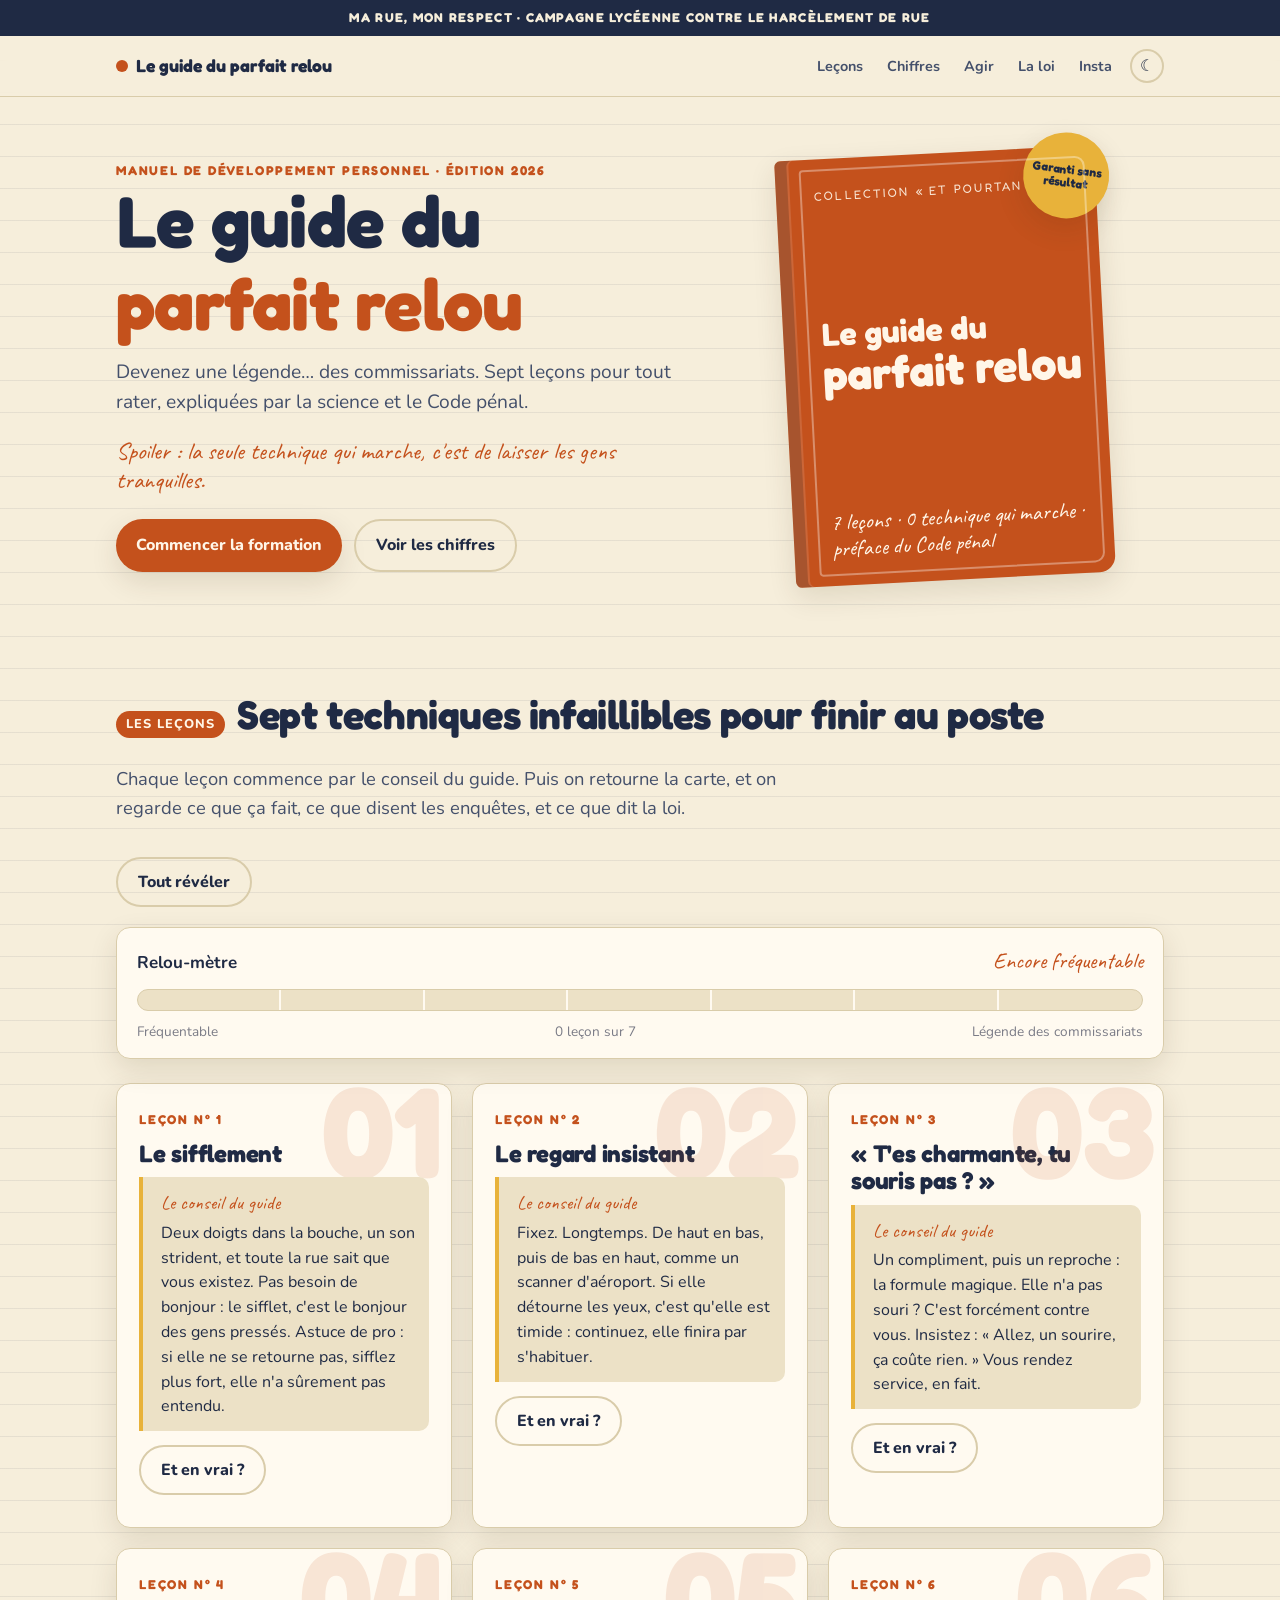
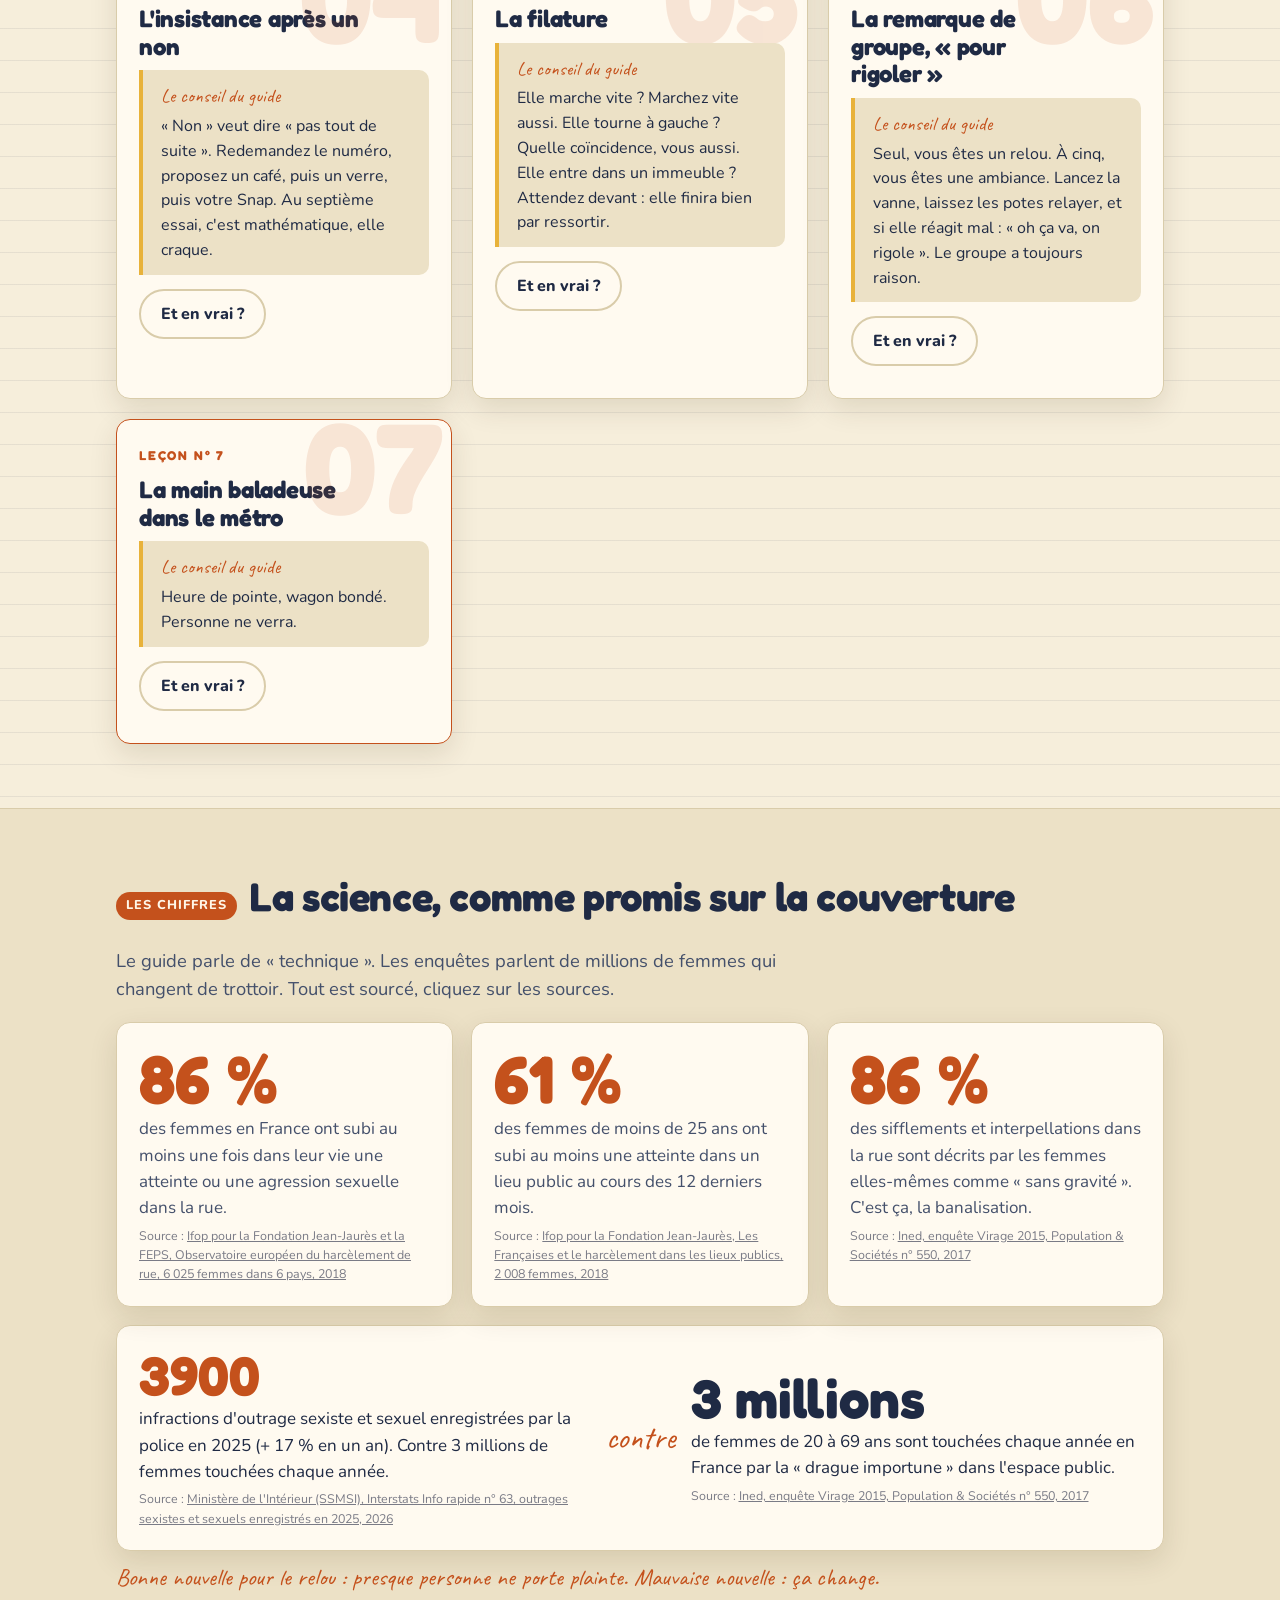
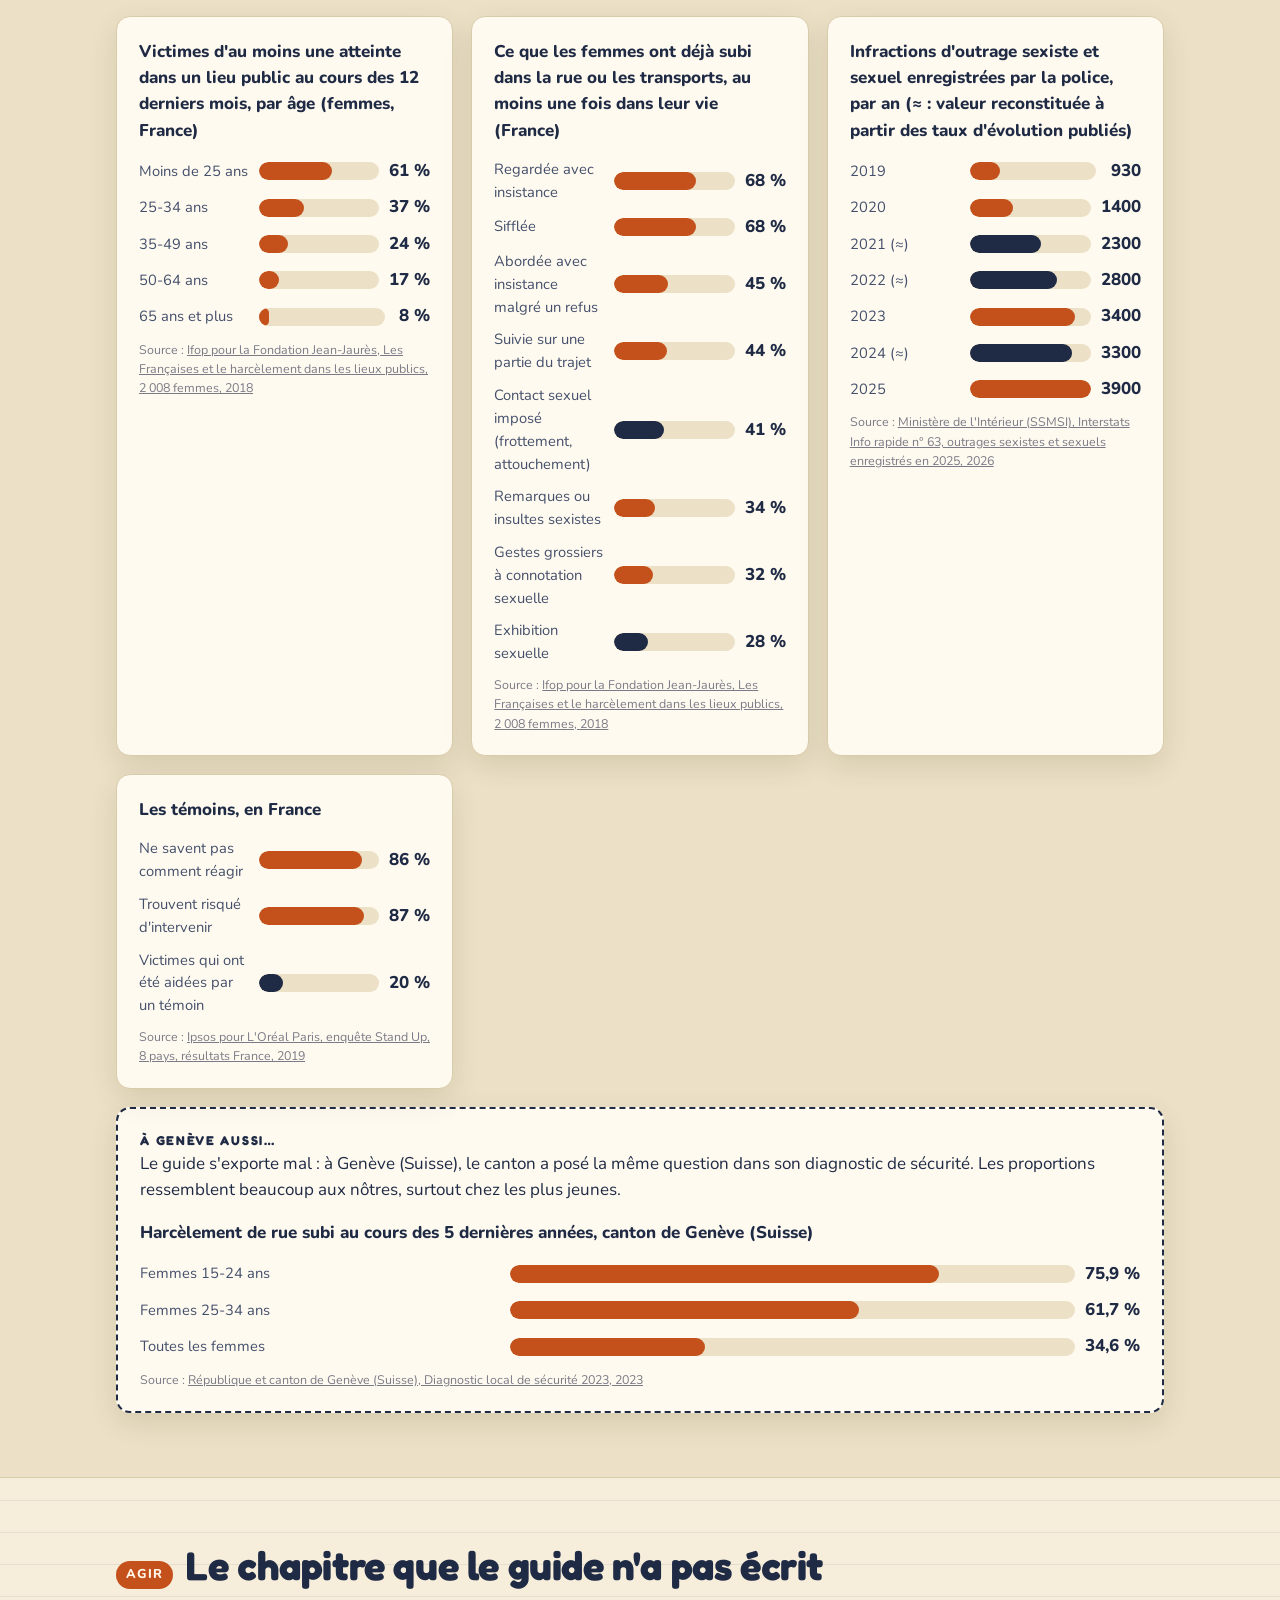
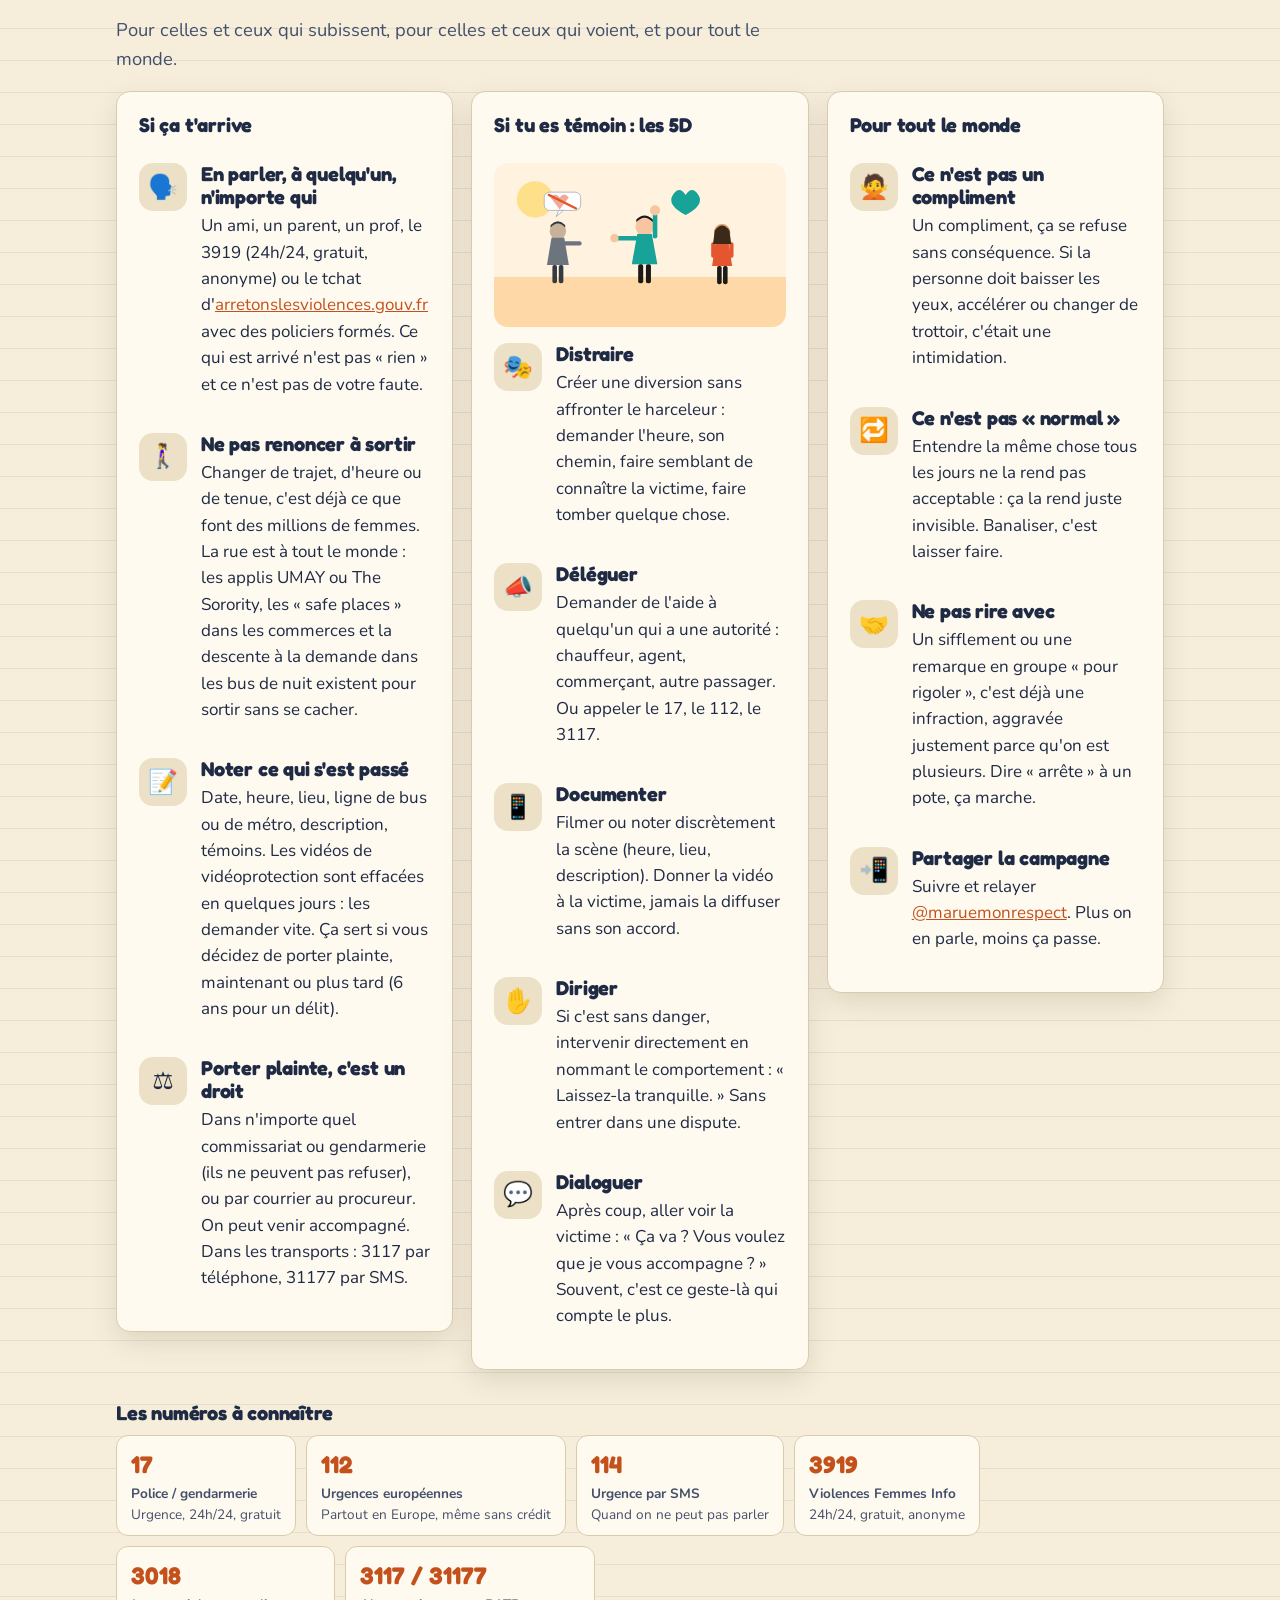
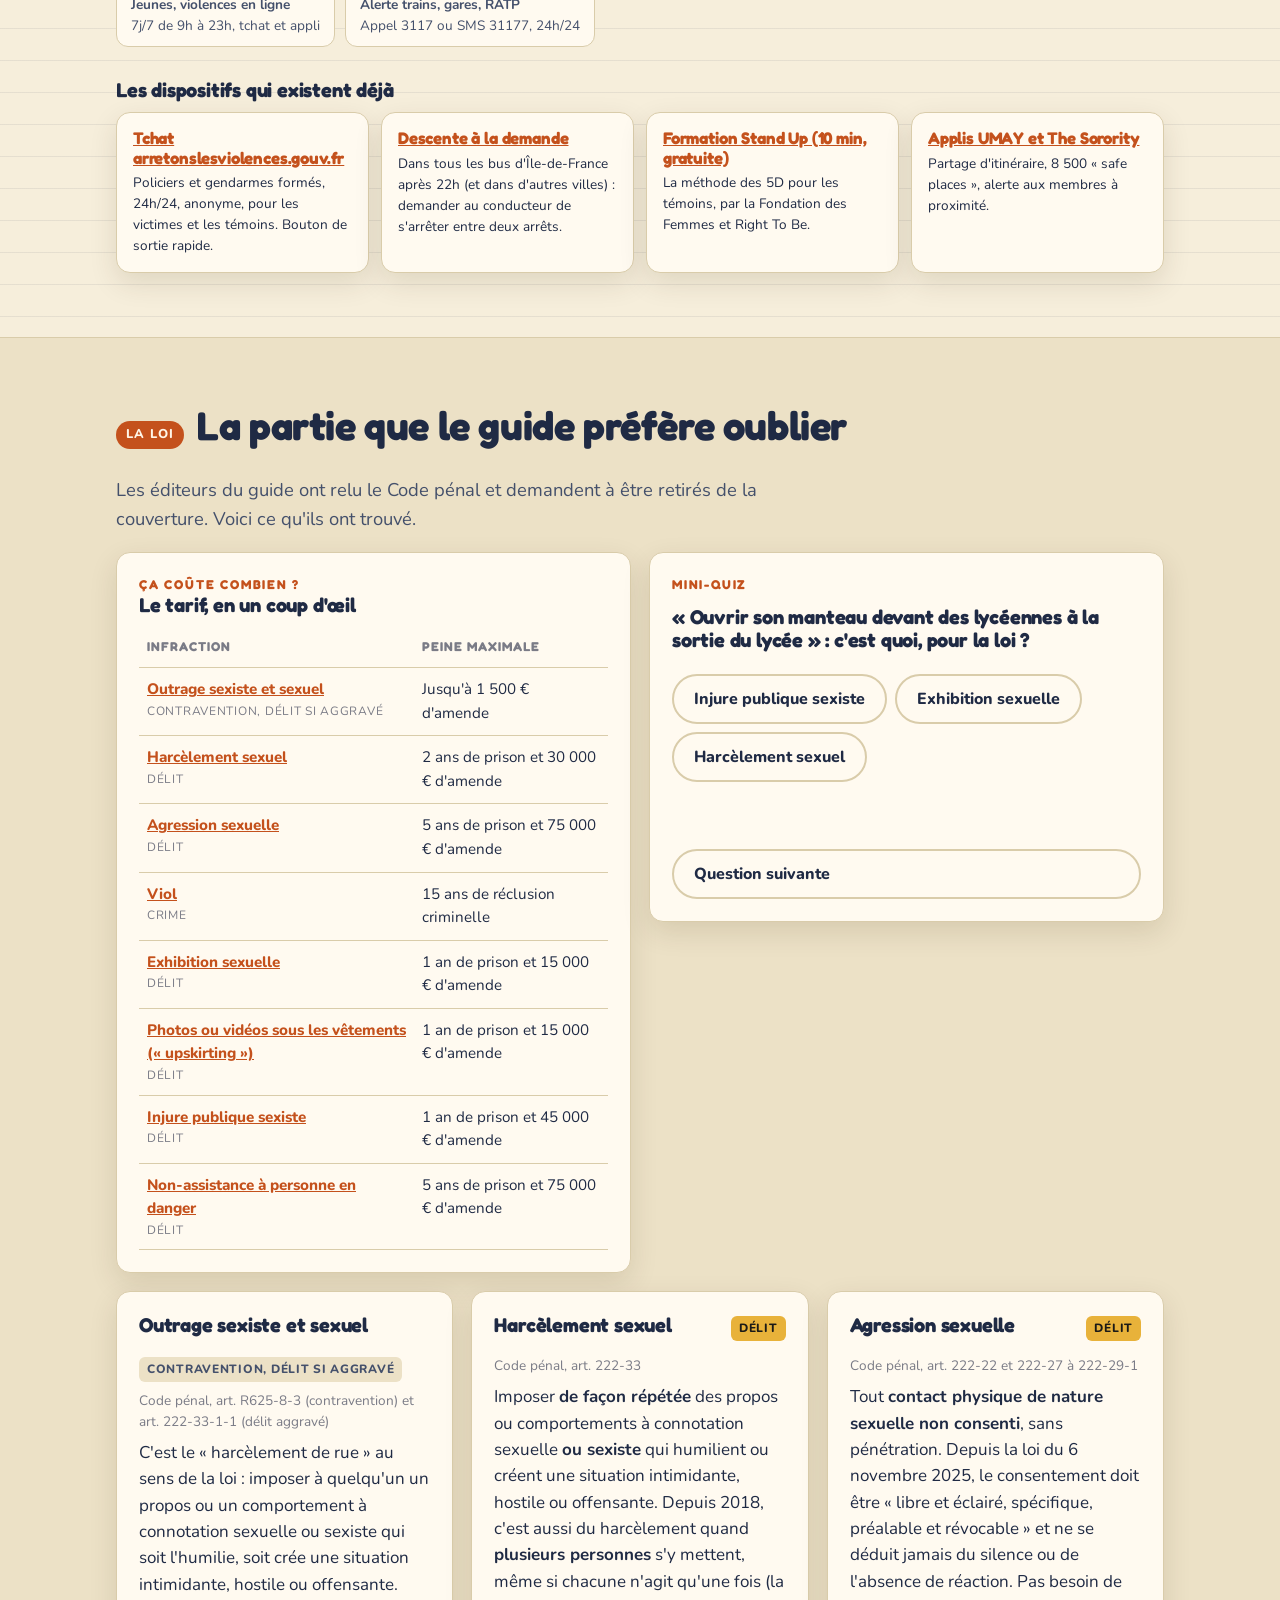
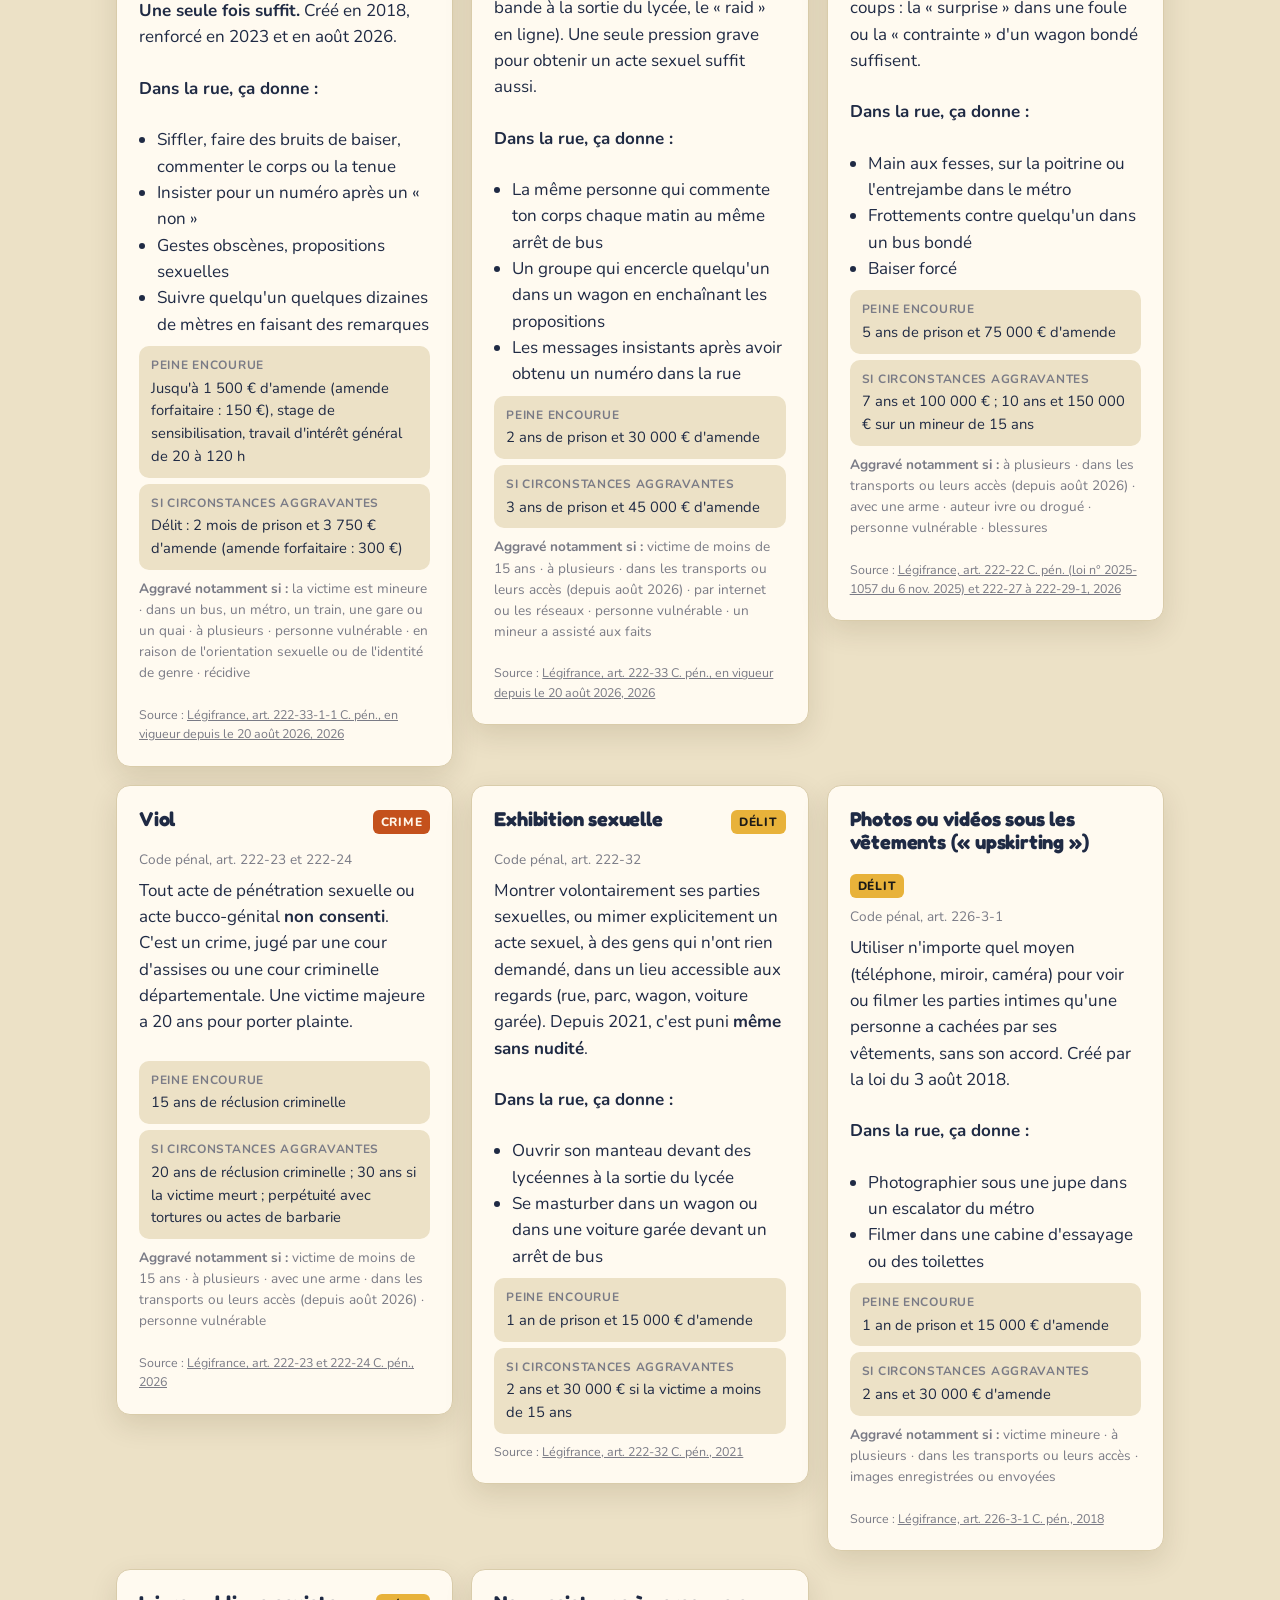
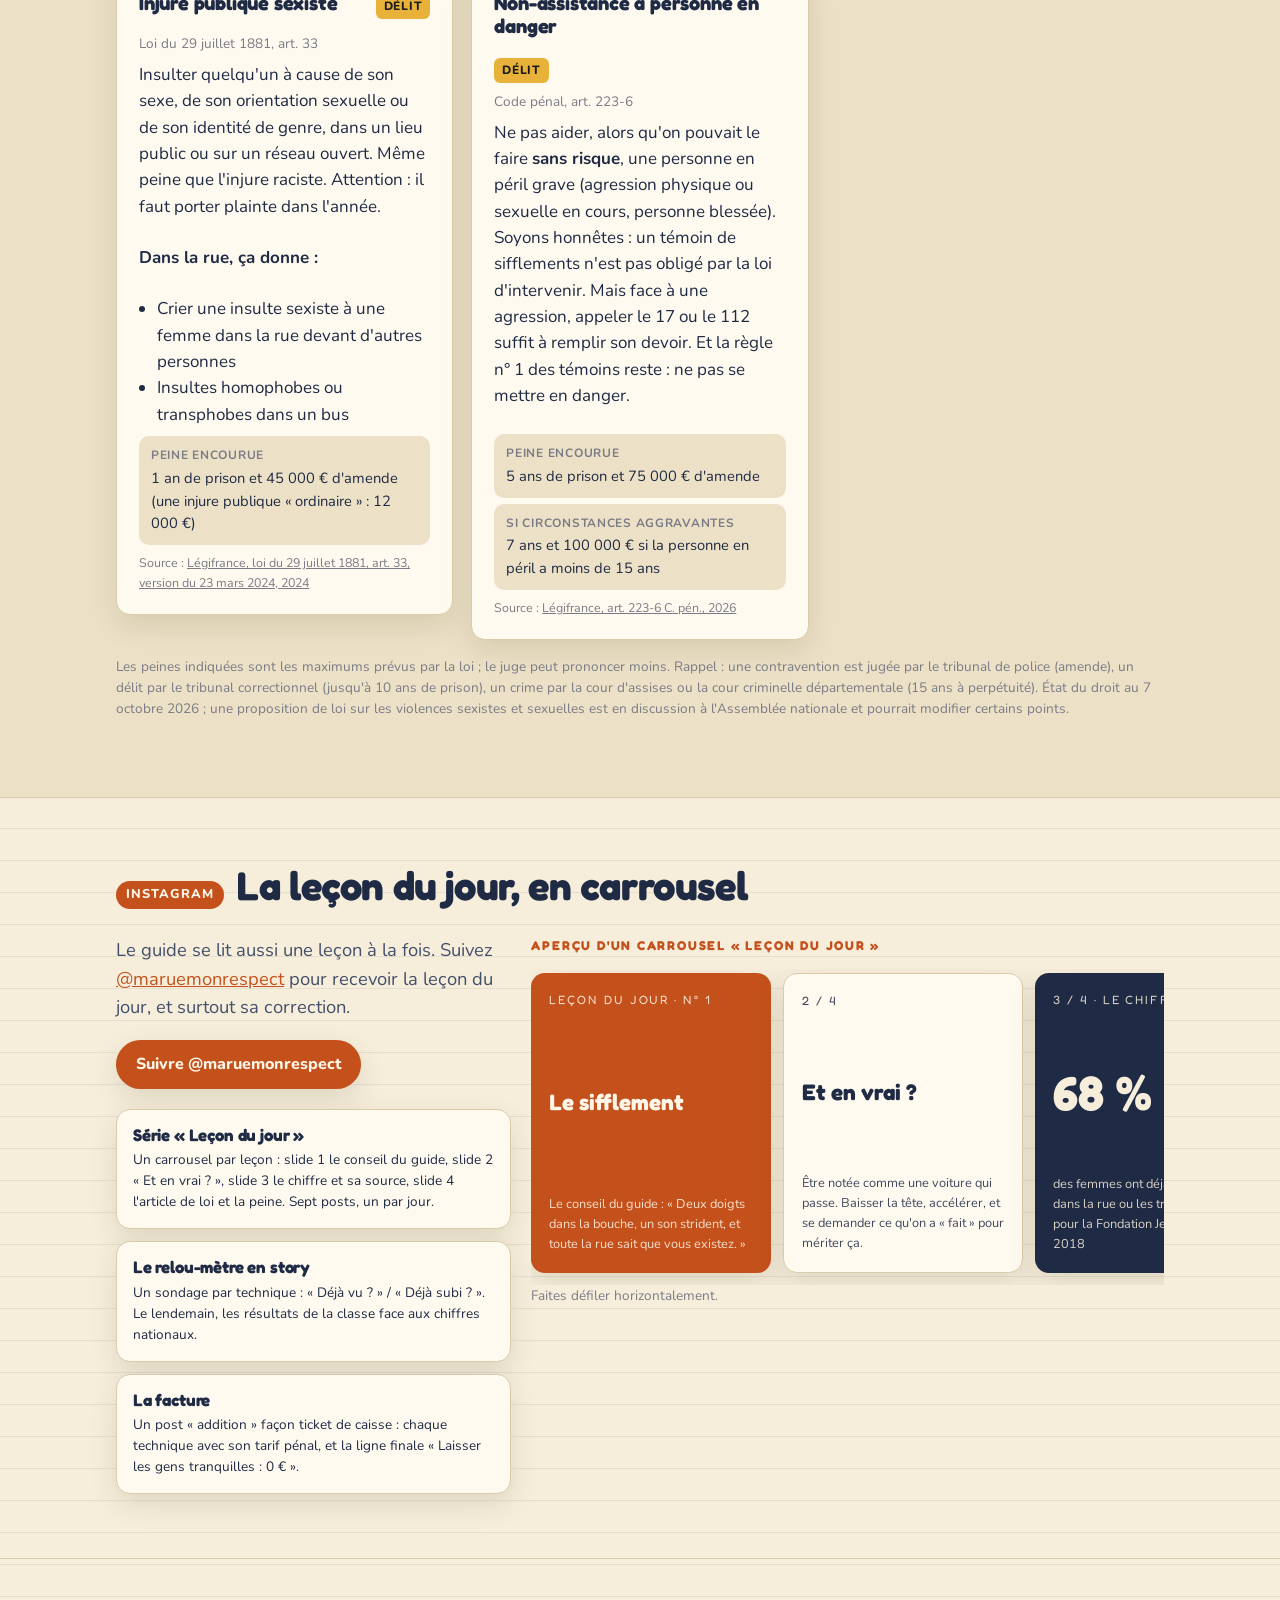
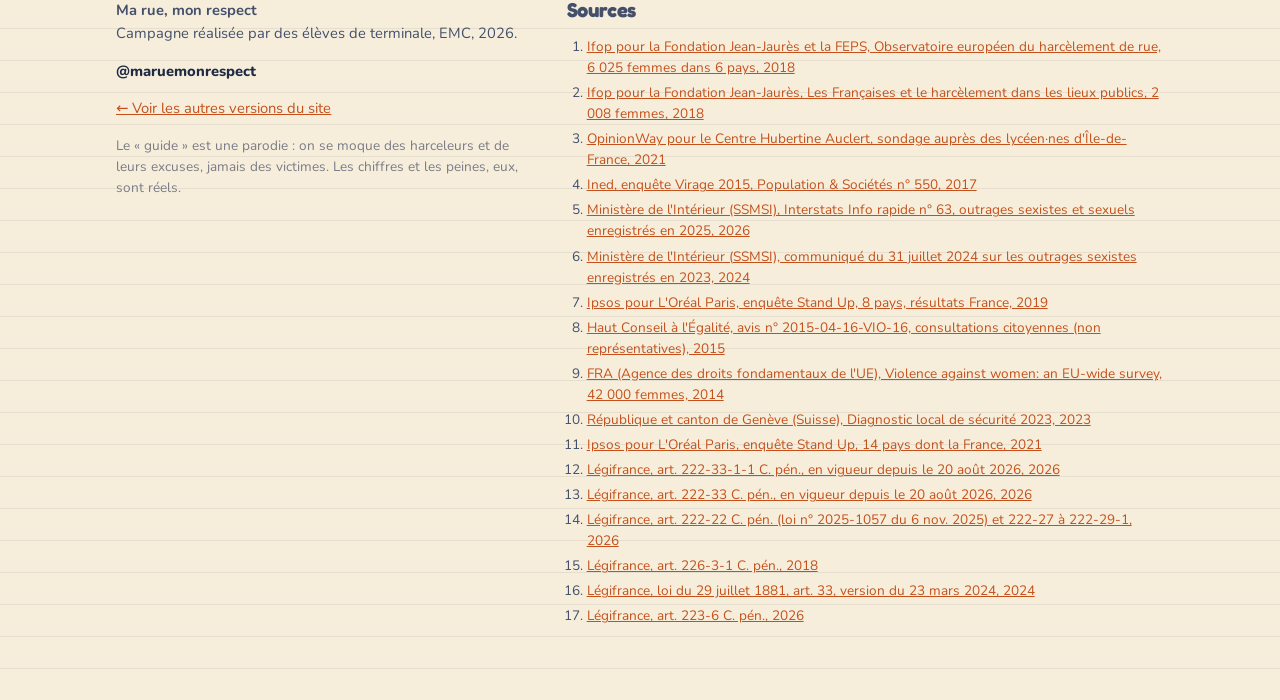
<file: index.html>
<!doctype html>
<html lang="fr">
<head>
  <meta charset="utf-8">
  <meta name="viewport" content="width=device-width, initial-scale=1">
  <title>Le guide du parfait relou — Ma rue, mon respect</title>
  <meta name="description" content="Un faux mode d'emploi de la drague de rue, démonté leçon par leçon par les chiffres et le Code pénal. Campagne lycéenne « Ma rue, mon respect ».">
  <link rel="preconnect" href="https://fonts.googleapis.com">
  <link href="https://fonts.googleapis.com/css2?family=Fredoka:wght@500;700&family=Nunito:wght@400;700;800&family=Caveat:wght@700&display=swap" rel="stylesheet">
  <link rel="stylesheet" href="shared/base.css">
  <style>
    /* ---------- Palette « vieux manuel » : papier crème, orange brûlé, bleu nuit ---------- */
    :root {
      --bg: #f6eedb;
      --bg-2: #ece1c6;
      --ink: #1f2a44;
      --ink-2: #44506b;
      --muted: #7a7b86;
      --accent: #c4511c;
      --accent-ink: #fff6e8;
      --accent-2: #1f2a44;
      --warn: #e8b23a;
      --card: #fffaf0;
      --line: #d9ccaa;
      --shadow: 0 10px 28px rgba(60, 40, 10, 0.12);
      --radius: 14px;
      --font-hand: "Caveat", "Comic Sans MS", cursive;
      --stamp-no: #1f2a44;
      --stamp-ill: #b3301a;
      --paper-line: rgba(31, 42, 68, 0.08);
    }
    @media (prefers-color-scheme: dark) {
      :root:not([data-theme="light"]) {
        --bg: #141a28; --bg-2: #1d2538; --ink: #f3ebd8; --ink-2: #cfc6b0; --muted: #9a9686;
        --accent: #e8743a; --accent-ink: #1a120a; --accent-2: #e7c27a; --warn: #e8b23a;
        --card: #1f2840; --line: #34405c; --shadow: 0 10px 28px rgba(0, 0, 0, 0.45);
        --stamp-no: #e7c27a; --stamp-ill: #ff7a5c; --paper-line: rgba(243, 235, 216, 0.06);
      }
    }
    :root[data-theme="dark"] {
      --bg: #141a28; --bg-2: #1d2538; --ink: #f3ebd8; --ink-2: #cfc6b0; --muted: #9a9686;
      --accent: #e8743a; --accent-ink: #1a120a; --accent-2: #e7c27a; --warn: #e8b23a;
      --card: #1f2840; --line: #34405c; --shadow: 0 10px 28px rgba(0, 0, 0, 0.45);
      --stamp-no: #e7c27a; --stamp-ill: #ff7a5c; --paper-line: rgba(243, 235, 216, 0.06);
    }

    body {
      background: var(--bg);
      background-image: repeating-linear-gradient(0deg, transparent 0 31px, var(--paper-line) 31px 32px);
    }
    .hand { font-family: var(--font-hand); font-size: 1.5rem; line-height: 1.2; color: var(--accent); }
    .kicker { font-family: var(--font-display); font-weight: 700; text-transform: uppercase; letter-spacing: 0.14em; font-size: 0.8rem; color: var(--accent); }
    .nav .brand .dot { background: var(--accent); }
    .theme-btn { border: 2px solid var(--line); background: transparent; color: var(--ink); border-radius: 999px; width: 34px; height: 34px; cursor: pointer; font-size: 1rem; flex: 0 0 auto; }
    .nav .wrap { flex-wrap: wrap; }
    .nav .right { display: flex; align-items: center; gap: 8px; }

    /* ---------- Bandeau ---------- */
    .ribbon { background: var(--accent-2); color: #f6eedb; font-family: var(--font-display); font-weight: 700; letter-spacing: 0.1em; text-transform: uppercase; font-size: 0.8rem; text-align: center; padding: 8px 16px; }
    :root[data-theme="dark"] .ribbon { background: var(--accent); color: var(--accent-ink); }
    @media (prefers-color-scheme: dark) { :root:not([data-theme="light"]) .ribbon { background: var(--accent); color: var(--accent-ink); } }

    /* ---------- Hero ---------- */
    .hero { padding: 56px 0 48px; }
    .hero .wrap { display: grid; grid-template-columns: 1.3fr 1fr; gap: 40px; align-items: center; }
    .hero h1 { font-size: clamp(2.6rem, 7vw, 4.5rem); margin-bottom: 12px; }
    .hero h1 span { color: var(--accent); display: block; }
    .hero .lead { font-size: 1.2rem; }
    .hero .cta { display: flex; gap: 12px; flex-wrap: wrap; margin-top: 24px; }
    .spoiler { margin-top: 20px; }
    @media (max-width: 760px) { .hero .wrap { grid-template-columns: 1fr; } }

    /* Fausse couverture de livre (CSS pur) */
    .book { position: relative; margin: 0 auto; width: 100%; max-width: 320px; aspect-ratio: 3 / 4; background: var(--accent); color: var(--accent-ink); border-radius: 6px 16px 16px 6px; box-shadow: var(--shadow), inset 12px 0 0 rgba(0,0,0,0.18), inset 14px 0 0 rgba(255,255,255,0.12); padding: 28px 24px 24px 38px; display: flex; flex-direction: column; justify-content: space-between; transform: rotate(-3deg); }
    .book::after { content: ""; position: absolute; inset: 10px 10px 10px 24px; border: 2px solid rgba(255,255,255,0.35); border-radius: 4px 10px 10px 4px; pointer-events: none; }
    .book .b-top { font-family: var(--font-display); font-size: 0.75rem; letter-spacing: 0.18em; text-transform: uppercase; opacity: 0.9; }
    .book .b-title { font-family: var(--font-display); font-weight: 700; font-size: 2rem; line-height: 1.05; }
    .book .b-title em { font-style: normal; font-size: 2.8rem; display: block; }
    .book .b-sub { font-family: var(--font-hand); font-size: 1.4rem; line-height: 1.15; }
    .book .b-badge { position: absolute; top: -14px; right: -14px; width: 86px; height: 86px; border-radius: 50%; background: var(--warn); color: #1f2a44; font-family: var(--font-display); font-weight: 700; font-size: 0.75rem; line-height: 1.1; display: grid; place-items: center; text-align: center; transform: rotate(10deg); box-shadow: var(--shadow); padding: 8px; }

    /* ---------- Leçons ---------- */
    .lessons-head { display: flex; justify-content: space-between; gap: 16px; align-items: end; flex-wrap: wrap; margin-bottom: 20px; }
    .meter { position: sticky; top: 68px; z-index: 5; margin-bottom: 24px; padding: 16px 20px; display: grid; gap: 10px; }
    @media (max-width: 640px) { .meter { position: static; } }
    .meter-head { display: flex; justify-content: space-between; gap: 12px; align-items: baseline; flex-wrap: wrap; }
    .meter-head .level { font-family: var(--font-hand); font-size: 1.4rem; color: var(--accent); }
    .meter-track { position: relative; height: 22px; border-radius: 999px; background: var(--bg-2); overflow: hidden; border: 1px solid var(--line); }
    .meter-fill { height: 100%; width: 0; background: linear-gradient(90deg, var(--warn), var(--accent) 60%, var(--stamp-ill)); border-radius: 999px; transition: width 0.7s cubic-bezier(0.2, 0.8, 0.2, 1); }
    .meter-ticks { position: absolute; inset: 0; display: grid; grid-template-columns: repeat(7, 1fr); pointer-events: none; }
    .meter-ticks span { border-right: 2px solid var(--card); }
    .meter-ticks span:last-child { border-right: 0; }
    .meter-foot { display: flex; justify-content: space-between; font-size: 0.85rem; color: var(--muted); }
    .meter-total { margin: 4px 0 0; padding: 12px 14px; border-radius: 10px; background: var(--bg-2); font-weight: 700; }
    .meter-total .big { font-family: var(--font-display); font-size: 1.4rem; color: var(--accent); display: block; }
    .meter-total[hidden] { display: none; }

    .lessons { display: grid; gap: 20px; grid-template-columns: repeat(auto-fit, minmax(300px, 1fr)); }
    .lesson { position: relative; overflow: hidden; padding: 26px 22px 22px; display: flex; flex-direction: column; gap: 10px; }
    .lesson .num { position: absolute; top: -18px; right: 8px; font-family: var(--font-display); font-weight: 700; font-size: 128px; line-height: 1; color: var(--accent); opacity: 0.12; pointer-events: none; user-select: none; }
    .lesson h3 { font-size: 1.5rem; margin: 0; padding-right: 60px; }
    .lesson .conseil { position: relative; margin: 0; padding: 12px 14px 12px 18px; border-left: 4px solid var(--warn); background: var(--bg-2); border-radius: 0 10px 10px 0; font-size: 1rem; }
    .lesson .conseil::before { content: "Le conseil du guide"; display: block; font-family: var(--font-hand); font-size: 1.2rem; color: var(--accent); margin-bottom: 2px; }
    .lesson .btn { align-self: flex-start; margin-top: 4px; }
    .lesson .btn[aria-expanded="true"] { background: var(--accent-2); color: #f6eedb; border-color: var(--accent-2); }
    :root[data-theme="dark"] .lesson .btn[aria-expanded="true"] { color: #141a28; }
    @media (prefers-color-scheme: dark) { :root:not([data-theme="light"]) .lesson .btn[aria-expanded="true"] { color: #141a28; } }
    .panel { display: grid; grid-template-rows: 0fr; transition: grid-template-rows 0.45s cubic-bezier(0.2, 0.8, 0.2, 1); }
    .panel > .inner { overflow: hidden; visibility: hidden; transition: visibility 0s linear 0.45s; }
    .lesson.open .panel { grid-template-rows: 1fr; }
    .lesson.open .panel > .inner { visibility: visible; transition-delay: 0s; }
    .truth { display: grid; gap: 10px; padding-top: 12px; }
    .truth .row { display: grid; grid-template-columns: 96px 1fr; gap: 10px; align-items: start; padding: 10px 0; border-top: 1px dashed var(--line); }
    .truth .row .k { font-family: var(--font-display); font-weight: 700; font-size: 0.8rem; text-transform: uppercase; letter-spacing: 0.08em; color: var(--accent); padding-top: 3px; }
    .truth .row .v { margin: 0; }
    .truth .row .v .n { font-family: var(--font-display); font-weight: 700; font-size: 1.6rem; color: var(--accent); line-height: 1; margin-right: 6px; font-variant-numeric: tabular-nums; }
    .truth .row .v .source { display: block; margin-top: 4px; }
    .truth .sec { font-weight: 800; font-size: 1.05rem; margin: 0; padding-top: 12px; }
    .truth .law-link { font-weight: 800; }
    .truth .peine { display: inline-block; margin-top: 4px; padding: 3px 8px; border-radius: 6px; background: var(--bg-2); font-size: 0.92rem; }
    .stamp { position: absolute; top: 18px; right: 14px; z-index: 2; font-family: var(--font-display); font-weight: 700; font-size: 1rem; letter-spacing: 0.14em; text-transform: uppercase; padding: 6px 12px; border: 3px double currentColor; border-radius: 6px; color: var(--stamp-ill); opacity: 0; transform: rotate(-9deg) scale(1.8); transition: transform 0.4s cubic-bezier(0.2, 1.5, 0.4, 1), opacity 0.25s ease; pointer-events: none; mix-blend-mode: multiply; }
    .stamp.no { color: var(--stamp-no); }
    .lesson.open .stamp { opacity: 0.9; transform: rotate(-9deg) scale(1); }
    @media (prefers-color-scheme: dark) { :root:not([data-theme="light"]) .stamp { mix-blend-mode: normal; } }
    :root[data-theme="dark"] .stamp { mix-blend-mode: normal; }
    .lesson.last { border-color: var(--accent); }
    @media (prefers-reduced-motion: reduce) { .panel, .stamp, .meter-fill { transition: none; } }
    /* Capture / vérification : ?reveal=1 force l'affichage des éléments animés au défilement */
    .force-reveal .reveal { opacity: 1; transform: none; transition: none; }

    /* ---------- Chiffres ---------- */
    .chiffres { background: var(--bg-2); border-top: 1px solid var(--line); border-bottom: 1px solid var(--line); }
    .contrast { display: grid; grid-template-columns: 1fr auto 1fr; gap: 16px; align-items: center; }
    .contrast .vs { font-family: var(--font-hand); font-size: 2rem; color: var(--accent); text-align: center; }
    .contrast .side { display: flex; flex-direction: column; gap: 4px; }
    .contrast .side .num { font-family: var(--font-display); font-weight: 700; font-size: clamp(2.2rem, 6vw, 3.4rem); line-height: 1; color: var(--accent); font-variant-numeric: tabular-nums; }
    .contrast .side.alt .num { color: var(--accent-2); }
    @media (max-width: 560px) { .contrast { grid-template-columns: 1fr; } }
    .geneve { border: 2px dashed var(--accent-2); }
    .geneve .kicker { color: var(--accent-2); }

    /* ---------- Agir ---------- */
    .agir-block { display: grid; gap: 16px; }
    .agir-block img { border-radius: var(--radius); }
    .dispositifs { display: grid; gap: 12px; grid-template-columns: repeat(auto-fit, minmax(240px, 1fr)); }
    .dispositifs .card { padding: 16px; }
    .dispositifs h3 { font-size: 1.05rem; margin-bottom: 4px; }

    /* ---------- Loi ---------- */
    .tarif { width: 100%; border-collapse: collapse; font-size: 0.95rem; }
    .tarif th, .tarif td { text-align: left; padding: 10px 8px; border-bottom: 1px solid var(--line); vertical-align: top; }
    .tarif th { font-family: var(--font-display); font-size: 0.8rem; letter-spacing: 0.08em; text-transform: uppercase; color: var(--muted); }
    .tarif td:first-child { font-weight: 800; }
    .tarif .nat { font-size: 0.75rem; text-transform: uppercase; letter-spacing: 0.06em; color: var(--muted); display: block; font-weight: 400; }
    .tarif-wrap { overflow-x: auto; }
    .tarif-wrap .card { min-width: 0; }
    .quiz { display: grid; gap: 12px; }
    .quiz .choices { display: flex; gap: 8px; flex-wrap: wrap; }
    .quiz .verdict { font-weight: 800; min-height: 1.5em; }
    .quiz .verdict.ok { color: var(--accent-2); }
    .quiz .verdict.ko { color: var(--stamp-ill); }

    /* ---------- Instagram ---------- */
    .insta-wrap { display: grid; gap: 20px; grid-template-columns: 1fr 1.6fr; align-items: start; }
    .insta-wrap > div { min-width: 0; }
    @media (max-width: 760px) { .insta-wrap { grid-template-columns: 1fr; } }
    .carousel { min-width: 0; display: flex; gap: 12px; overflow-x: auto; scroll-snap-type: x mandatory; padding: 4px 4px 12px; -webkit-overflow-scrolling: touch; }
    .slide { flex: 0 0 240px; aspect-ratio: 4 / 5; scroll-snap-align: start; border-radius: 14px; padding: 18px; display: flex; flex-direction: column; justify-content: space-between; background: var(--accent); color: var(--accent-ink); box-shadow: var(--shadow); }
    .slide.alt { background: var(--accent-2); color: #f6eedb; }
    :root[data-theme="dark"] .slide.alt { color: #141a28; }
    @media (prefers-color-scheme: dark) { :root:not([data-theme="light"]) .slide.alt { color: #141a28; } }
    .slide.paper { background: var(--card); color: var(--ink); border: 1px solid var(--line); }
    .slide .s-kicker { font-family: var(--font-display); font-size: 0.75rem; letter-spacing: 0.16em; text-transform: uppercase; opacity: 0.85; }
    .slide .s-title { font-family: var(--font-display); font-weight: 700; font-size: 1.4rem; line-height: 1.1; }
    .slide .s-big { font-family: var(--font-display); font-weight: 700; font-size: 3rem; line-height: 1; }
    .slide .s-foot { font-size: 0.8rem; opacity: 0.85; }
    .insta-ideas { display: grid; gap: 12px; }
    .insta-ideas .card { padding: 16px; }
    .insta-ideas h3 { font-size: 1.05rem; margin-bottom: 4px; }

    footer .foot-grid { display: grid; gap: 24px; grid-template-columns: 1fr 1.4fr; }
    @media (max-width: 760px) { footer .foot-grid { grid-template-columns: 1fr; } }
    footer ol { font-size: 0.85rem; }
  </style>
</head>
<body>
  <div class="ribbon">Ma rue, mon respect · Campagne lycéenne contre le harcèlement de rue</div>
  <nav class="nav" aria-label="Navigation principale">
    <div class="wrap">
      <a class="brand" href="#top"><span class="dot" aria-hidden="true"></span>Le guide du parfait relou</a>
      <div class="right">
        <ul>
          <li><a href="#lecons">Leçons</a></li>
          <li><a href="#chiffres">Chiffres</a></li>
          <li><a href="#agir">Agir</a></li>
          <li><a href="#loi">La loi</a></li>
          <li><a href="#insta">Insta</a></li>
        </ul>
        <button class="theme-btn" id="theme" type="button" aria-label="Basculer le mode sombre" title="Mode sombre / clair">☾</button>
      </div>
    </div>
  </nav>

  <main id="top">
    <!-- ======== 1. Accueil ======== -->
    <header class="hero">
      <div class="wrap">
        <div>
          <div class="kicker">Manuel de développement personnel · Édition 2026</div>
          <h1>Le guide du <span>parfait relou</span></h1>
          <p class="lead">Devenez une légende… des commissariats. Sept leçons pour tout rater, expliquées par la science et le Code pénal.</p>
          <p class="hand spoiler">Spoiler : la seule technique qui marche, c'est de laisser les gens tranquilles.</p>
          <div class="cta">
            <a class="btn" href="#lecons">Commencer la formation</a>
            <a class="btn ghost" href="#chiffres">Voir les chiffres</a>
          </div>
        </div>
        <div class="book" aria-hidden="true">
          <div class="b-top">Collection « Et pourtant »</div>
          <div class="b-title">Le guide du <em>parfait relou</em></div>
          <div class="b-sub">7 leçons · 0 technique qui marche · préface du Code pénal</div>
          <div class="b-badge">Garanti sans résultat</div>
        </div>
      </div>
    </header>

    <!-- ======== Les leçons ======== -->
    <section id="lecons">
      <div class="wrap">
        <div class="lessons-head">
          <div>
            <div class="section-title"><span class="tag">Les leçons</span><h2>Sept techniques infaillibles pour finir au poste</h2></div>
            <p class="lead">Chaque leçon commence par le conseil du guide. Puis on retourne la carte, et on regarde ce que ça fait, ce que disent les enquêtes, et ce que dit la loi.</p>
          </div>
          <button class="btn ghost" id="reveal-all" type="button">Tout révéler</button>
        </div>

        <div class="card meter" id="meter">
          <div class="meter-head"><strong>Relou-mètre</strong><span class="level" id="meter-level">Encore fréquentable</span></div>
          <div class="meter-track" role="progressbar" aria-label="Relou-mètre" aria-valuemin="0" aria-valuemax="7" aria-valuenow="0" id="meter-bar">
            <div class="meter-fill" id="meter-fill"></div>
            <div class="meter-ticks" aria-hidden="true"><span></span><span></span><span></span><span></span><span></span><span></span><span></span></div>
          </div>
          <div class="meter-foot"><span>Fréquentable</span><span id="meter-count">0 leçon sur 7</span><span>Légende des commissariats</span></div>
          <p class="meter-total" id="meter-total" hidden></p>
        </div>

        <div class="lessons" id="lessons"></div>
      </div>
    </section>

    <!-- ======== 2. Les chiffres ======== -->
    <section id="chiffres" class="chiffres">
      <div class="wrap">
        <div class="section-title"><span class="tag">Les chiffres</span><h2>La science, comme promis sur la couverture</h2></div>
        <p class="lead">Le guide parle de « technique ». Les enquêtes parlent de millions de femmes qui changent de trottoir. Tout est sourcé, cliquez sur les sources.</p>
        <div class="grid grid-3" id="big-stats"></div>

        <div class="card reveal contrast" style="margin-top: 18px;">
          <div class="side">
            <div class="num" id="c-3900"></div>
            <div class="label" id="c-3900-l"></div>
            <div class="source" id="c-3900-s"></div>
          </div>
          <div class="vs">contre</div>
          <div class="side alt">
            <div class="num" id="c-3m"></div>
            <div class="label" id="c-3m-l"></div>
            <div class="source" id="c-3m-s"></div>
          </div>
        </div>
        <p class="hand" style="margin-top: 12px;">Bonne nouvelle pour le relou : presque personne ne porte plainte. Mauvaise nouvelle : ça change.</p>

        <div class="grid grid-2" id="charts" style="margin-top: 18px;"></div>

        <div class="card reveal geneve" style="margin-top: 18px;">
          <div class="kicker">À Genève aussi…</div>
          <p>Le guide s'exporte mal : à Genève (Suisse), le canton a posé la même question dans son diagnostic de sécurité. Les proportions ressemblent beaucoup aux nôtres, surtout chez les plus jeunes.</p>
          <div id="chart-geneve"></div>
        </div>
      </div>
    </section>

    <!-- ======== 3. Agir ======== -->
    <section id="agir">
      <div class="wrap">
        <div class="section-title"><span class="tag">Agir</span><h2>Le chapitre que le guide n'a pas écrit</h2></div>
        <p class="lead">Pour celles et ceux qui subissent, pour celles et ceux qui voient, et pour tout le monde.</p>
        <div class="grid grid-3" style="align-items: start;">
          <div class="card agir-block">
            <h3>Si ça t'arrive</h3>
            <div id="act-victimes" class="grid"></div>
          </div>
          <div class="card agir-block">
            <h3>Si tu es témoin : les 5D</h3>
            <img src="shared/img/temoin.svg" alt="Un témoin s'interpose calmement entre une personne harcelée et un harceleur dans la rue." width="640" height="360">
            <div id="act-temoins" class="grid"></div>
          </div>
          <div class="card agir-block">
            <h3>Pour tout le monde</h3>
            <div id="act-tous" class="grid"></div>
          </div>
        </div>

        <h3 style="margin-top: 32px;">Les numéros à connaître</h3>
        <div class="contacts" id="contacts"></div>

        <h3 style="margin-top: 32px;">Les dispositifs qui existent déjà</h3>
        <div class="dispositifs" id="dispositifs"></div>
      </div>
    </section>

    <!-- ======== 4. La loi ======== -->
    <section id="loi" class="chiffres">
      <div class="wrap">
        <div class="section-title"><span class="tag">La loi</span><h2>La partie que le guide préfère oublier</h2></div>
        <p class="lead">Les éditeurs du guide ont relu le Code pénal et demandent à être retirés de la couverture. Voici ce qu'ils ont trouvé.</p>

        <div class="grid grid-2" style="align-items: start;">
          <div class="card reveal tarif-wrap">
            <div class="kicker">Ça coûte combien ?</div>
            <h3>Le tarif, en un coup d'œil</h3>
            <table class="tarif" id="tarif">
              <thead><tr><th scope="col">Infraction</th><th scope="col">Peine maximale</th></tr></thead>
              <tbody></tbody>
            </table>
          </div>
          <div class="card reveal quiz" id="quiz">
            <div class="kicker">Mini-quiz</div>
            <h3 id="quiz-q"></h3>
            <div class="choices" id="quiz-choices"></div>
            <p class="verdict" id="quiz-verdict" aria-live="polite"></p>
            <button class="btn ghost" id="quiz-next" type="button">Question suivante</button>
          </div>
        </div>

        <div class="grid grid-2" id="lois" style="margin-top: 18px; align-items: start;"></div>
        <p class="small muted" id="loi-note" style="margin-top: 16px;"></p>
      </div>
    </section>

    <!-- ======== 5. Instagram ======== -->
    <section id="insta">
      <div class="wrap">
        <div class="section-title"><span class="tag">Instagram</span><h2>La leçon du jour, en carrousel</h2></div>
        <div class="insta-wrap">
          <div>
            <p class="lead">Le guide se lit aussi une leçon à la fois. Suivez <a id="insta-link" href="#" target="_blank" rel="noopener"></a> pour recevoir la leçon du jour, et surtout sa correction.</p>
            <a class="btn" id="insta-btn" href="#" target="_blank" rel="noopener">Suivre @maruemonrespect</a>
            <div class="insta-ideas" style="margin-top: 20px;" id="insta-ideas"></div>
          </div>
          <div>
            <p class="kicker">Aperçu d'un carrousel « Leçon du jour »</p>
            <div class="carousel" id="carousel" aria-label="Aperçu du carrousel Instagram"></div>
            <p class="small muted">Faites défiler horizontalement.</p>
          </div>
        </div>
      </div>
    </section>
  </main>

  <footer>
    <div class="wrap foot-grid">
      <div>
        <p><strong>Ma rue, mon respect</strong><br>Campagne réalisée par des élèves de terminale, EMC, <span id="foot-year"></span>.</p>
        <p><a class="insta" id="foot-insta" href="#" target="_blank" rel="noopener"></a></p>
        <p><a href="versions.html">← Voir les autres versions du site</a></p>
        <p class="small muted">Le « guide » est une parodie : on se moque des harceleurs et de leurs excuses, jamais des victimes. Les chiffres et les peines, eux, sont réels.</p>
      </div>
      <div>
        <h3>Sources</h3>
        <div id="sources"></div>
      </div>
    </div>
  </footer>

  <script src="shared/charts.js"></script>
  <script src="shared/data.js"></script>
  <script src="shared/render.js"></script>
  <script>
  (function () {
    'use strict';
    var D = window.MRMR, esc = Charts.esc, el = Render.el, $ = function (id) { return document.getElementById(id); };

    /* ---------- Thème ---------- */
    (function () {
      var root = document.documentElement, btn = $('theme');
      try { var saved = localStorage.getItem('mrmr-theme'); if (saved) root.setAttribute('data-theme', saved); } catch (e) {}
      function isDark() {
        var t = root.getAttribute('data-theme');
        if (t) return t === 'dark';
        return window.matchMedia && window.matchMedia('(prefers-color-scheme: dark)').matches;
      }
      function paint() { btn.textContent = isDark() ? '☀' : '☾'; }
      btn.addEventListener('click', function () {
        var next = isDark() ? 'light' : 'dark';
        root.setAttribute('data-theme', next);
        try { localStorage.setItem('mrmr-theme', next); } catch (e) {}
        paint();
      });
      paint();
    })();

    /* ---------- Lecture des peines depuis MRMR.lois (jamais de chiffre en dur) ---------- */
    function parsePeine(str) {
      var ans = str.match(/(\d+)\s*ans?\s+de\s+(?:prison|réclusion)/);
      var mois = str.match(/(\d+)\s*mois\s+de\s+prison/);
      var eur = str.match(/(\d[\d\s  ]*)\s*€/);
      return {
        ans: ans ? parseInt(ans[1], 10) : 0,
        mois: mois ? parseInt(mois[1], 10) : 0,
        euros: eur ? parseInt(eur[1].replace(/[\s  ]/g, ''), 10) : 0
      };
    }
    function fmtEuros(n) { return String(n).replace(/\B(?=(\d{3})+(?!\d))/g, ' ') + ' €'; }
    function fmtDuree(ans, mois) {
      ans += Math.floor(mois / 12); mois = mois % 12;
      var parts = [];
      if (ans) parts.push(ans + ' an' + (ans > 1 ? 's' : ''));
      if (mois) parts.push(mois + ' mois');
      return parts.length ? parts.join(' et ') : '0 jour';
    }
    /* Peine courte (texte avant la première parenthèse) */
    function peineCourte(str) { return str.replace(/\s*\(.*$/, '').replace(/,\s*stage.*$/, ''); }

    /* ---------- Les 7 leçons ----------
       stat : { id } → MRMR.stats ; { series, item, lbl } → un item de MRMR.series (valeur lue dans les données).
       loi : id MRMR.lois ; aggravee : true → on affiche et on compte la peine aggravée.
       seuil : true → le fait seul n'est pas une infraction, on ne le compte pas dans le total. */
    var LESSONS = [
      { titre: 'Le sifflement',
        conseil: 'Deux doigts dans la bouche, un son strident, et toute la rue sait que vous existez. Pas besoin de bonjour : le sifflet, c\'est le bonjour des gens pressés. Astuce de pro : si elle ne se retourne pas, sifflez plus fort, elle n\'a sûrement pas entendu.',
        ressenti: 'Être notée comme une voiture qui passe. Baisser la tête, accélérer, et se demander ce qu\'on a « fait » pour mériter ça.',
        stat: { series: 'actes', item: 'Sifflée', lbl: 'des femmes ont déjà été sifflées dans la rue ou les transports.' },
        loi: 'outrage', stamp: 'Illégal' },
      { titre: 'Le regard insistant',
        conseil: 'Fixez. Longtemps. De haut en bas, puis de bas en haut, comme un scanner d\'aéroport. Si elle détourne les yeux, c\'est qu\'elle est timide : continuez, elle finira par s\'habituer.',
        ressenti: 'Vérifier sa tenue, changer de place dans le wagon, sortir son téléphone pour avoir l\'air occupée. Se sentir surveillée dans un lieu public.',
        stat: { series: 'actes', item: 'Regardée avec insistance', lbl: 'des femmes ont déjà été regardées avec insistance dans la rue ou les transports.' },
        loi: 'outrage', seuil: true, stamp: 'Déconseillé',
        loiTexte: 'Un regard tout seul n\'a pas d\'article dans le Code pénal. Mais dès qu\'il s\'accompagne d\'un mot, d\'un bruit de baiser ou d\'un geste, ça devient un outrage sexiste et sexuel.' },
      { titre: '« T\'es charmante, tu souris pas ? »',
        conseil: 'Un compliment, puis un reproche : la formule magique. Elle n\'a pas souri ? C\'est forcément contre vous. Insistez : « Allez, un sourire, ça coûte rien. » Vous rendez service, en fait.',
        ressenti: 'Devoir gérer l\'humeur d\'un inconnu. Sourire pour que ça s\'arrête, puis s\'en vouloir d\'avoir souri.',
        stat: { id: 's3m' },
        loi: 'outrage', stamp: 'Illégal' },
      { titre: 'L\'insistance après un non',
        conseil: '« Non » veut dire « pas tout de suite ». Redemandez le numéro, proposez un café, puis un verre, puis votre Snap. Au septième essai, c\'est mathématique, elle craque.',
        ressenti: 'Chercher la formule qui fera partir sans vexer, parce qu\'un vexé peut devenir dangereux. Mentir : « j\'ai un copain ». Regretter d\'avoir répondu poliment.',
        stat: { series: 'actes', item: 'Abordée avec insistance malgré un refus', lbl: 'des femmes ont déjà été abordées avec insistance malgré un refus.' },
        loi: 'outrage', loi2: 'harcelement', loi2Texte: 'Et si c\'est la même personne qui recommence le lendemain au même arrêt :', stamp: 'Illégal' },
      { titre: 'La filature',
        conseil: 'Elle marche vite ? Marchez vite aussi. Elle tourne à gauche ? Quelle coïncidence, vous aussi. Elle entre dans un immeuble ? Attendez devant : elle finira bien par ressortir.',
        ressenti: 'Le cœur qui s\'emballe, changer d\'itinéraire, entrer dans un commerce au hasard, appeler quelqu\'un pour ne pas être seule. Ne plus jamais prendre cette rue.',
        stat: { series: 'actes', item: 'Suivie sur une partie du trajet', lbl: 'des femmes ont déjà été suivies sur une partie de leur trajet.' },
        loi: 'outrage', stamp: 'Illégal' },
      { titre: 'La remarque de groupe, « pour rigoler »',
        conseil: 'Seul, vous êtes un relou. À cinq, vous êtes une ambiance. Lancez la vanne, laissez les potes relayer, et si elle réagit mal : « oh ça va, on rigole ». Le groupe a toujours raison.',
        ressenti: 'Cinq regards, cinq rires, un seul trottoir. Ne pas répondre, parce qu\'on est seule contre cinq. Et s\'entendre dire que c\'est nous qui n\'avons pas d\'humour.',
        stat: { id: 's86banal' },
        loi: 'outrage', aggravee: true, aggravTexte: 'Aggravé parce que commis à plusieurs : ce n\'est plus une contravention, c\'est un délit.', stamp: 'Illégal' },
      { titre: 'La main baladeuse dans le métro',
        conseil: 'Heure de pointe, wagon bondé. Personne ne verra.',
        sec: 'Fin du guide. Ce n\'est pas de la drague, ce n\'est pas du harcèlement : c\'est une agression sexuelle.',
        ressenti: 'La sidération, le dégoût, et la peur de reprendre le métro le lendemain.',
        stat: { id: 's38' },
        loi: 'agression', stamp: 'Illégal', last: true }
    ];

    /* Résout un chiffre vers { value, unit, lbl, source } en échouant bruyamment si la donnée manque */
    function resolveStat(st) {
      if (st.id) {
        var s = D.stats[st.id];
        if (!s) throw new Error('Stat inconnue : ' + st.id);
        return { value: s.value, unit: s.unit, lbl: s.label, source: s.source };
      }
      var ser = D.series[st.series];
      if (!ser) throw new Error('Série inconnue : ' + st.series);
      var it = null;
      ser.items.forEach(function (i) { if (i.label === st.item) it = i; });
      if (!it) throw new Error('Item inconnu dans ' + st.series + ' : ' + st.item);
      return { value: it.value, unit: ser.unit, lbl: st.lbl, source: ser.source };
    }

    function lawHtml(id, aggravee) {
      var l = D.lois[id];
      if (!l) throw new Error('Loi inconnue : ' + id);
      var peine = aggravee ? l.peineAggravee : l.peine;
      return '<a class="law-link" href="#loi-' + esc(id) + '">' + esc(l.nom) + '</a> <span class="small muted">(' + esc(l.nature) + ')</span><br><span class="peine">' + esc(peineCourte(peine)) + '</span>';
    }

    /* ---------- Rendu des cartes ---------- */
    var container = $('lessons'), opened = 0, openedSet = {};
    LESSONS.forEach(function (L, i) {
      var n = i + 1, st = resolveStat(L.stat);
      var html = '<article class="card lesson reveal' + (L.last ? ' last' : '') + '" id="lecon-' + n + '">'
        + '<div class="num" aria-hidden="true">' + (n < 10 ? '0' : '') + n + '</div>'
        + '<div class="kicker">Leçon n° ' + n + '</div>'
        + '<h3>' + esc(L.titre) + '</h3>'
        + '<p class="conseil">' + esc(L.conseil) + '</p>'
        + '<button class="btn ghost" type="button" aria-expanded="false" aria-controls="panel-' + n + '">Et en vrai ?</button>'
        + '<div class="panel" id="panel-' + n + '"><div class="inner"><div class="truth">'
        + (L.sec ? '<p class="sec">' + esc(L.sec) + '</p>' : '')
        + '<div class="row"><div class="k">Ce que ça fait</div><p class="v">' + esc(L.ressenti) + '</p></div>'
        + '<div class="row"><div class="k">Le chiffre</div><p class="v"><span class="n">' + esc(Charts.fmt(st.value, st.unit)) + '</span>' + esc(st.lbl) + '<span class="source">' + Charts.sourceHtml(st.source) + '</span></p></div>'
        + '<div class="row"><div class="k">La loi</div><p class="v">'
        + (L.loiTexte ? esc(L.loiTexte) + '<br>' : '')
        + (L.aggravTexte ? esc(L.aggravTexte) + '<br>' : '')
        + lawHtml(L.loi, !!L.aggravee)
        + (L.loi2 ? '<br><span class="small">' + esc(L.loi2Texte) + '</span><br>' + lawHtml(L.loi2, false) : '')
        + '</p></div>'
        + '</div></div></div>'
        + '<div class="stamp' + (L.seuil ? ' no' : '') + '" aria-hidden="true">' + esc(L.stamp) + '</div>'
        + '</article>';
      var card = el(html);
      container.appendChild(card);
      var btn = card.querySelector('button');
      btn.addEventListener('click', function () {
        var open = card.classList.toggle('open');
        btn.setAttribute('aria-expanded', open ? 'true' : 'false');
        btn.textContent = open ? 'Masquer la vérité' : 'Et en vrai ?';
        if (open && !openedSet[n]) { openedSet[n] = true; opened++; updateMeter(); }
      });
    });

    /* ---------- Relou-mètre ---------- */
    var LEVELS = ['Encore fréquentable', 'Lourd', 'Relou débutant', 'Relou confirmé', 'Relou confirmé', 'Relou professionnel', 'Relou professionnel', 'Légende des commissariats'];
    function totalPeines() {
      var ans = 0, mois = 0, euros = 0;
      LESSONS.forEach(function (L) {
        if (L.seuil) return;
        var l = D.lois[L.loi], p = parsePeine(L.aggravee ? l.peineAggravee : l.peine);
        ans += p.ans; mois += p.mois; euros += p.euros;
      });
      return { ans: ans, mois: mois, euros: euros };
    }
    function updateMeter() {
      var pct = Math.round(100 * opened / LESSONS.length);
      $('meter-fill').style.width = pct + '%';
      $('meter-bar').setAttribute('aria-valuenow', String(opened));
      $('meter-level').textContent = LEVELS[opened];
      $('meter-count').textContent = opened + ' leçon' + (opened > 1 ? 's' : '') + ' sur ' + LESSONS.length;
      var tot = $('meter-total');
      if (opened === LESSONS.length) {
        var t = totalPeines();
        tot.innerHTML = '<span class="big">Total de votre carrière : jusqu\'à ' + esc(fmtDuree(t.ans, t.mois)) + ' de prison et ' + esc(fmtEuros(t.euros)) + ' d\'amende.</span>'
          + 'Ou alors : laisser les gens tranquilles, gratuit. <span class="small muted">(Maximums légaux additionnés, leçon par leçon, hors circonstances aggravantes non comptées. Les regards seuls ne sont pas facturés.)</span>';
        tot.hidden = false;
      } else {
        tot.hidden = true;
      }
    }
    $('reveal-all').addEventListener('click', function () {
      container.querySelectorAll('.lesson').forEach(function (c) {
        if (!c.classList.contains('open')) c.querySelector('button').click();
      });
      $('meter').scrollIntoView({ behavior: 'smooth', block: 'nearest' });
    });

    /* ---------- Chiffres ---------- */
    Render.bigStats($('big-stats'), ['s86', 's61', 's86banal']);
    (function () {
      var a = D.stats.s3900, b = D.stats.s3m;
      Charts.counter($('c-3900'), a.value, a.unit); $('c-3900-l').textContent = a.label; $('c-3900-s').innerHTML = Charts.sourceHtml(a.source);
      Charts.counter($('c-3m'), b.value, b.unit); $('c-3m-l').textContent = b.label; $('c-3m-s').innerHTML = Charts.sourceHtml(b.source);
    })();
    Render.charts($('charts'), ['age', 'actes', 'outrage', 'temoins']);
    Charts.bars($('chart-geneve'), D.series.geneve);

    /* ---------- Agir ---------- */
    Render.actions($('act-victimes'), 'victimes');
    Render.actions($('act-temoins'), 'temoins');
    Render.actions($('act-tous'), 'tous');
    Render.contacts($('contacts'));
    D.dispositifs.forEach(function (d) {
      $('dispositifs').appendChild(el('<div class="card reveal"><h3><a href="' + esc(d.url) + '" target="_blank" rel="noopener">' + esc(d.nom) + '</a></h3><p class="small" style="margin:0">' + esc(d.texte) + '</p></div>'));
    });

    /* ---------- Loi : tarif, quiz, fiches ---------- */
    var tbody = $('tarif').querySelector('tbody');
    Object.keys(D.lois).forEach(function (id) {
      var l = D.lois[id];
      tbody.appendChild(el('<tr><td><a href="#loi-' + esc(id) + '">' + esc(l.nom) + '</a><span class="nat">' + esc(l.nature) + '</span></td><td>' + esc(peineCourte(l.peine)) + '</td></tr>'));
    });

    (function quiz() {
      var ids = Object.keys(D.lois).filter(function (id) { return D.lois[id].exemples && D.lois[id].exemples.length; });
      var pool = [];
      ids.forEach(function (id) { D.lois[id].exemples.forEach(function (ex) { pool.push({ id: id, ex: ex }); }); });
      var qi = -1, order = pool.slice().sort(function () { return Math.random() - 0.5; });
      function render() {
        qi = (qi + 1) % order.length;
        var q = order[qi], good = D.lois[q.id];
        $('quiz-q').textContent = '« ' + q.ex + ' » : c\'est quoi, pour la loi ?';
        var choices = $('quiz-choices'); choices.innerHTML = '';
        $('quiz-verdict').textContent = ''; $('quiz-verdict').className = 'verdict';
        var opts = [q.id];
        var others = ids.filter(function (i) { return i !== q.id; }).sort(function () { return Math.random() - 0.5; });
        opts.push(others[0], others[1]);
        opts.sort(function () { return Math.random() - 0.5; });
        opts.forEach(function (id) {
          var b = el('<button class="btn ghost" type="button">' + esc(D.lois[id].nom) + '</button>');
          b.addEventListener('click', function () {
            var v = $('quiz-verdict');
            if (id === q.id) { v.className = 'verdict ok'; v.textContent = 'Exact : ' + peineCourte(good.peine) + '.'; }
            else { v.className = 'verdict ko'; v.textContent = 'Raté. C\'est « ' + good.nom + ' » : ' + peineCourte(good.peine) + '.'; }
          });
          choices.appendChild(b);
        });
      }
      $('quiz-next').addEventListener('click', render);
      render();
    })();

    Render.lois($('lois'));
    $('loi-note').textContent = D.loiNote;

    /* ---------- Instagram ---------- */
    $('insta-link').textContent = '@' + D.campagne.instagram; $('insta-link').href = D.campagne.instagramUrl;
    $('insta-btn').href = D.campagne.instagramUrl; $('insta-btn').textContent = 'Suivre @' + D.campagne.instagram;
    $('foot-insta').textContent = '@' + D.campagne.instagram; $('foot-insta').href = D.campagne.instagramUrl;
    $('foot-year').textContent = D.campagne.annee;

    var IDEAS = [
      { t: 'Série « Leçon du jour »', x: 'Un carrousel par leçon : slide 1 le conseil du guide, slide 2 « Et en vrai ? », slide 3 le chiffre et sa source, slide 4 l\'article de loi et la peine. Sept posts, un par jour.' },
      { t: 'Le relou-mètre en story', x: 'Un sondage par technique : « Déjà vu ? » / « Déjà subi ? ». Le lendemain, les résultats de la classe face aux chiffres nationaux.' },
      { t: 'La facture', x: 'Un post « addition » façon ticket de caisse : chaque technique avec son tarif pénal, et la ligne finale « Laisser les gens tranquilles : 0 € ».' }
    ];
    IDEAS.forEach(function (i) { $('insta-ideas').appendChild(el('<div class="card"><h3>' + esc(i.t) + '</h3><p class="small" style="margin:0">' + esc(i.x) + '</p></div>')); });

    (function carousel() {
      var L = LESSONS[0], st = resolveStat(L.stat), law = D.lois[L.loi];
      var slides = [
        '<div class="slide"><div class="s-kicker">Leçon du jour · n° 1</div><div class="s-title">' + esc(L.titre) + '</div><div class="s-foot">Le conseil du guide : « ' + esc(L.conseil.split('.')[0]) + '. »</div></div>',
        '<div class="slide paper"><div class="s-kicker">2 / 4</div><div class="s-title">Et en vrai ?</div><div class="s-foot">' + esc(L.ressenti) + '</div></div>',
        '<div class="slide alt"><div class="s-kicker">3 / 4 · Le chiffre</div><div class="s-big">' + esc(Charts.fmt(st.value, st.unit)) + '</div><div class="s-foot">' + esc(st.lbl) + ' ' + esc([st.source.org, st.source.year].join(', ')) + '</div></div>',
        '<div class="slide"><div class="s-kicker">4 / 4 · La loi</div><div class="s-title">' + esc(law.nom) + '</div><div class="s-foot">' + esc(peineCourte(law.peine)) + '. @' + esc(D.campagne.instagram) + '</div></div>'
      ];
      slides.forEach(function (s) { $('carousel').appendChild(el(s)); });
    })();

    /* ---------- Pied de page ---------- */
    Render.sources($('sources'));
    Charts.revealAll();

    /* Paramètres de vérification (captures) : ?reveal=1 et ?open=1 */
    if (/[?&]reveal=1/.test(location.search)) {
      document.documentElement.classList.add('force-reveal');
      document.querySelectorAll('.bar').forEach(function (b) { b.style.width = b.getAttribute('data-w') + '%'; });
    }
    if (/[?&]open=1/.test(location.search)) $('reveal-all').click();
  })();
  </script>
</body>
</html>
</file>
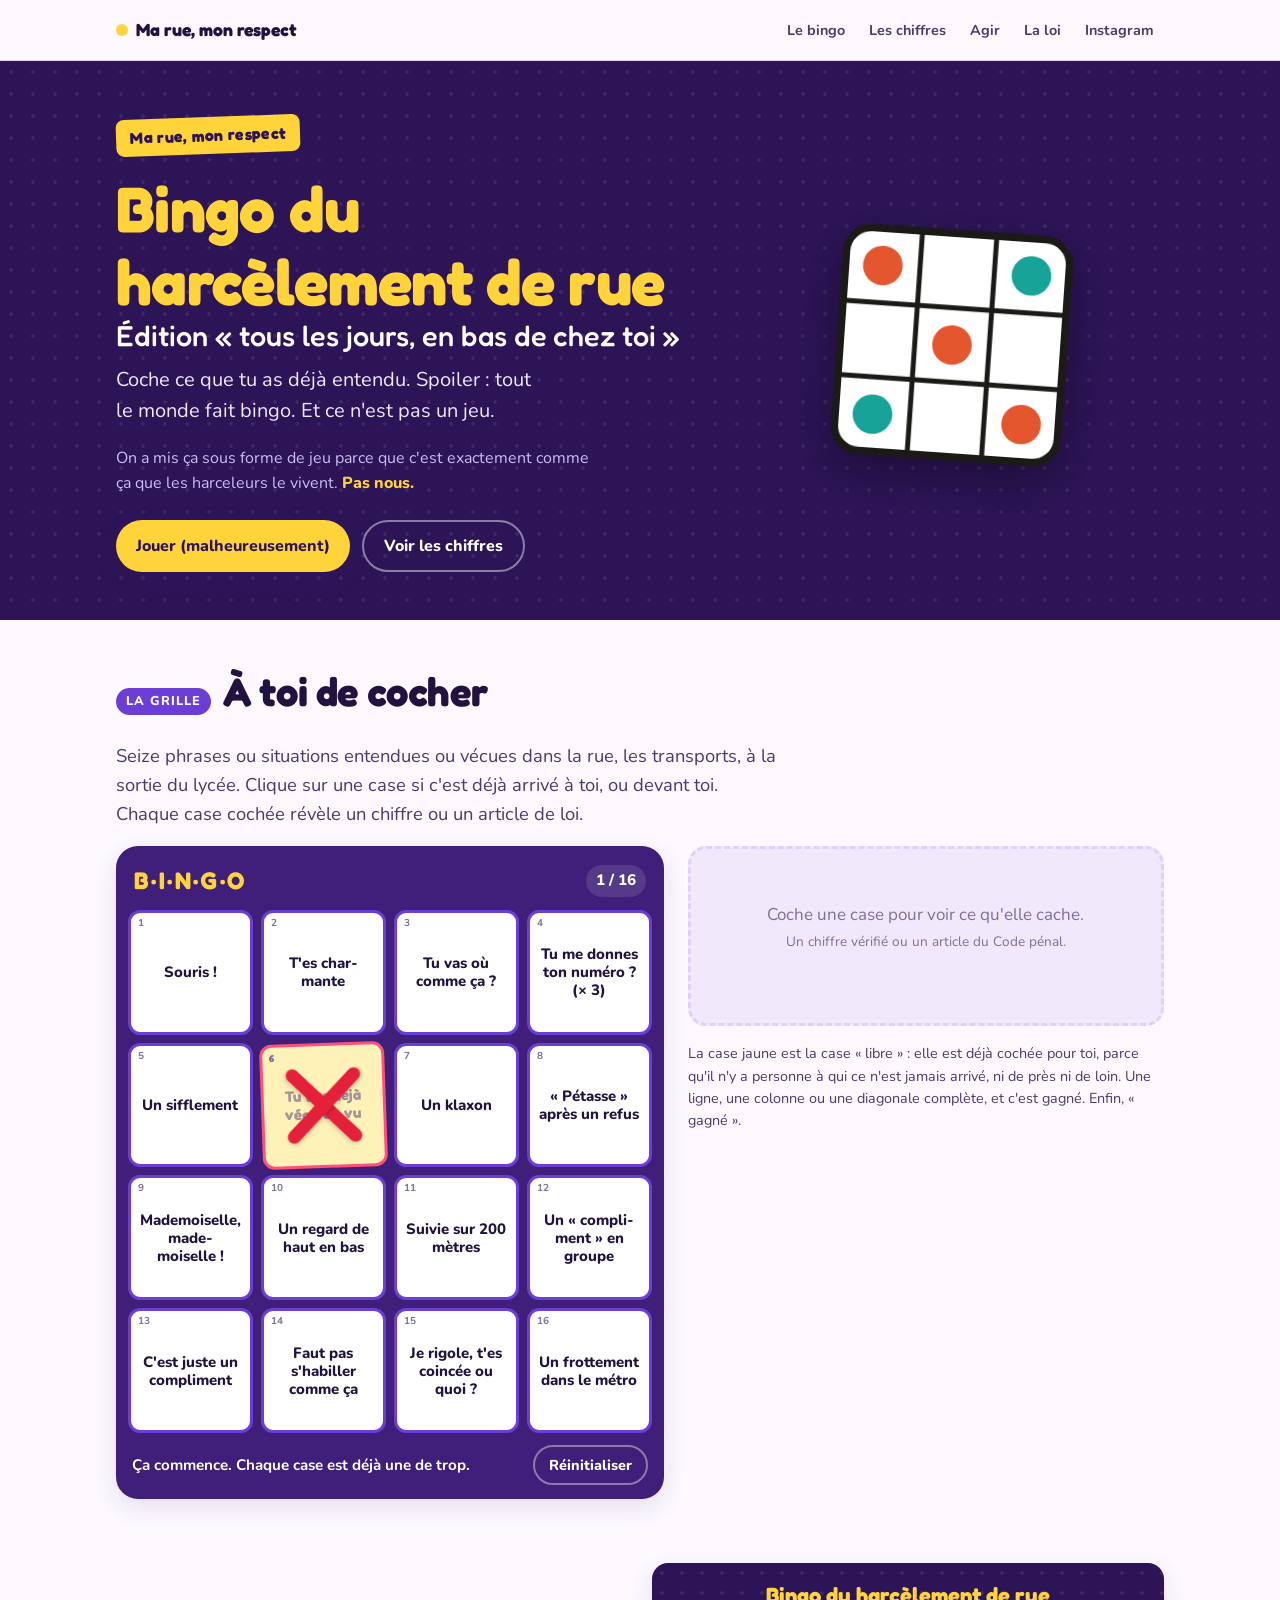
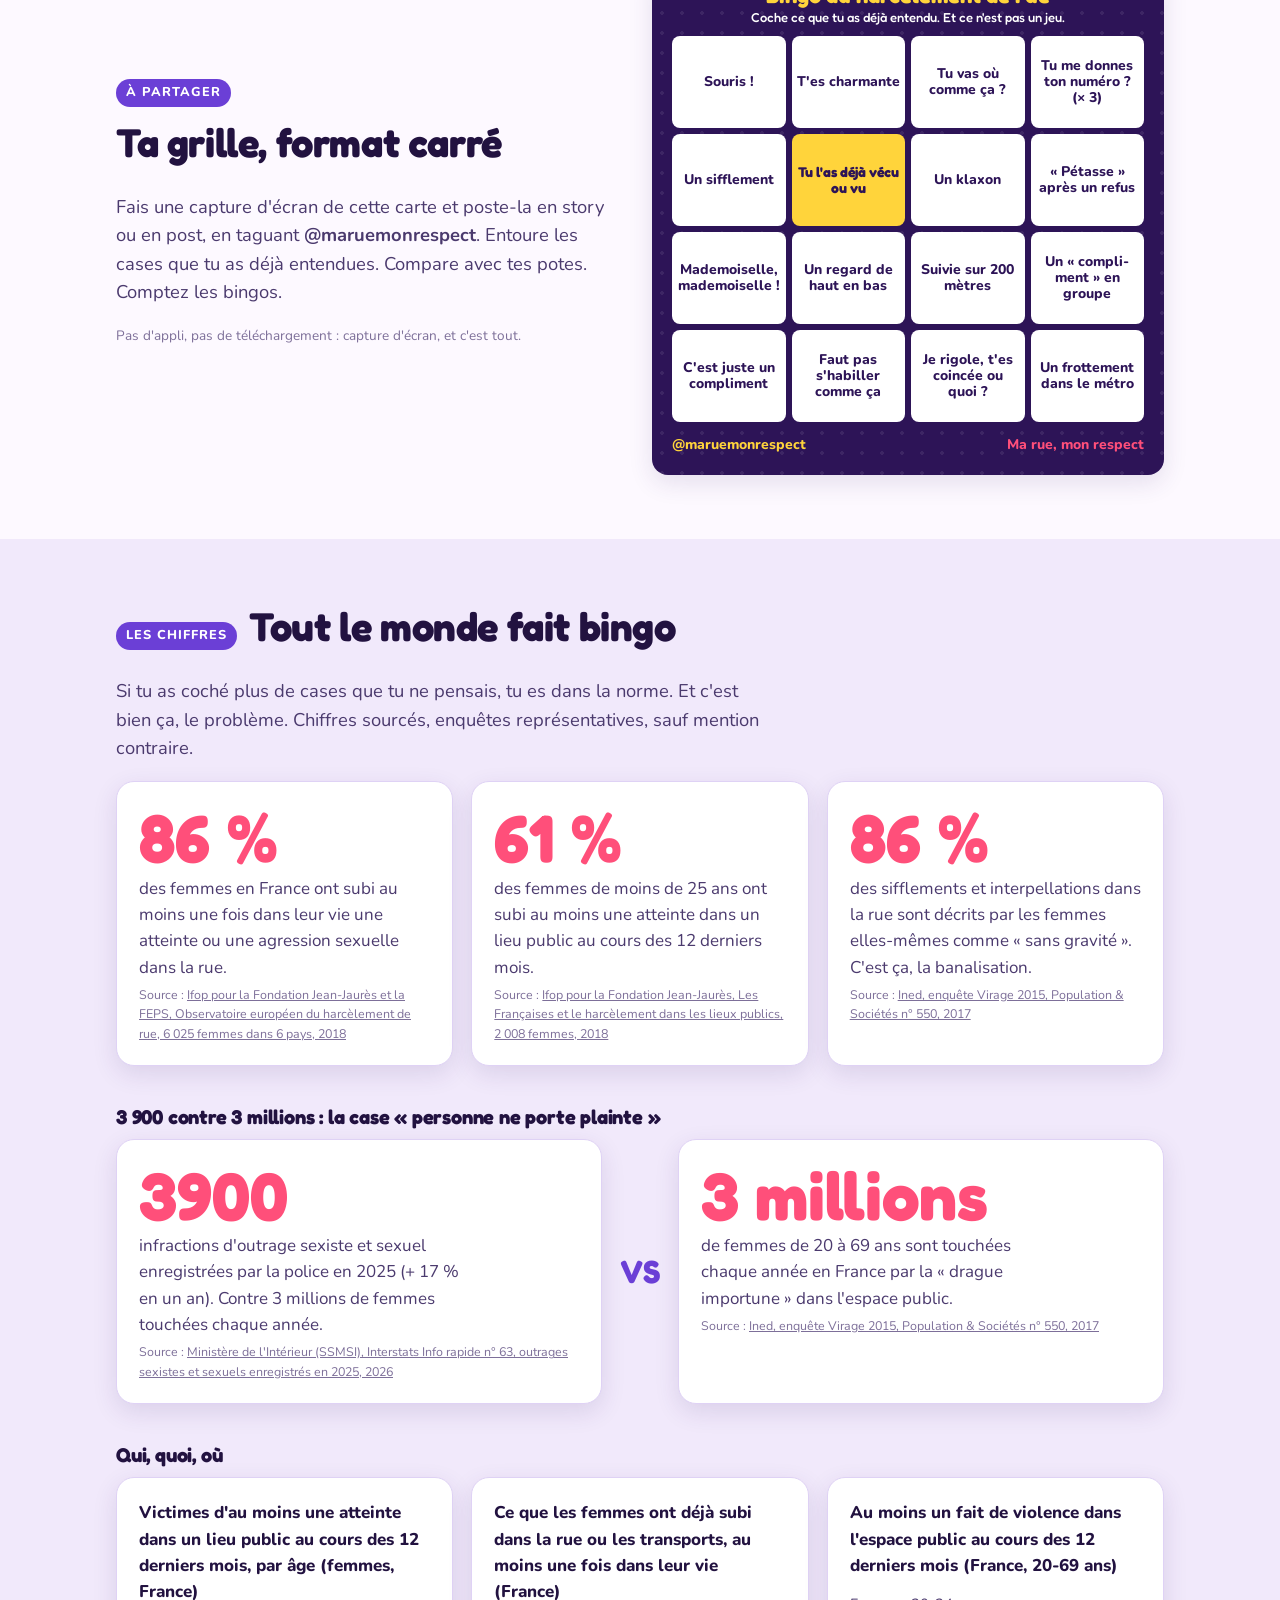
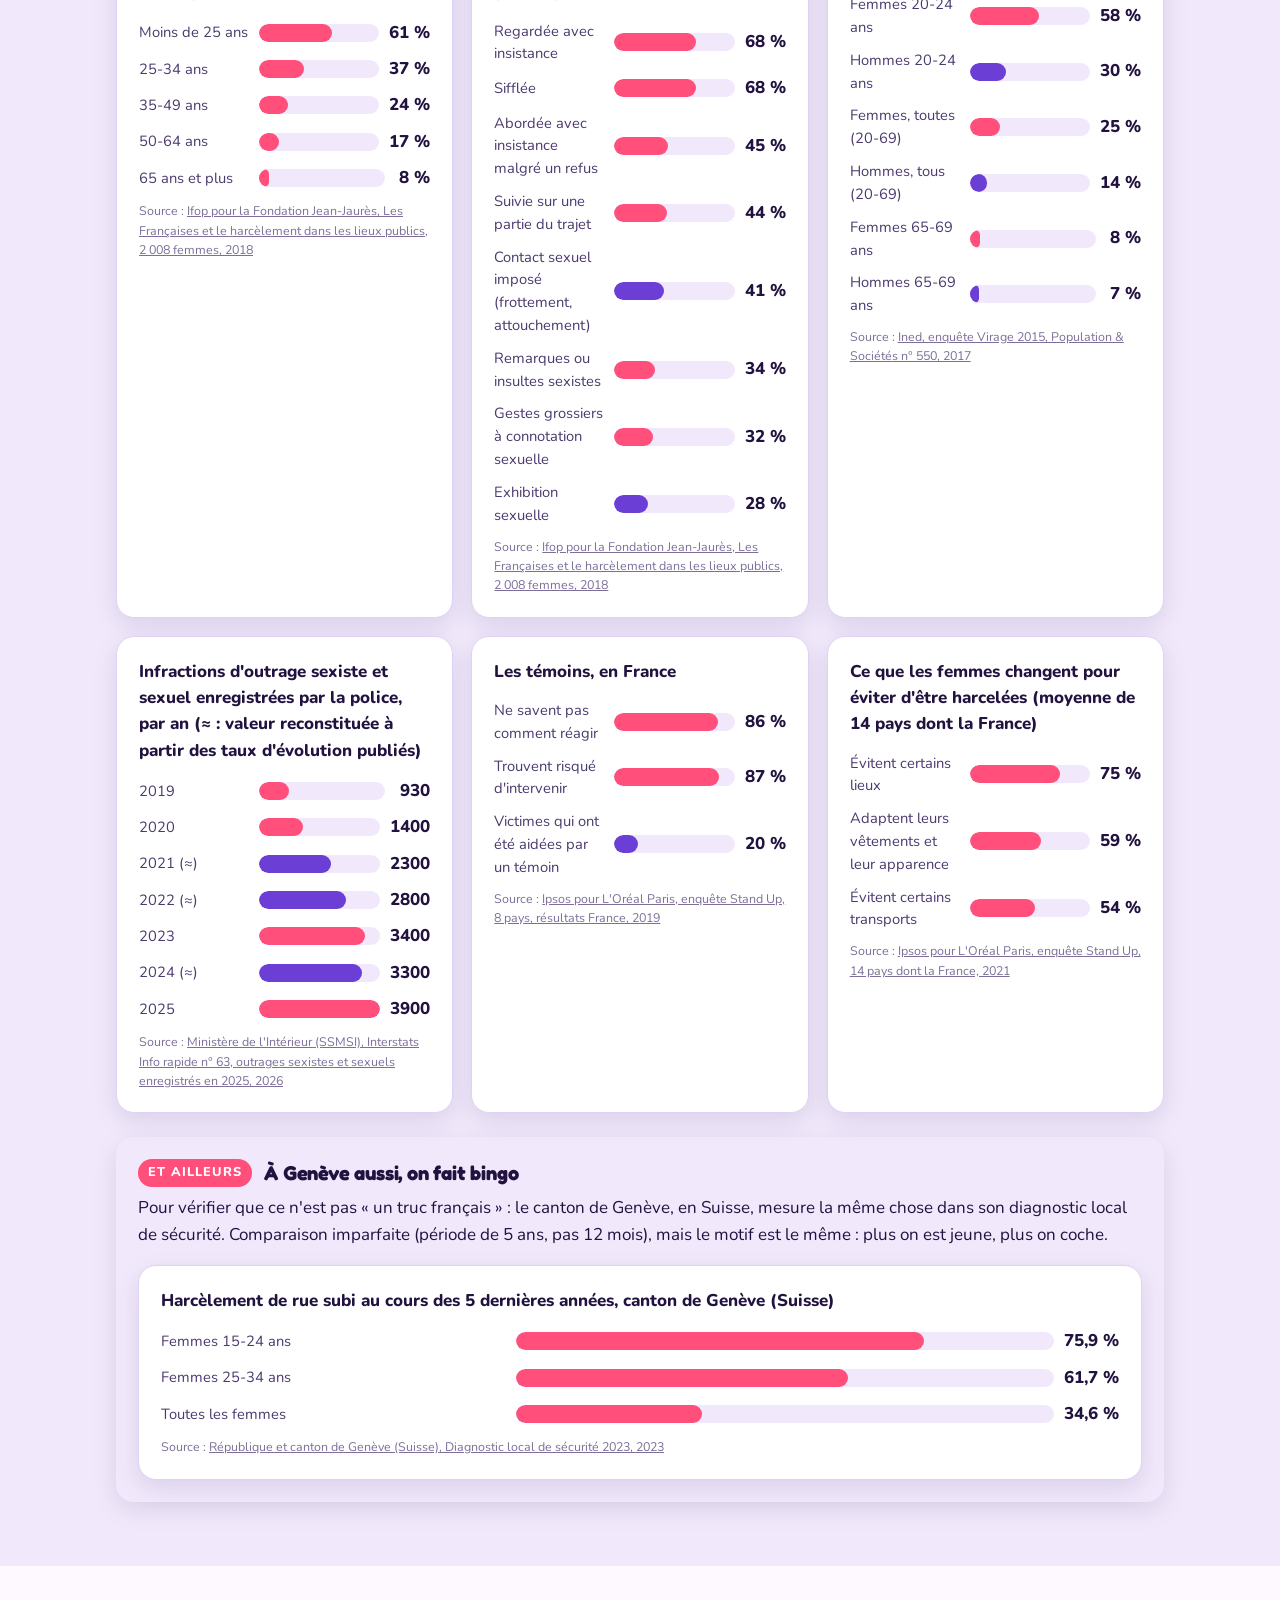
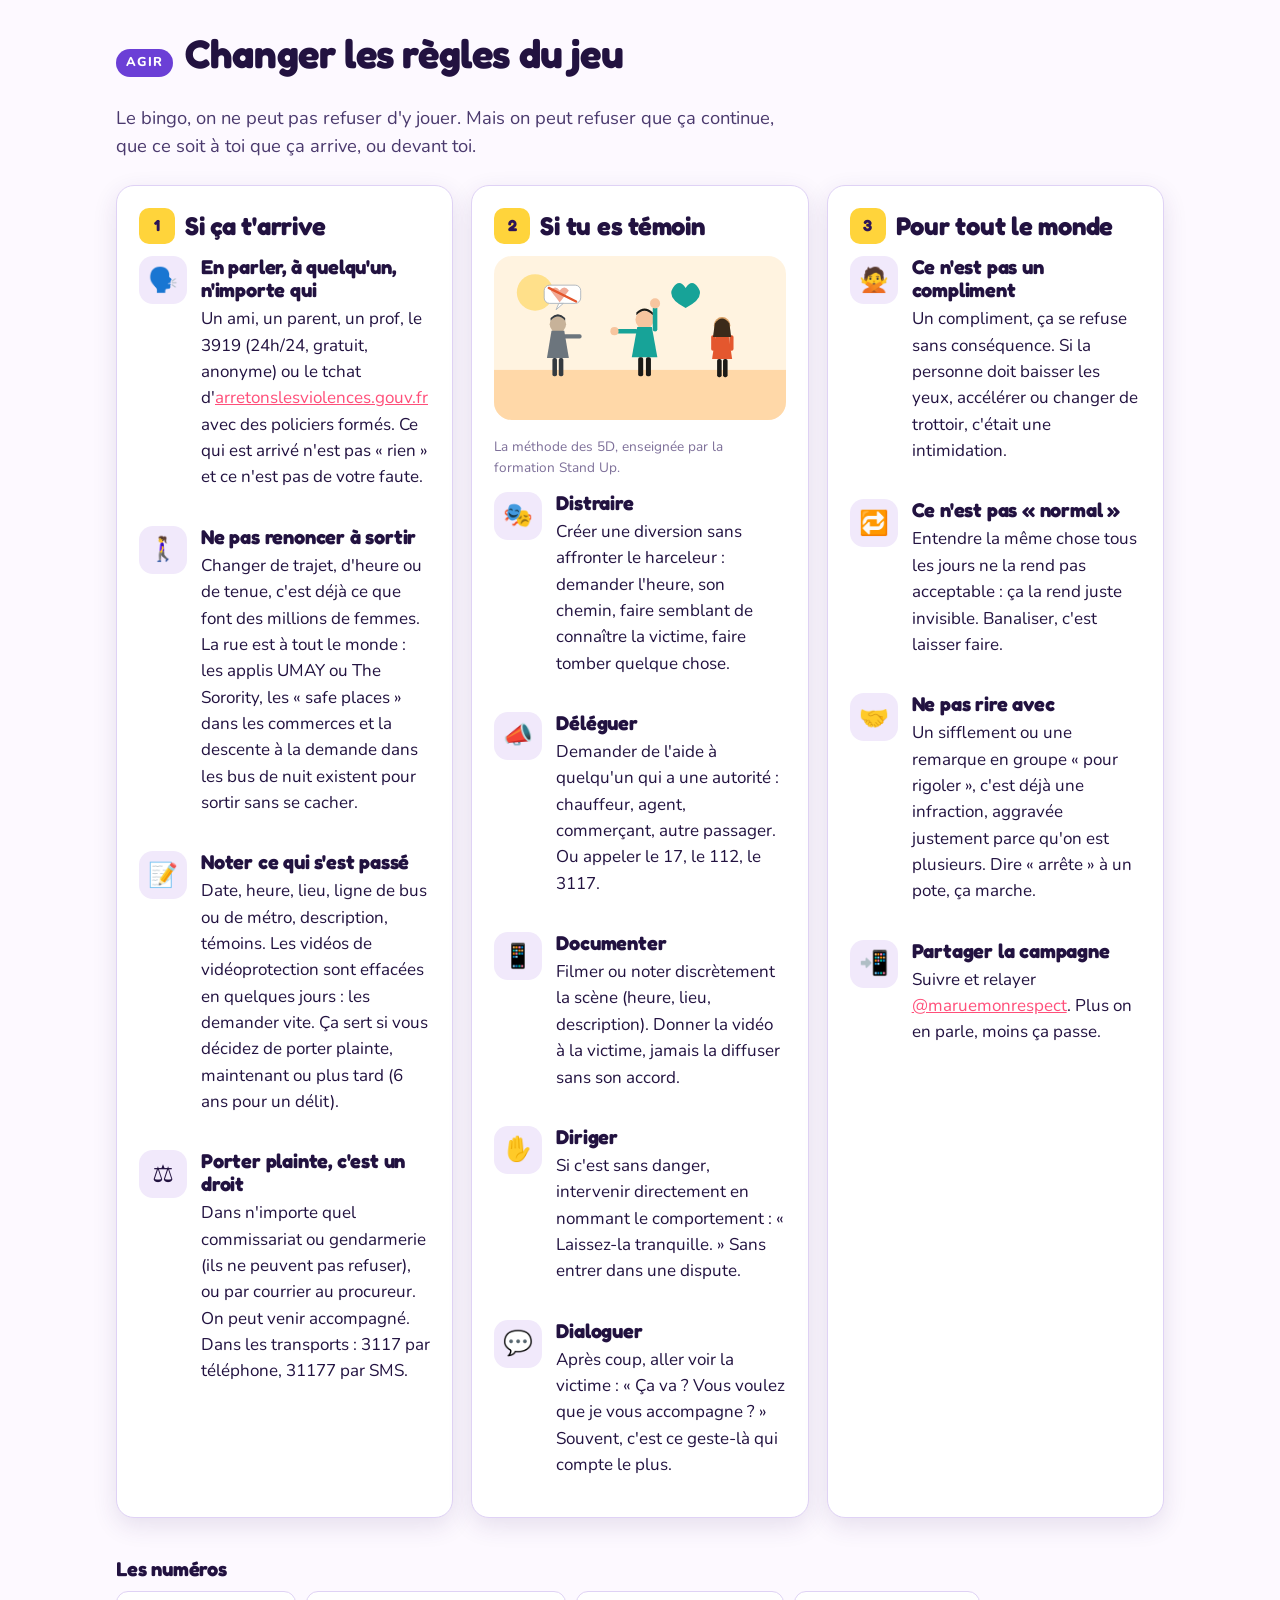
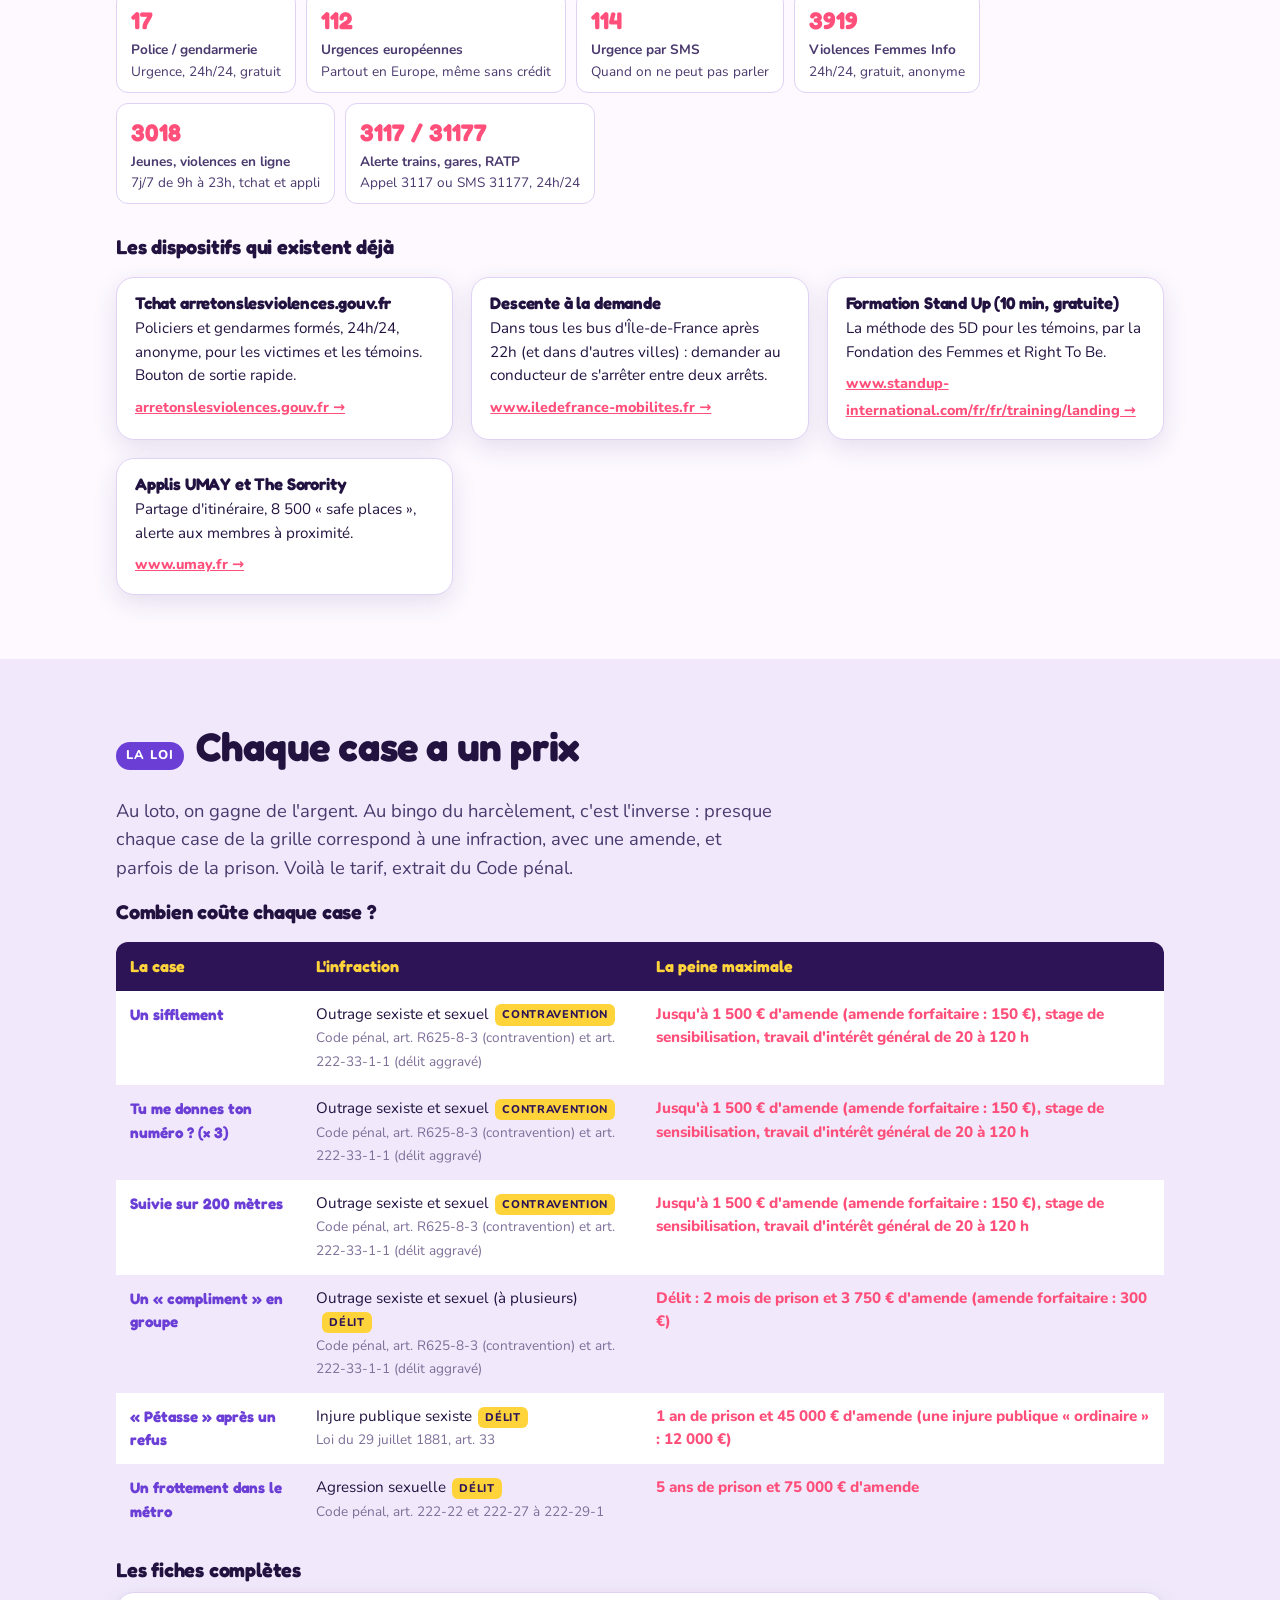
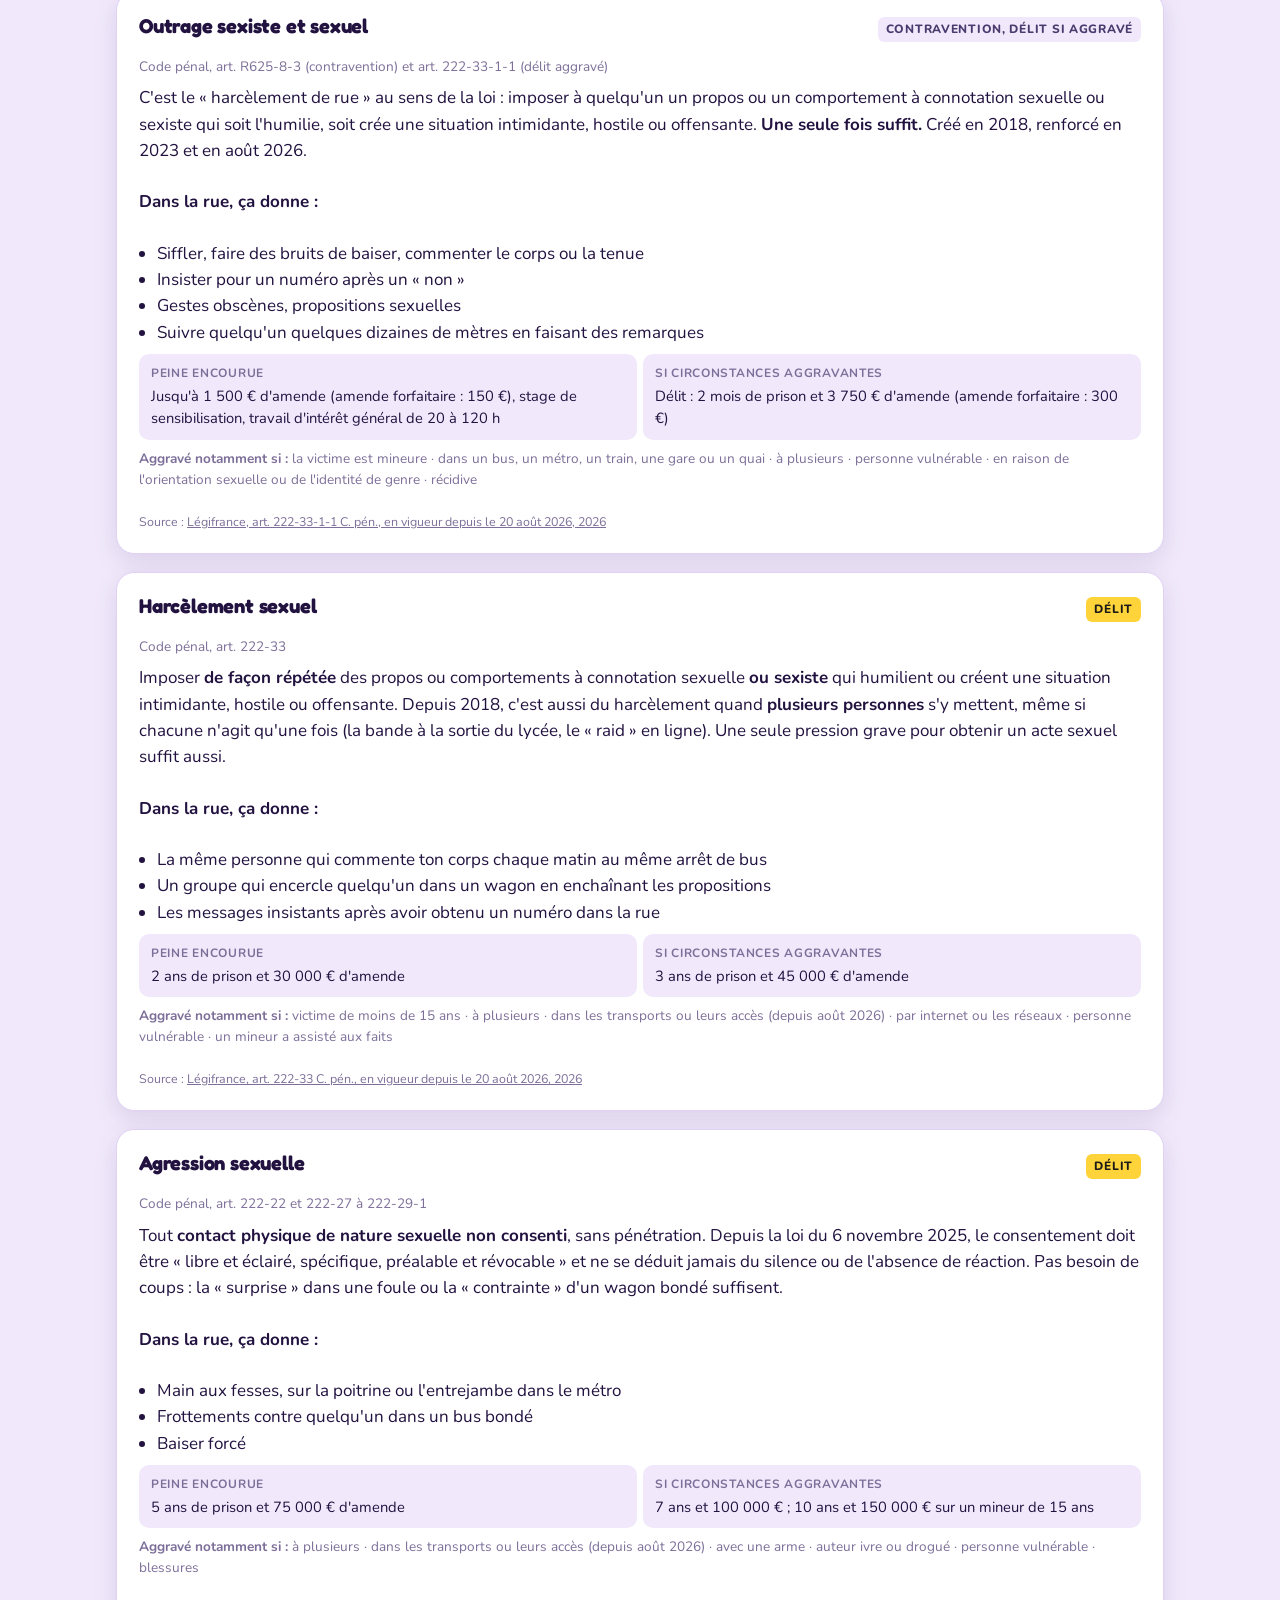
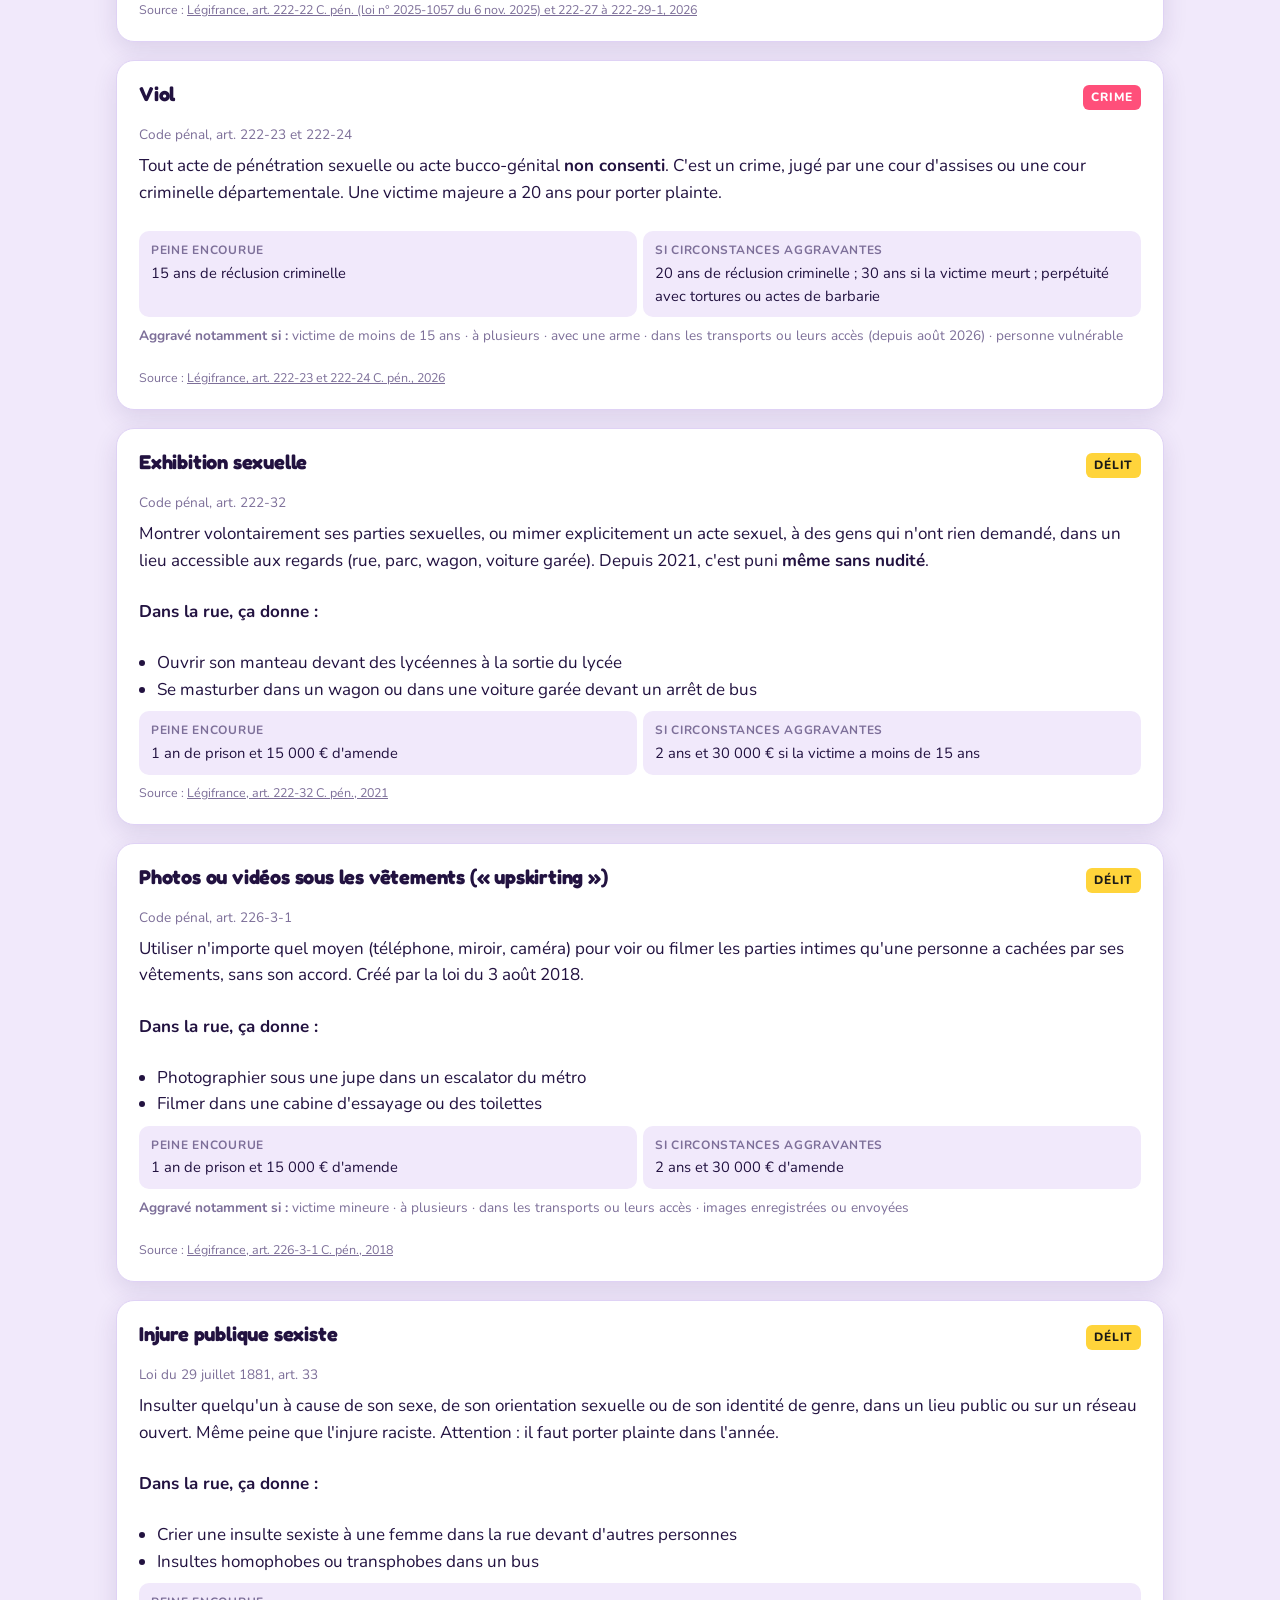
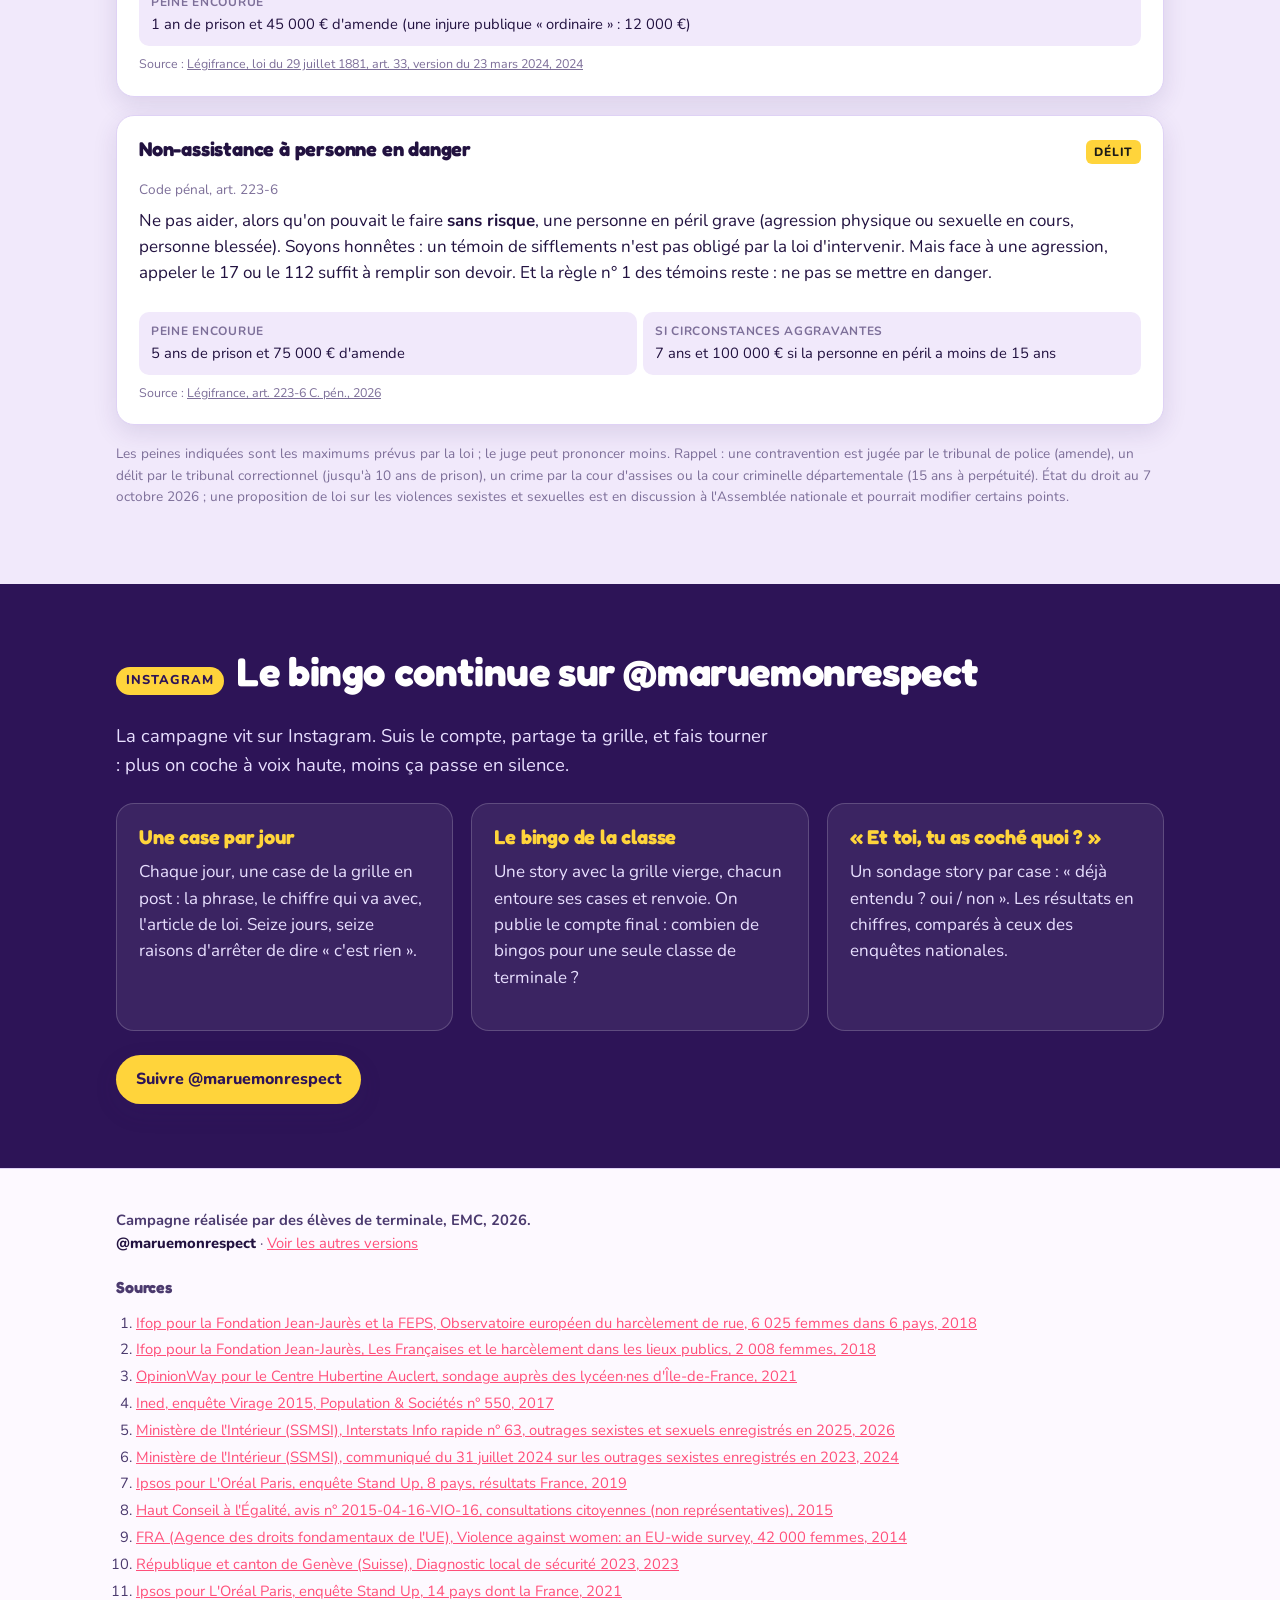
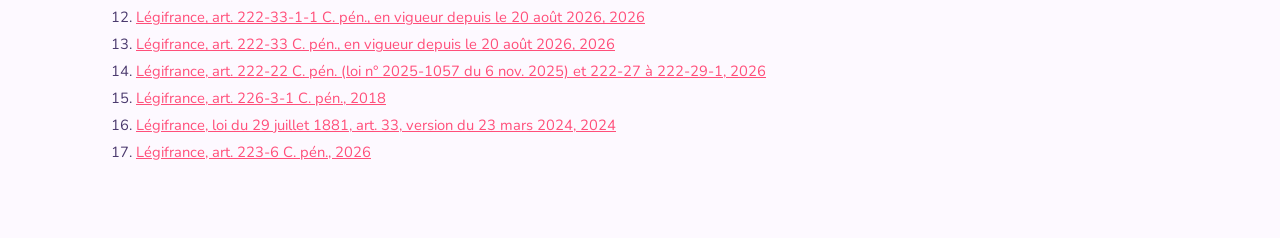
<file: bingo/index.html>
<!doctype html>
<html lang="fr">
<head>
  <meta charset="utf-8">
  <meta name="viewport" content="width=device-width, initial-scale=1">
  <title>Bingo du harcèlement de rue — Ma rue, mon respect</title>
  <meta name="description" content="Coche ce que tu as déjà entendu dans la rue. Spoiler : tout le monde fait bingo. Et ce n'est pas un jeu. Campagne lycéenne contre le harcèlement de rue.">
  <link rel="preconnect" href="https://fonts.googleapis.com">
  <link href="https://fonts.googleapis.com/css2?family=Fredoka:wght@500;700&family=Nunito:wght@400;700;800&display=swap" rel="stylesheet">
  <link rel="stylesheet" href="../shared/base.css">
  <style>
    /* ---------- Palette « jeu de société » : violet profond, jaune, rose corail, blanc ---------- */
    :root {
      --bg: #fdf9ff;
      --bg-2: #f1e9fb;
      --ink: #221240;
      --ink-2: #4b3a6e;
      --muted: #7d6f99;
      --accent: #ff4f7a;
      --accent-ink: #ffffff;
      --accent-2: #6b3fd6;
      --warn: #ffd43b;
      --card: #ffffff;
      --line: #dfd2f5;
      --shadow: 0 8px 24px rgba(59, 31, 110, 0.12);
      --radius: 18px;
      --violet: #2d1457;
      --violet-2: #3f1f7a;
      --jaune: #ffd43b;
      --corail: #ff4f7a;
      --rouge: #e5203b;
      --cell: #ffffff;
      --cell-ink: #221240;
      --cell-line: #6b3fd6;
    }
    @media (prefers-color-scheme: dark) {
      :root:not([data-theme="light"]) {
        --bg: #160b2b; --bg-2: #22133f; --ink: #f3edff; --ink-2: #cfc3ea; --muted: #9b8fbd;
        --card: #261646; --line: #3f2a6b; --shadow: 0 8px 24px rgba(0, 0, 0, 0.45);
        --cell: #2d1a52; --cell-ink: #f3edff; --cell-line: #a98cf5;
      }
    }
    :root[data-theme="dark"] {
      --bg: #160b2b; --bg-2: #22133f; --ink: #f3edff; --ink-2: #cfc3ea; --muted: #9b8fbd;
      --card: #261646; --line: #3f2a6b; --shadow: 0 8px 24px rgba(0, 0, 0, 0.45);
      --cell: #2d1a52; --cell-ink: #f3edff; --cell-line: #a98cf5;
    }
    body { background: var(--bg); }
    .force-reveal .reveal { opacity: 1; transform: none; transition: none; }
    .nav .brand .dot { background: var(--jaune); }

    /* ---------- Hero ---------- */
    .hero {
      background: var(--violet);
      background-image: radial-gradient(rgba(255, 255, 255, 0.08) 2px, transparent 2px);
      background-size: 22px 22px;
      color: #fff; padding: 56px 0 48px;
    }
    .hero .wrap { display: grid; gap: 28px; align-items: center; grid-template-columns: 1fr; }
    @media (min-width: 820px) { .hero .wrap { grid-template-columns: 1.4fr 1fr; } }
    .hero .bandeau {
      display: inline-block; background: var(--jaune); color: var(--violet); font-family: var(--font-display);
      font-weight: 700; padding: 6px 14px; border-radius: 8px; transform: rotate(-2deg); margin-bottom: 18px;
      font-size: 1rem; letter-spacing: 0.02em;
    }
    .hero h1 { color: var(--jaune); margin-bottom: 12px; }
    .hero h1 .petit { display: block; font-size: 0.45em; color: #fff; font-weight: 500; letter-spacing: 0; }
    .hero .lead { color: #efe8ff; font-size: 1.25rem; max-width: 36ch; }
    .hero .second { color: #cdbdf3; font-size: 1rem; max-width: 48ch; margin-bottom: 24px; }
    .hero .second strong { color: var(--jaune); font-weight: 800; }
    .hero .cta { display: flex; gap: 12px; flex-wrap: wrap; }
    .hero .btn.jaune { background: var(--jaune); color: var(--violet); }
    .hero .btn.ghost { color: #fff; border-color: rgba(255, 255, 255, 0.45); }
    .hero img { width: min(300px, 70%); margin: 0 auto; filter: drop-shadow(0 16px 24px rgba(0, 0, 0, 0.35)); transform: rotate(4deg); }

    /* ---------- Grille ---------- */
    #grille { padding-top: 48px; }
    .board { display: grid; gap: 24px; grid-template-columns: 1fr; }
    @media (min-width: 920px) { .board { grid-template-columns: 1.15fr 1fr; align-items: start; } }
    .plateau {
      background: var(--violet-2); border-radius: 22px; padding: 12px; box-shadow: var(--shadow);
      position: sticky; top: 72px;
    }
    @media (max-width: 919px) { .plateau { position: static; } }
    .plateau .titre {
      display: flex; justify-content: space-between; align-items: center; gap: 8px; flex-wrap: wrap;
      padding: 4px 6px 10px; color: #fff; font-family: var(--font-display); font-weight: 700;
    }
    .plateau .titre .b { font-size: 1.5rem; color: var(--jaune); letter-spacing: 0.1em; }
    .plateau .titre .c { font-size: 0.95rem; background: rgba(255, 255, 255, 0.12); padding: 4px 10px; border-radius: 999px; font-family: var(--font); font-weight: 800; }
    .cells { display: grid; grid-template-columns: repeat(4, 1fr); gap: 8px; }
    .cell {
      position: relative; aspect-ratio: 1 / 1; border-radius: 12px; border: 3px solid var(--cell-line);
      background: var(--cell); color: var(--cell-ink); font-family: var(--font); font-weight: 800;
      font-size: 15px; line-height: 1.2; padding: 8px; cursor: pointer; text-align: center;
      display: flex; align-items: center; justify-content: center; overflow: hidden;
      transition: transform 0.12s ease, background 0.2s ease, box-shadow 0.2s ease;
      -webkit-tap-highlight-color: transparent;
    }
    .cell:hover { transform: translateY(-2px) scale(1.02); box-shadow: 0 6px 16px rgba(0, 0, 0, 0.25); }
    .cell:focus-visible { outline: 3px solid var(--jaune); outline-offset: 2px; }
    .cell.libre { background: var(--jaune); color: var(--violet); border-color: var(--jaune); font-family: var(--font-display); font-weight: 700; }
    .cell .num { position: absolute; top: 4px; left: 7px; font-size: 10px; color: var(--muted); font-weight: 700; }
    .cell .txt { position: relative; z-index: 1; overflow-wrap: break-word; }
    .cell[aria-pressed="true"] { background: #fff2b8; color: #5a4a80; border-color: var(--corail); transform: rotate(-2deg); }
    .cell[aria-pressed="true"] .txt { opacity: 0.55; }
    .cell[aria-pressed="true"]::before, .cell[aria-pressed="true"]::after {
      content: ""; position: absolute; left: 8%; right: 8%; top: 50%; height: 11%; margin-top: -5.5%;
      background: var(--rouge); border-radius: 999px; z-index: 2; box-shadow: 0 2px 4px rgba(0, 0, 0, 0.2);
      animation: croix 0.25s cubic-bezier(0.2, 0.9, 0.3, 1.4) both;
    }
    .cell[aria-pressed="true"]::before { transform: rotate(45deg); }
    .cell[aria-pressed="true"]::after { transform: rotate(-45deg); animation-delay: 0.08s; }
    @keyframes croix { from { transform: scaleX(0) rotate(45deg); } }
    .cell[aria-pressed="true"]::after { animation-name: croix2; }
    @keyframes croix2 { from { transform: scaleX(0) rotate(-45deg); } }
    .cell.bingo-line { box-shadow: 0 0 0 3px var(--jaune), 0 0 18px var(--jaune); }
    @media (max-width: 480px) {
      .plateau { padding: 6px; border-radius: 16px; }
      .cells { gap: 6px; }
      .cell { font-size: 13px; padding: 3px; border-width: 2px; border-radius: 9px; line-height: 1.15; letter-spacing: -0.01em; }
      .cell .num { display: none; }
      .plateau .titre .b { font-size: 1.25rem; }
    }
    .shake { animation: shake 0.6s ease both; }
    @keyframes shake {
      10%, 90% { transform: translate3d(-2px, 0, 0) rotate(-0.5deg); }
      20%, 80% { transform: translate3d(4px, 0, 0) rotate(0.5deg); }
      30%, 50%, 70% { transform: translate3d(-6px, 0, 0) rotate(-1deg); }
      40%, 60% { transform: translate3d(6px, 0, 0) rotate(1deg); }
    }
    .plateau .outils { display: flex; justify-content: space-between; align-items: center; gap: 10px; flex-wrap: wrap; padding: 12px 4px 2px; color: #fff; }
    .plateau .outils .msg { font-weight: 700; font-size: 0.95rem; flex: 1 1 200px; }
    .plateau .outils .btn { padding: 8px 14px; font-size: 0.9rem; box-shadow: none; }
    .plateau .outils .btn.ghost { color: #fff; border-color: rgba(255, 255, 255, 0.4); }

    /* Révélation */
    .panneau { display: grid; gap: 16px; }
    .revelation { min-height: 180px; border: 3px dashed var(--line); background: var(--bg-2); box-shadow: none; }
    .revelation.vide { display: grid; place-items: center; text-align: center; color: var(--muted); }
    .revelation .rv-case { font-family: var(--font-display); font-weight: 700; font-size: 1.4rem; color: var(--accent-2); margin-bottom: 8px; }
    .revelation .rv-num { font-family: var(--font-display); font-weight: 700; font-size: clamp(2.4rem, 6vw, 3.4rem); line-height: 1; color: var(--accent); margin-bottom: 6px; }
    .revelation .rv-ctx { color: var(--muted); font-size: 0.85rem; margin-top: 4px; }
    .revelation .rv-law { margin-top: 14px; padding: 12px 14px; background: var(--card); border-radius: 12px; border-left: 5px solid var(--jaune); }
    .revelation .rv-law .tag { font-size: 0.7rem; font-weight: 800; text-transform: uppercase; letter-spacing: 0.08em; background: var(--accent-2); color: #fff; padding: 2px 8px; border-radius: 999px; margin-right: 6px; }
    .revelation .rv-law .art { color: var(--muted); font-size: 0.8rem; }
    .revelation .rv-law .peine { margin-top: 6px; font-weight: 800; color: var(--accent); }
    .revelation .rv-law .nature { font-weight: 800; }
    .revelation .source { margin-top: 8px; }
    .pop { animation: pop 0.35s cubic-bezier(0.2, 0.9, 0.3, 1.3) both; }
    @keyframes pop { from { transform: scale(0.96); opacity: 0.4; } }
    .legende { font-size: 0.9rem; color: var(--ink-2); }

    /* ---------- Bandeau BINGO ---------- */
    .voile { position: fixed; inset: 0; z-index: 100; background: rgba(45, 20, 87, 0.92); display: none; align-items: center; justify-content: center; padding: 16px; }
    .voile.on { display: flex; }
    .voile .carte-bingo {
      background: var(--jaune); color: var(--violet); border-radius: 24px; padding: 32px 24px; max-width: 520px; width: 100%;
      text-align: center; box-shadow: 0 30px 60px rgba(0, 0, 0, 0.5); transform: rotate(-1.5deg);
      animation: pop 0.4s cubic-bezier(0.2, 0.9, 0.3, 1.3) both;
    }
    .voile h2 { font-size: clamp(2.6rem, 10vw, 4.5rem); margin: 0 0 4px; letter-spacing: 0.08em; }
    .voile .sous { font-family: var(--font-display); font-weight: 500; font-size: 1.4rem; margin-bottom: 18px; }
    .voile .gros { font-family: var(--font-display); font-weight: 700; font-size: clamp(3rem, 12vw, 5rem); line-height: 1; color: var(--rouge); }
    .voile .phrase { font-weight: 800; font-size: 1.1rem; margin: 6px auto 18px; max-width: 30ch; }
    .voile .source { color: #5a4a80; }
    .voile .btn { background: var(--violet); color: #fff; margin-top: 14px; }

    /* ---------- Carte Instagram ---------- */
    .carte-wrap { display: grid; gap: 24px; grid-template-columns: 1fr; align-items: center; }
    @media (min-width: 820px) { .carte-wrap { grid-template-columns: 1fr 1fr; } }
    .carte {
      aspect-ratio: 1 / 1; max-width: 540px; width: 100%; margin: 0 auto;
      background: var(--violet); background-image: radial-gradient(rgba(255, 255, 255, 0.08) 2px, transparent 2px); background-size: 20px 20px;
      border-radius: 16px; padding: 20px; display: grid; grid-template-rows: auto 1fr auto; gap: 12px; color: #fff;
      box-shadow: var(--shadow);
    }
    .carte .c-titre { font-family: var(--font-display); font-weight: 700; color: var(--jaune); font-size: 22px; line-height: 1.1; text-align: center; }
    .carte .c-titre span { display: block; color: #fff; font-size: 13px; font-weight: 500; margin-top: 2px; }
    .carte .c-grid { display: grid; grid-template-columns: repeat(4, 1fr); grid-template-rows: repeat(4, 1fr); gap: 6px; }
    .carte .c-cell { background: #fff; color: var(--violet); border-radius: 8px; font-size: 14px; font-weight: 800; line-height: 1.15; padding: 4px; display: flex; align-items: center; justify-content: center; text-align: center; }
    .carte .c-cell.libre { background: var(--jaune); font-family: var(--font-display); font-weight: 700; }
    .carte .c-pied { display: flex; justify-content: space-between; align-items: center; font-weight: 800; font-size: 14px; color: var(--jaune); }
    .carte .c-pied .corail { color: var(--corail); }
    @media (max-width: 480px) {
      .carte { padding: 12px; gap: 8px; }
      .carte .c-titre { font-size: 18px; }
      .carte .c-titre span { font-size: 12px; }
      .carte .c-cell { font-size: 11px; padding: 3px; border-radius: 6px; }
      .carte .c-grid { gap: 4px; }
      .carte .c-pied { font-size: 12px; }
    }

    /* ---------- Sections communes ---------- */
    .section-title .tag { background: var(--accent-2); }
    .contraste { display: grid; grid-template-columns: 1fr; gap: 18px; align-items: stretch; }
    @media (min-width: 640px) { .contraste { grid-template-columns: 1fr auto 1fr; } }
    .contraste .vs { display: grid; place-items: center; font-family: var(--font-display); font-weight: 700; font-size: 2rem; color: var(--accent-2); }
    .encart-geneve { background: var(--bg-2); border: 0; }
    .agir-bloc h3.bloc-titre { font-size: 1.6rem; display: flex; align-items: center; gap: 10px; }
    .agir-bloc h3.bloc-titre .pastille { width: 36px; height: 36px; border-radius: 10px; background: var(--jaune); color: var(--violet); display: grid; place-items: center; font-size: 1rem; }
    .agir-bloc img { border-radius: var(--radius); margin-bottom: 16px; }
    .dispositifs { margin-top: 18px; }
    .dispositifs .card { padding: 16px 18px; }
    .dispositifs .card h3 { font-size: 1.05rem; margin-bottom: 4px; }
    .dispositifs .card p { margin: 0 0 6px; font-size: 0.95rem; }
    .dispositifs .card a { font-weight: 800; font-size: 0.9rem; }

    /* Tableau « combien coûte chaque case » */
    .prix { width: 100%; border-collapse: separate; border-spacing: 0; margin: 18px 0 24px; font-size: 0.95rem; }
    .prix th, .prix td { text-align: left; padding: 12px 14px; vertical-align: top; }
    .prix thead th { background: var(--violet); color: var(--jaune); font-family: var(--font-display); font-weight: 700; font-size: 1rem; }
    .prix thead th:first-child { border-radius: 12px 0 0 0; }
    .prix thead th:last-child { border-radius: 0 12px 0 0; }
    .prix tbody tr:nth-child(odd) td { background: var(--card); }
    .prix tbody tr:nth-child(even) td { background: var(--bg-2); }
    .prix tbody tr:last-child td:first-child { border-radius: 0 0 0 12px; }
    .prix tbody tr:last-child td:last-child { border-radius: 0 0 12px 0; }
    .prix td.case { font-family: var(--font-display); font-weight: 700; color: var(--accent-2); }
    .prix td.peine { font-weight: 800; color: var(--accent); }
    .prix .nat { display: inline-block; font-size: 0.7rem; font-weight: 800; text-transform: uppercase; letter-spacing: 0.06em; padding: 2px 7px; border-radius: 6px; background: var(--jaune); color: var(--violet); margin-left: 6px; vertical-align: middle; }
    @media (max-width: 640px) {
      .prix thead { display: none; }
      .prix, .prix tbody, .prix tr, .prix td { display: block; }
      .prix tr { margin-bottom: 10px; border-radius: 12px; overflow: hidden; border: 1px solid var(--line); }
      .prix td { padding: 8px 12px; }
      .prix td::before { content: attr(data-l); display: block; font-size: 0.7rem; text-transform: uppercase; letter-spacing: 0.06em; color: var(--muted); font-weight: 800; }
      .prix tbody tr:last-child td:first-child, .prix tbody tr:last-child td:last-child { border-radius: 0; }
    }
    .lois-grid { display: grid; gap: 18px; }
    .loi-note { margin-top: 18px; }

    /* Instagram */
    #insta { background: var(--violet); color: #fff; }
    #insta .section-title .tag { background: var(--jaune); color: var(--violet); }
    #insta .lead { color: #e8dfff; }
    #insta .card { background: rgba(255, 255, 255, 0.07); border-color: rgba(255, 255, 255, 0.18); color: #fff; box-shadow: none; }
    #insta .card h3 { color: var(--jaune); }
    #insta .card p { color: #e8dfff; }
    #insta .btn.jaune { background: var(--jaune); color: var(--violet); }
    footer .insta { color: var(--ink); }
  </style>
</head>
<body>
  <nav class="nav" aria-label="Navigation principale">
    <div class="wrap">
      <a class="brand" href="#top"><span class="dot" aria-hidden="true"></span> Ma rue, mon respect</a>
      <ul>
        <li><a href="#grille">Le bingo</a></li>
        <li><a href="#chiffres">Les chiffres</a></li>
        <li><a href="#agir">Agir</a></li>
        <li><a href="#loi">La loi</a></li>
        <li><a href="#insta">Instagram</a></li>
      </ul>
    </div>
  </nav>

  <main id="top">
    <!-- ======================= 1. ACCUEIL ======================= -->
    <header class="hero">
      <div class="wrap">
        <div>
          <span class="bandeau">Ma rue, mon respect</span>
          <h1>Bingo du harcèlement de rue <span class="petit">Édition « tous les jours, en bas de chez toi »</span></h1>
          <p class="lead">Coche ce que tu as déjà entendu. Spoiler : tout le monde fait bingo. Et ce n'est pas un jeu.</p>
          <p class="second">On a mis ça sous forme de jeu parce que c'est exactement comme ça que les harceleurs le vivent. <strong>Pas nous.</strong></p>
          <div class="cta">
            <a class="btn jaune" href="#grille">Jouer (malheureusement)</a>
            <a class="btn ghost" href="#chiffres">Voir les chiffres</a>
          </div>
        </div>
        <img src="../shared/img/bingo.svg" alt="">
      </div>
    </header>

    <!-- ======================= LA GRILLE ======================= -->
    <section id="grille">
      <div class="wrap">
        <div class="section-title"><span class="tag">La grille</span><h2>À toi de cocher</h2></div>
        <p class="lead">Seize phrases ou situations entendues ou vécues dans la rue, les transports, à la sortie du lycée. Clique sur une case si c'est déjà arrivé à toi, ou devant toi. Chaque case cochée révèle un chiffre ou un article de loi.</p>
        <div class="board">
          <div class="plateau" id="plateau">
            <div class="titre"><span class="b">B·I·N·G·O</span><span class="c" id="compteur">0 / 16</span></div>
            <div class="cells" id="cells" role="group" aria-label="Grille de bingo, 16 cases"></div>
            <div class="outils">
              <div class="msg" id="message" aria-live="polite"></div>
              <button class="btn ghost" type="button" id="reset">Réinitialiser</button>
            </div>
          </div>
          <div class="panneau">
            <div class="card revelation vide" id="revelation" aria-live="polite">
              <p>Coche une case pour voir ce qu'elle cache.<br><span class="small">Un chiffre vérifié ou un article du Code pénal.</span></p>
            </div>
            <p class="legende">La case jaune est la case « libre » : elle est déjà cochée pour toi, parce qu'il n'y a personne à qui ce n'est jamais arrivé, ni de près ni de loin. Une ligne, une colonne ou une diagonale complète, et c'est gagné. Enfin, « gagné ».</p>
          </div>
        </div>
      </div>
    </section>

    <!-- ======================= CARTE INSTAGRAM ======================= -->
    <section id="carte-section" style="padding-top: 0;">
      <div class="wrap">
        <div class="carte-wrap">
          <div>
            <div class="section-title"><span class="tag">À partager</span><h2>Ta grille, format carré</h2></div>
            <p class="lead">Fais une capture d'écran de cette carte et poste-la en story ou en post, en taguant <strong>@maruemonrespect</strong>. Entoure les cases que tu as déjà entendues. Compare avec tes potes. Comptez les bingos.</p>
            <p class="small muted">Pas d'appli, pas de téléchargement : capture d'écran, et c'est tout.</p>
          </div>
          <div class="carte reveal" id="carte" aria-label="Carte à capturer : bingo du harcèlement de rue">
            <div class="c-titre">Bingo du harcèlement de rue <span>Coche ce que tu as déjà entendu. Et ce n'est pas un jeu.</span></div>
            <div class="c-grid" id="carte-grid"></div>
            <div class="c-pied"><span>@maruemonrespect</span><span class="corail">Ma rue, mon respect</span></div>
          </div>
        </div>
      </div>
    </section>

    <!-- ======================= 2. LES CHIFFRES ======================= -->
    <section id="chiffres" style="background: var(--bg-2);">
      <div class="wrap">
        <div class="section-title"><span class="tag">Les chiffres</span><h2>Tout le monde fait bingo</h2></div>
        <p class="lead">Si tu as coché plus de cases que tu ne pensais, tu es dans la norme. Et c'est bien ça, le problème. Chiffres sourcés, enquêtes représentatives, sauf mention contraire.</p>
        <div class="grid grid-3" id="gros-chiffres"></div>

        <h3 style="margin-top: 40px;">3 900 contre 3 millions : la case « personne ne porte plainte »</h3>
        <div class="contraste">
          <div class="grid" id="contraste-a"></div>
          <div class="vs" aria-hidden="true">VS</div>
          <div class="grid" id="contraste-b"></div>
        </div>

        <h3 style="margin-top: 40px;">Qui, quoi, où</h3>
        <div class="grid grid-2" id="graphiques"></div>

        <div class="card encart-geneve reveal" style="margin-top: 24px;">
          <div class="section-title"><span class="tag" style="background: var(--accent);">Et ailleurs</span><h3 style="margin: 0;">À Genève aussi, on fait bingo</h3></div>
          <p>Pour vérifier que ce n'est pas « un truc français » : le canton de Genève, en Suisse, mesure la même chose dans son diagnostic local de sécurité. Comparaison imparfaite (période de 5 ans, pas 12 mois), mais le motif est le même : plus on est jeune, plus on coche.</p>
          <div class="grid" id="geneve"></div>
        </div>
      </div>
    </section>

    <!-- ======================= 3. AGIR ======================= -->
    <section id="agir">
      <div class="wrap">
        <div class="section-title"><span class="tag">Agir</span><h2>Changer les règles du jeu</h2></div>
        <p class="lead">Le bingo, on ne peut pas refuser d'y jouer. Mais on peut refuser que ça continue, que ce soit à toi que ça arrive, ou devant toi.</p>
        <div class="grid grid-3" style="margin-top: 24px;">
          <div class="card agir-bloc">
            <h3 class="bloc-titre"><span class="pastille" aria-hidden="true">1</span>Si ça t'arrive</h3>
            <div class="grid" id="actions-victimes"></div>
          </div>
          <div class="card agir-bloc">
            <h3 class="bloc-titre"><span class="pastille" aria-hidden="true">2</span>Si tu es témoin</h3>
            <img src="../shared/img/temoin.svg" alt="Un témoin s'interpose entre la victime et le harceleur">
            <p class="small muted">La méthode des 5D, enseignée par la formation Stand Up.</p>
            <div class="grid" id="actions-temoins"></div>
          </div>
          <div class="card agir-bloc">
            <h3 class="bloc-titre"><span class="pastille" aria-hidden="true">3</span>Pour tout le monde</h3>
            <div class="grid" id="actions-tous"></div>
          </div>
        </div>

        <h3 style="margin-top: 40px;">Les numéros</h3>
        <div class="contacts" id="contacts"></div>

        <h3 style="margin-top: 32px;">Les dispositifs qui existent déjà</h3>
        <div class="grid grid-2 dispositifs" id="dispositifs"></div>
      </div>
    </section>

    <!-- ======================= 4. LA LOI ======================= -->
    <section id="loi" style="background: var(--bg-2);">
      <div class="wrap">
        <div class="section-title"><span class="tag">La loi</span><h2>Chaque case a un prix</h2></div>
        <p class="lead">Au loto, on gagne de l'argent. Au bingo du harcèlement, c'est l'inverse : presque chaque case de la grille correspond à une infraction, avec une amende, et parfois de la prison. Voilà le tarif, extrait du Code pénal.</p>

        <h3>Combien coûte chaque case ?</h3>
        <table class="prix">
          <thead><tr><th scope="col">La case</th><th scope="col">L'infraction</th><th scope="col">La peine maximale</th></tr></thead>
          <tbody id="prix-body"></tbody>
        </table>

        <h3>Les fiches complètes</h3>
        <div class="lois-grid" id="lois"></div>
        <p class="small muted loi-note" id="loi-note"></p>
      </div>
    </section>

    <!-- ======================= 5. INSTAGRAM ======================= -->
    <section id="insta">
      <div class="wrap">
        <div class="section-title"><span class="tag">Instagram</span><h2>Le bingo continue sur @maruemonrespect</h2></div>
        <p class="lead">La campagne vit sur Instagram. Suis le compte, partage ta grille, et fais tourner : plus on coche à voix haute, moins ça passe en silence.</p>
        <div class="grid grid-3" style="margin: 24px 0;">
          <div class="card">
            <h3>Une case par jour</h3>
            <p>Chaque jour, une case de la grille en post : la phrase, le chiffre qui va avec, l'article de loi. Seize jours, seize raisons d'arrêter de dire « c'est rien ».</p>
          </div>
          <div class="card">
            <h3>Le bingo de la classe</h3>
            <p>Une story avec la grille vierge, chacun entoure ses cases et renvoie. On publie le compte final : combien de bingos pour une seule classe de terminale ?</p>
          </div>
          <div class="card">
            <h3>« Et toi, tu as coché quoi ? »</h3>
            <p>Un sondage story par case : « déjà entendu ? oui / non ». Les résultats en chiffres, comparés à ceux des enquêtes nationales.</p>
          </div>
        </div>
        <a class="btn jaune" href="https://www.instagram.com/maruemonrespect/" target="_blank" rel="noopener">Suivre @maruemonrespect</a>
      </div>
    </section>
  </main>

  <!-- ======================= 6. PIED DE PAGE ======================= -->
  <footer>
    <div class="wrap">
      <p><strong>Campagne réalisée par des élèves de terminale, EMC, 2026.</strong><br>
        <a class="insta" href="https://www.instagram.com/maruemonrespect/" target="_blank" rel="noopener">@maruemonrespect</a> ·
        <a href="../index.html">Voir les autres versions</a></p>
      <h3 style="font-size: 1rem; margin-top: 24px;">Sources</h3>
      <div id="sources"></div>
    </div>
  </footer>

  <!-- Bandeau BINGO -->
  <div class="voile" id="voile" role="dialog" aria-modal="true" aria-labelledby="voile-titre" hidden>
    <div class="carte-bingo">
      <h2 id="voile-titre">BINGO.</h2>
      <div class="sous">Et ce n'est pas un jeu.</div>
      <div class="gros" id="voile-num"></div>
      <div class="phrase" id="voile-phrase"></div>
      <div class="source" id="voile-source"></div>
      <button class="btn" type="button" id="voile-ok">Continuer</button>
    </div>
  </div>

  <script src="../shared/charts.js"></script>
  <script src="../shared/data.js"></script>
  <script src="../shared/render.js"></script>
  <script>
  (function () {
    'use strict';
    var D = window.MRMR, esc = Charts.esc, $ = function (id) { return document.getElementById(id); };
    if (/reveal/.test(location.search)) document.documentElement.classList.add('force-reveal');

    /* ---------- Les 16 cases et ce qu'elles révèlent (tout vient de MRMR) ----------
       stat : id de MRMR.stats ; serie : [id de MRMR.series, index de l'item] ; loi : id de MRMR.lois ;
       aggrave : afficher la peine aggravée (ici : « à plusieurs »). */
    var CASES = [
      { t: 'Souris\u00a0!', loi: 'outrage' },
      { t: 'T\'es char\u00admante', stat: 's88inconnu' },
      { t: 'Tu vas où comme ça\u00a0?', stat: 's61' },
      { t: 'Tu me donnes ton numéro\u00a0? (×\u00a03)', serie: ['actes', 2], loi: 'outrage' },
      { t: 'Un sifflement', serie: ['actes', 1], loi: 'outrage' },
      { t: 'Tu l\'as déjà vécu ou vu', libre: true, stat: 's86temoins' },
      { t: 'Un klaxon', stat: 's81' },
      { t: '«\u00a0Pétasse\u00a0» après un refus', loi: 'injure' },
      { t: 'Made\u00admoiselle, made\u00admoiselle\u00a0!', stat: 's3m' },
      { t: 'Un regard de haut en bas', serie: ['actes', 0] },
      { t: 'Suivie sur 200 mètres', serie: ['actes', 3], loi: 'outrage' },
      { t: 'Un «\u00a0compli\u00adment\u00a0» en groupe', loi: 'outrage', aggrave: true },
      { t: 'C\'est juste un compli\u00adment', stat: 's86banal' },
      { t: 'Faut pas s\'habiller comme ça', serie: ['evitement', 1] },
      { t: 'Je rigole, t\'es coincée ou quoi\u00a0?', stat: 's63' },
      { t: 'Un frotte\u00adment dans le métro', stat: 's38', loi: 'agression' }
    ];
    var LIGNES = [[0,1,2,3],[4,5,6,7],[8,9,10,11],[12,13,14,15],[0,4,8,12],[1,5,9,13],[2,6,10,14],[3,7,11,15],[0,5,10,15],[3,6,9,12]];
    var KEY = 'mrmr-bingo-v1';
    var state = { c: [], a: [] };
    CASES.forEach(function (c, i) { state.c[i] = !!c.libre; });

    function charger() {
      try {
        var s = JSON.parse(localStorage.getItem(KEY) || 'null');
        if (s && s.c && s.c.length === 16) { state.c = s.c.map(Boolean); state.a = (s.a || []).map(Number); }
      } catch (e) { /* stockage indisponible : on joue sans mémoire */ }
    }
    function sauver() {
      try { localStorage.setItem(KEY, JSON.stringify(state)); } catch (e) { /* idem */ }
    }

    /* ---------- Grille ---------- */
    var cells = $('cells'), boutons = [];
    CASES.forEach(function (c, i) {
      var b = document.createElement('button');
      b.type = 'button'; b.className = 'cell' + (c.libre ? ' libre' : '');
      b.setAttribute('aria-pressed', 'false');
      b.setAttribute('data-i', i);
      b.innerHTML = '<span class="num" aria-hidden="true">' + (i + 1) + '</span><span class="txt">' + esc(c.t) + '</span>';
      b.addEventListener('click', function () { basculer(i); });
      cells.appendChild(b); boutons.push(b);
    });

    function nbCoches() { return state.c.filter(Boolean).length; }
    function messagePour(n) {
      if (n === 0) return 'Vraiment ? Demande à une fille de ta classe.';
      if (n <= 5) return 'Ça commence. Chaque case est déjà une de trop.';
      if (n <= 10) return 'Plus de la moitié. Tu vois le motif, là ?';
      return 'Bienvenue dans la vie de ' + esc(Charts.fmt(D.stats.s3m.value, D.stats.s3m.unit)) + ' de femmes par an.';
    }
    function lignesCompletes() {
      return LIGNES.map(function (l, k) { return l.every(function (i) { return state.c[i]; }) ? k : -1; }).filter(function (k) { return k >= 0; });
    }
    function peindre() {
      var gagnantes = {};
      lignesCompletes().forEach(function (k) { LIGNES[k].forEach(function (i) { gagnantes[i] = true; }); });
      boutons.forEach(function (b, i) {
        b.setAttribute('aria-pressed', state.c[i] ? 'true' : 'false');
        b.classList.toggle('bingo-line', !!gagnantes[i]);
      });
      var n = nbCoches();
      $('compteur').textContent = n + ' / 16';
      $('message').innerHTML = messagePour(n);
    }

    function basculer(i) {
      state.c[i] = !state.c[i];
      peindre(); sauver();
      if (state.c[i]) reveler(i); else videRevelation();
      var nouvelles = lignesCompletes().filter(function (k) { return state.a.indexOf(k) < 0; });
      if (state.c[i] && nouvelles.length) {
        nouvelles.forEach(function (k) { state.a.push(k); });
        sauver();
        bingo();
      }
    }

    /* ---------- Révélation sous la grille ---------- */
    function videRevelation() {
      var r = $('revelation');
      r.className = 'card revelation vide';
      r.innerHTML = '<p>Coche une case pour voir ce qu\'elle cache.<br><span class="small">Un chiffre vérifié ou un article du Code pénal.</span></p>';
    }
    function reveler(i) {
      var c = CASES[i], html = '<div class="rv-case">' + esc(c.t) + '</div>';
      if (c.stat) {
        var s = D.stats[c.stat];
        html += '<div class="rv-num">' + esc(Charts.fmt(s.value, s.unit)) + '</div><div>' + esc(s.label) + '</div>'
          + '<div class="source">' + Charts.sourceHtml(s.source) + '</div>';
      }
      if (c.serie) {
        var se = D.series[c.serie[0]], it = se.items[c.serie[1]];
        html += '<div class="rv-num">' + esc(Charts.fmt(it.value, se.unit)) + '</div><div><strong>' + esc(it.label) + '</strong></div>'
          + '<div class="rv-ctx">' + esc(se.title) + '</div>'
          + '<div class="source">' + Charts.sourceHtml(se.source) + '</div>';
      }
      if (c.loi) {
        var l = D.lois[c.loi];
        var peine = c.aggrave && l.peineAggravee ? l.peineAggravee : l.peine;
        html += '<div class="rv-law"><span class="tag">La loi</span><span class="nature">' + esc(l.nom) + '</span>'
          + (c.aggrave ? ' <span class="small">(à plusieurs : circonstance aggravante)</span>' : '')
          + '<div class="art">' + esc(l.article) + '</div>'
          + '<div class="peine">' + esc(peine) + '</div>'
          + '<div class="source">' + Charts.sourceHtml(l.source) + '</div></div>';
      }
      var r = $('revelation');
      r.className = 'card revelation';
      r.innerHTML = html;
      r.classList.remove('pop'); void r.offsetWidth; r.classList.add('pop');
    }

    /* ---------- BINGO ---------- */
    var voile = $('voile'), dernierFocus = null;
    function bingo() {
      var p = $('plateau');
      p.classList.remove('shake'); void p.offsetWidth; p.classList.add('shake');
      var s = D.stats.s86;
      $('voile-num').textContent = Charts.fmt(s.value, s.unit);
      $('voile-phrase').textContent = Charts.fmt(s.value, s.unit) + ' des femmes ont déjà gagné. Aucune n\'a demandé à jouer.';
      $('voile-source').innerHTML = esc(s.label) + '<br>' + Charts.sourceHtml(s.source);
      dernierFocus = document.activeElement;
      voile.hidden = false; voile.classList.add('on');
      document.body.style.overflow = 'hidden';
      $('voile-ok').focus();
    }
    function fermer() {
      voile.classList.remove('on'); voile.hidden = true;
      document.body.style.overflow = '';
      if (dernierFocus && dernierFocus.focus) dernierFocus.focus();
    }
    $('voile-ok').addEventListener('click', fermer);
    voile.addEventListener('click', function (e) { if (e.target === voile) fermer(); });
    document.addEventListener('keydown', function (e) { if (e.key === 'Escape' && voile.classList.contains('on')) fermer(); });

    $('reset').addEventListener('click', function () {
      CASES.forEach(function (c, i) { state.c[i] = !!c.libre; });
      state.a = [];
      try { localStorage.removeItem(KEY); } catch (e) { /* rien */ }
      peindre(); videRevelation();
    });

    charger(); peindre();

    /* ---------- Carte Instagram (texte seulement, à capturer) ---------- */
    var cg = $('carte-grid');
    CASES.forEach(function (c) {
      var d = document.createElement('div');
      d.className = 'c-cell' + (c.libre ? ' libre' : '');
      d.textContent = c.t;
      cg.appendChild(d);
    });

    /* ---------- Chiffres ---------- */
    Render.bigStats($('gros-chiffres'), ['s86', 's61', 's86banal']);
    Render.bigStats($('contraste-a'), ['s3900']);
    Render.bigStats($('contraste-b'), ['s3m']);
    Render.charts($('graphiques'), ['age', 'actes', 'virage', 'outrage', 'temoins', 'evitement']);
    Render.charts($('geneve'), ['geneve']);

    /* ---------- Agir ---------- */
    Render.actions($('actions-victimes'), 'victimes');
    Render.actions($('actions-temoins'), 'temoins');
    Render.actions($('actions-tous'), 'tous');
    Render.contacts($('contacts'));
    D.dispositifs.forEach(function (d) {
      $('dispositifs').appendChild(Render.el('<div class="card reveal"><h3>' + esc(d.nom) + '</h3><p>' + esc(d.texte) + '</p><a href="' + esc(d.url) + '" target="_blank" rel="noopener">' + esc(d.url.replace(/^https?:\/\//, '').replace(/\/$/, '')) + ' →</a></div>'));
    });

    /* ---------- La loi : tableau « combien coûte chaque case » ---------- */
    var TARIF = [
      { c: 'Un sifflement', loi: 'outrage' },
      { c: 'Tu me donnes ton numéro ? (× 3)', loi: 'outrage' },
      { c: 'Suivie sur 200 mètres', loi: 'outrage' },
      { c: 'Un « compliment » en groupe', loi: 'outrage', aggrave: true },
      { c: '« Pétasse » après un refus', loi: 'injure' },
      { c: 'Un frottement dans le métro', loi: 'agression' }
    ];
    TARIF.forEach(function (t) {
      var l = D.lois[t.loi];
      var nature = t.aggrave ? 'délit' : l.nature.split(',')[0];
      var peine = t.aggrave && l.peineAggravee ? l.peineAggravee : l.peine;
      $('prix-body').appendChild(Render.el('<tr>'
        + '<td class="case" data-l="La case">' + esc(t.c) + '</td>'
        + '<td data-l="L\'infraction">' + esc(l.nom) + (t.aggrave ? ' (à plusieurs)' : '') + '<span class="nat">' + esc(nature) + '</span><br><span class="small muted">' + esc(l.article) + '</span></td>'
        + '<td class="peine" data-l="La peine maximale">' + esc(peine) + '</td>'
        + '</tr>'));
    });
    Render.lois($('lois'));
    $('loi-note').textContent = D.loiNote;

    /* ---------- Pied de page ---------- */
    Render.sources($('sources'));
    Charts.revealAll();
  })();
  </script>
</body>
</html>
</file>
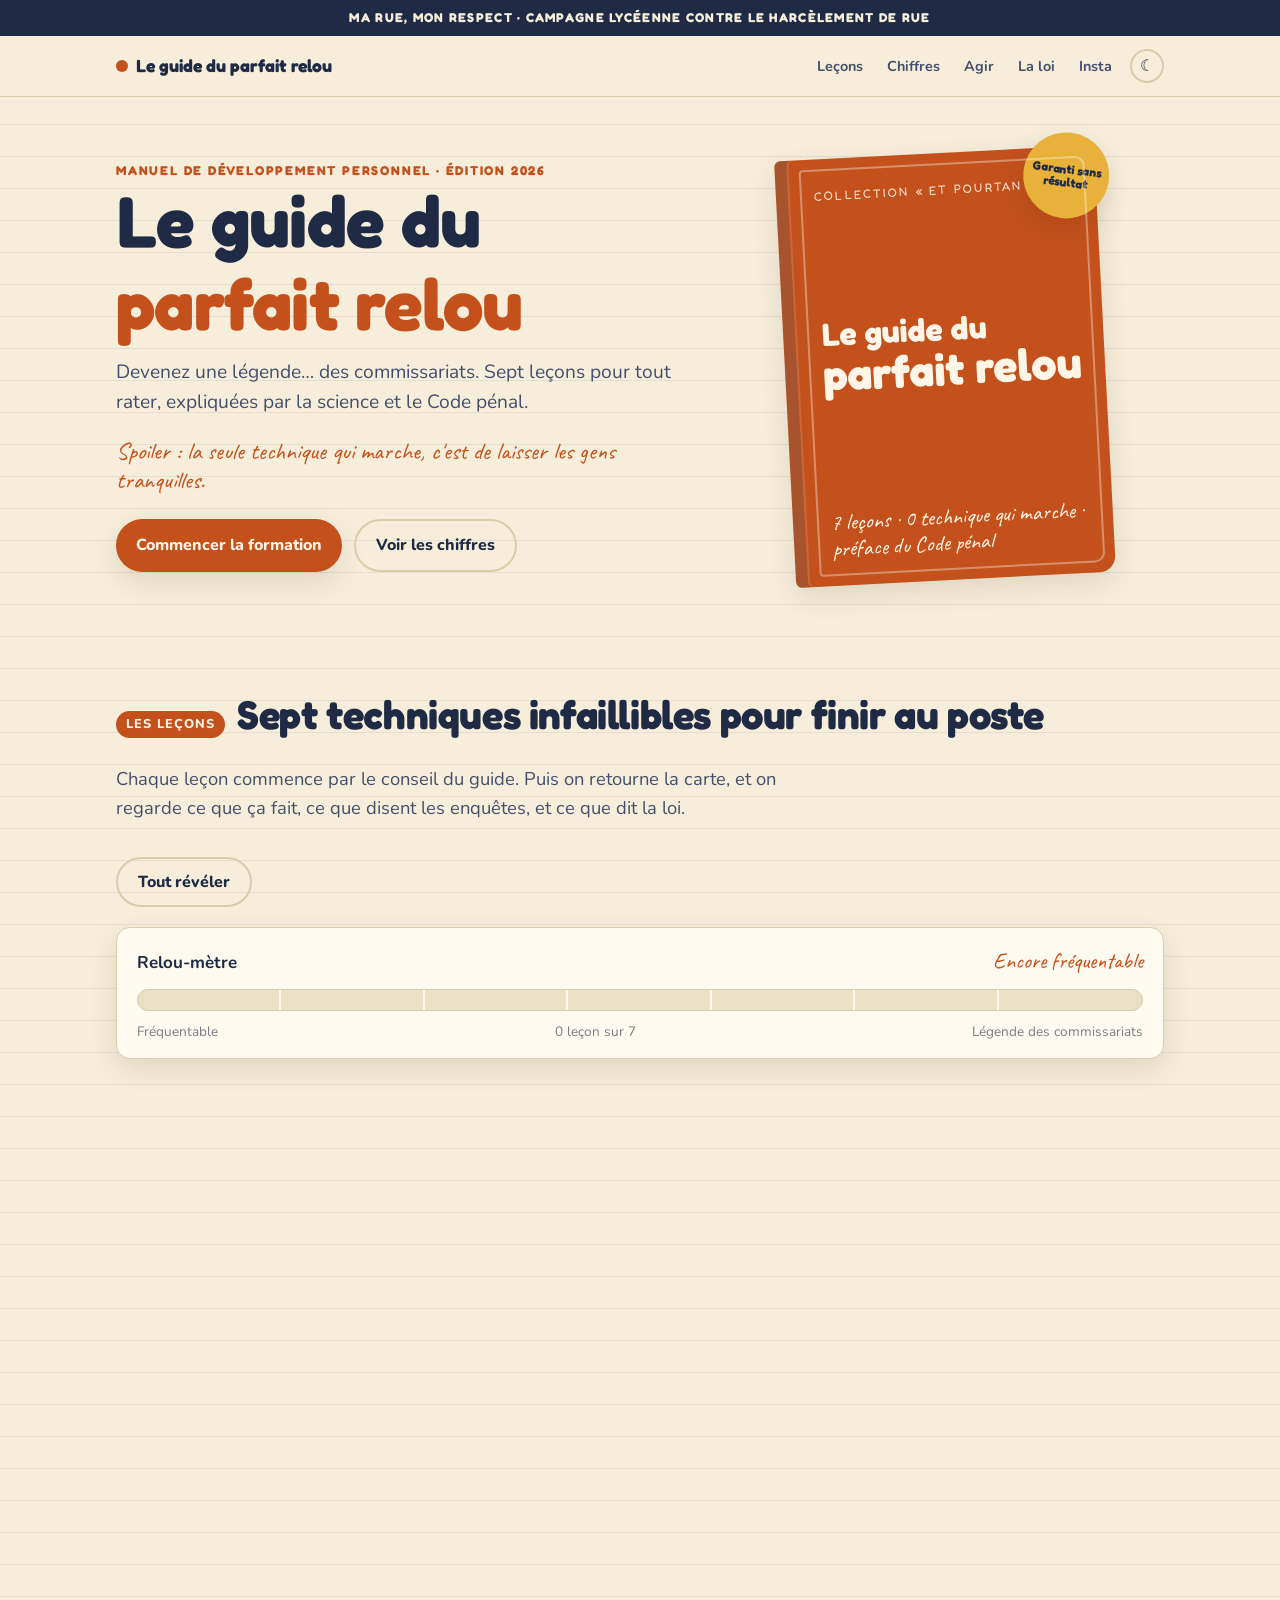
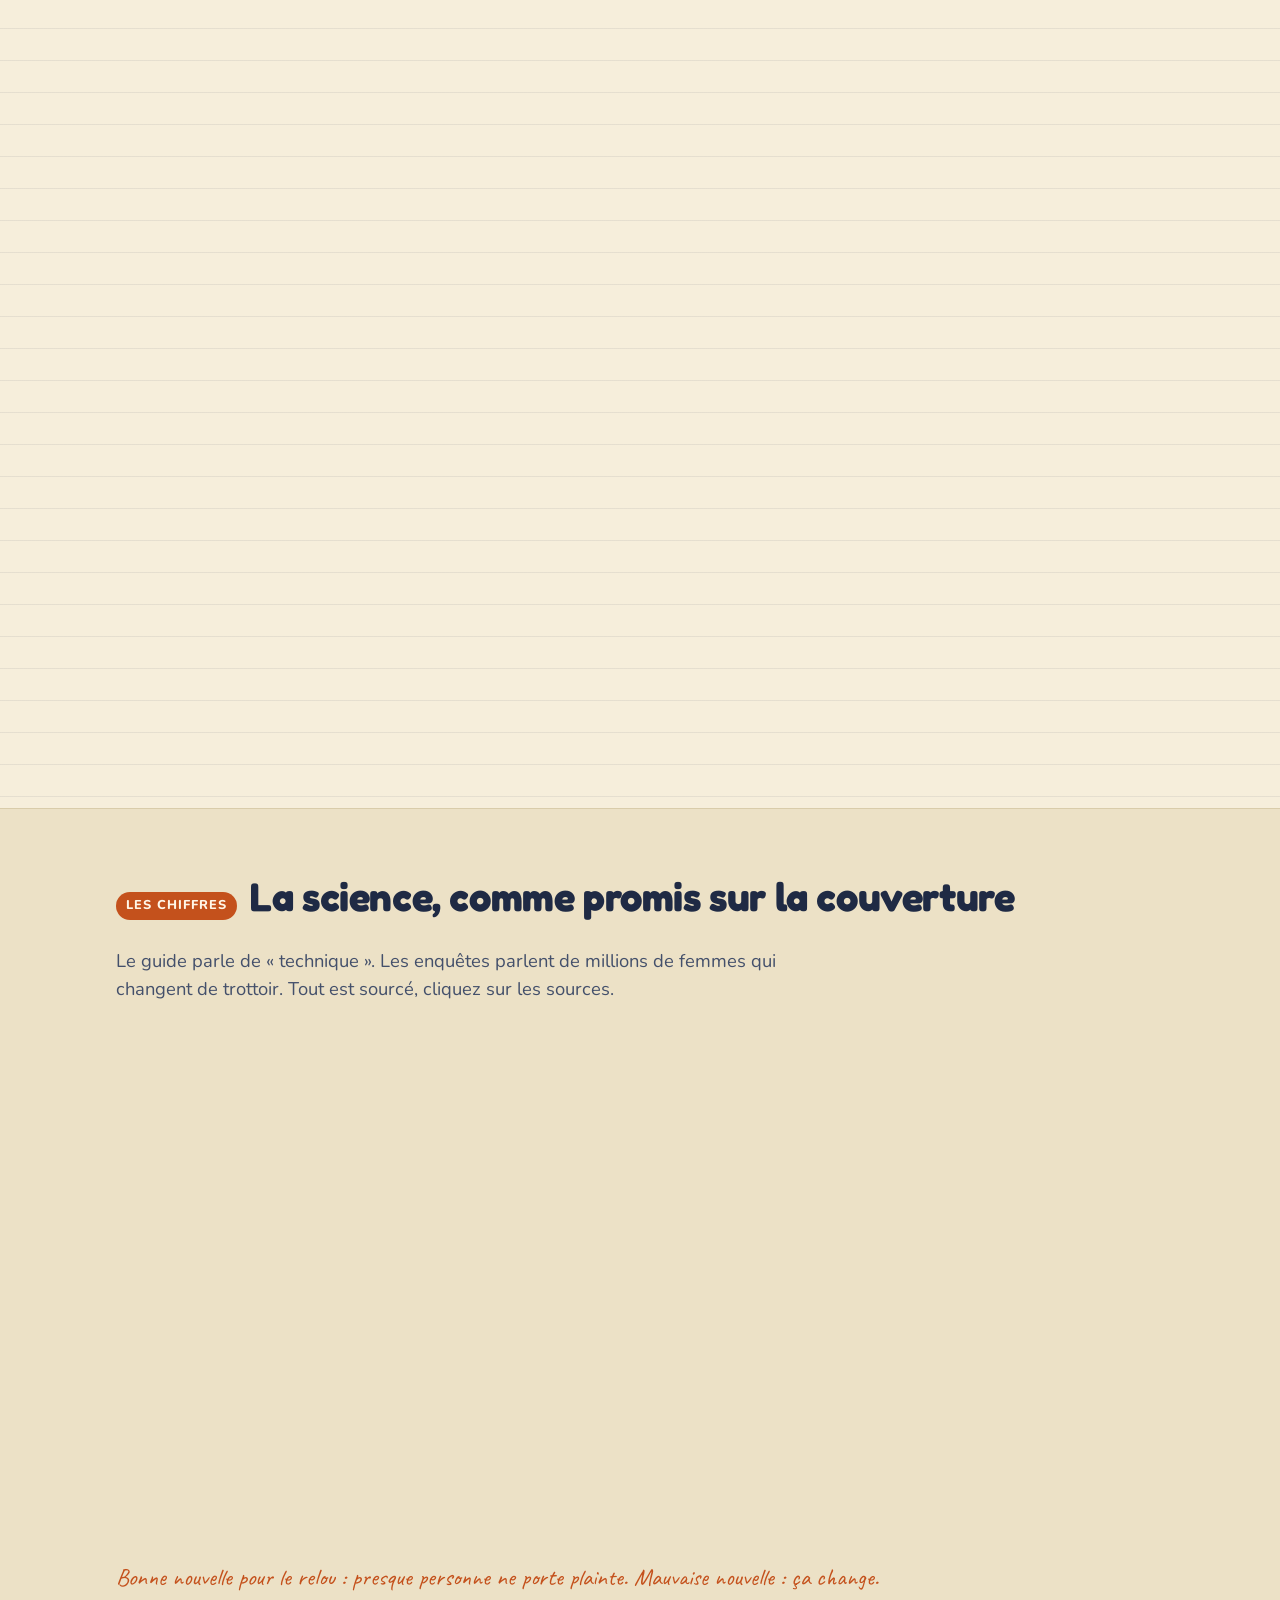
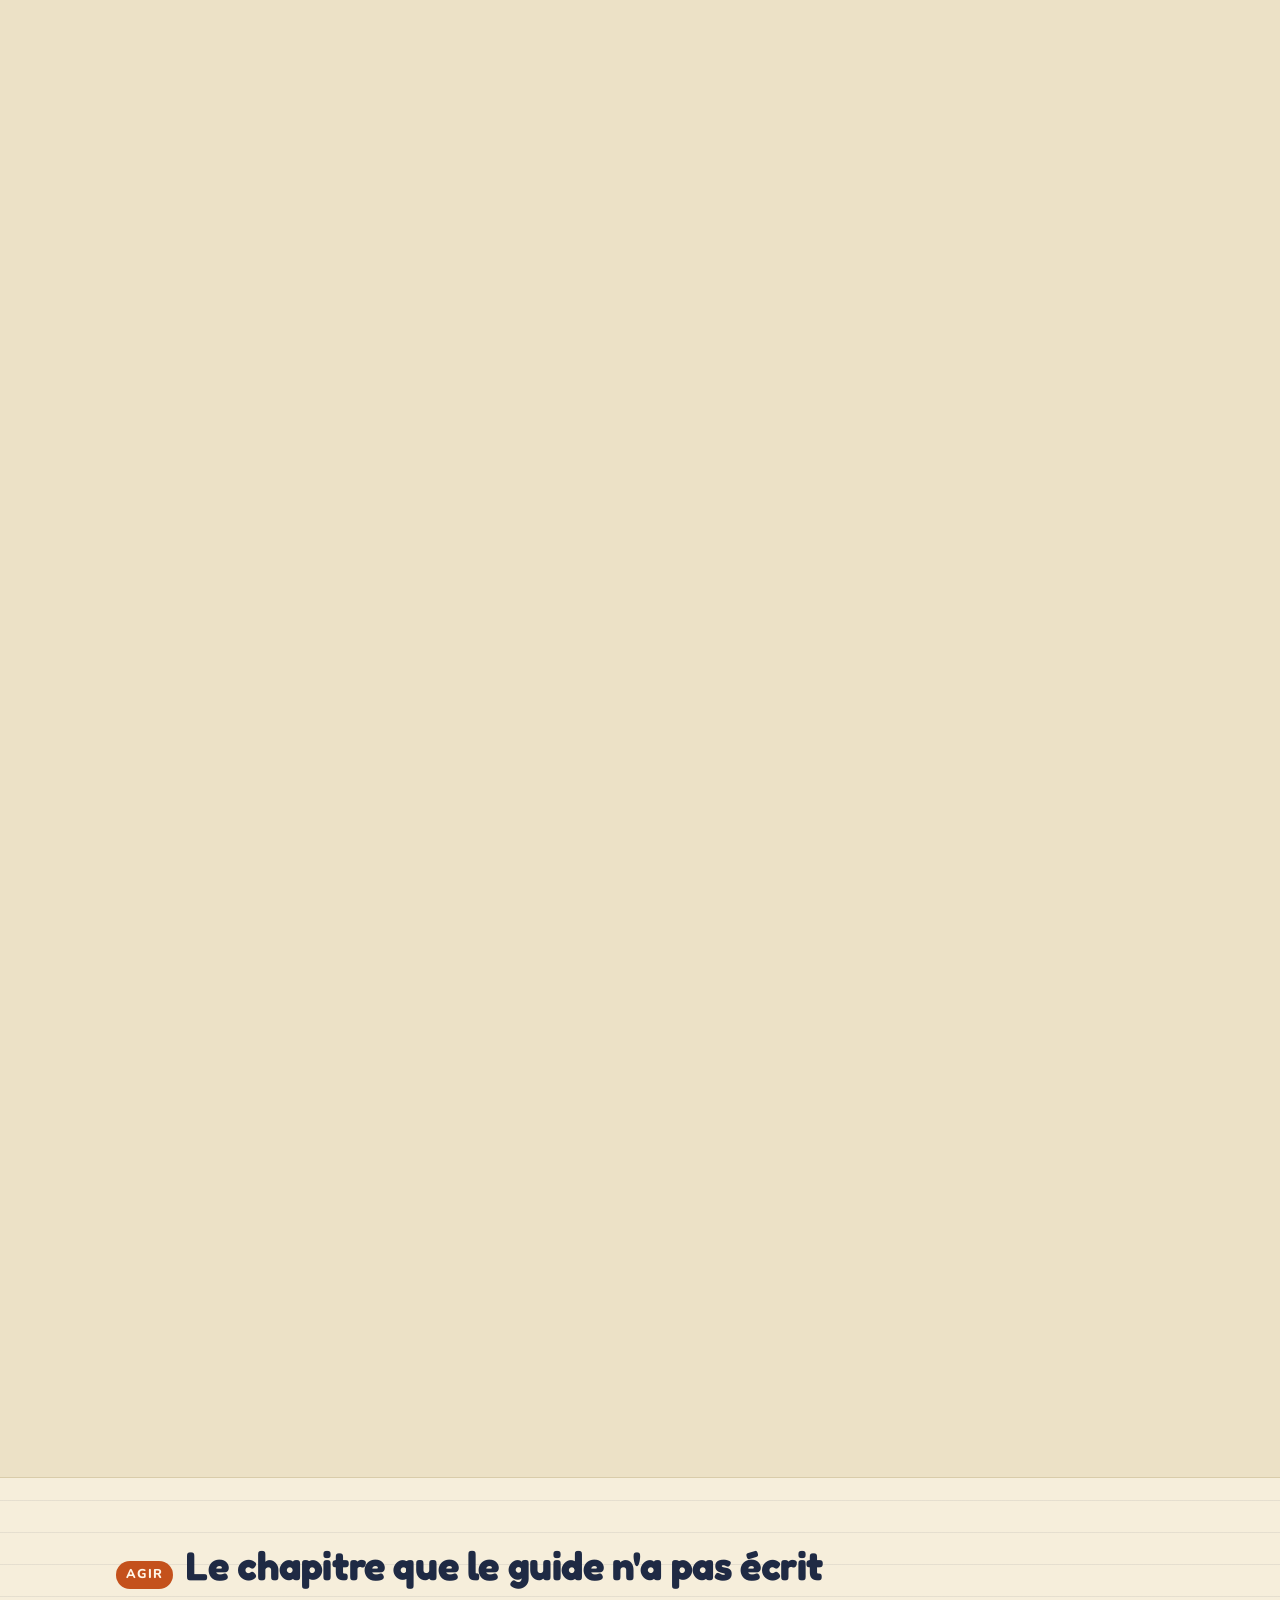
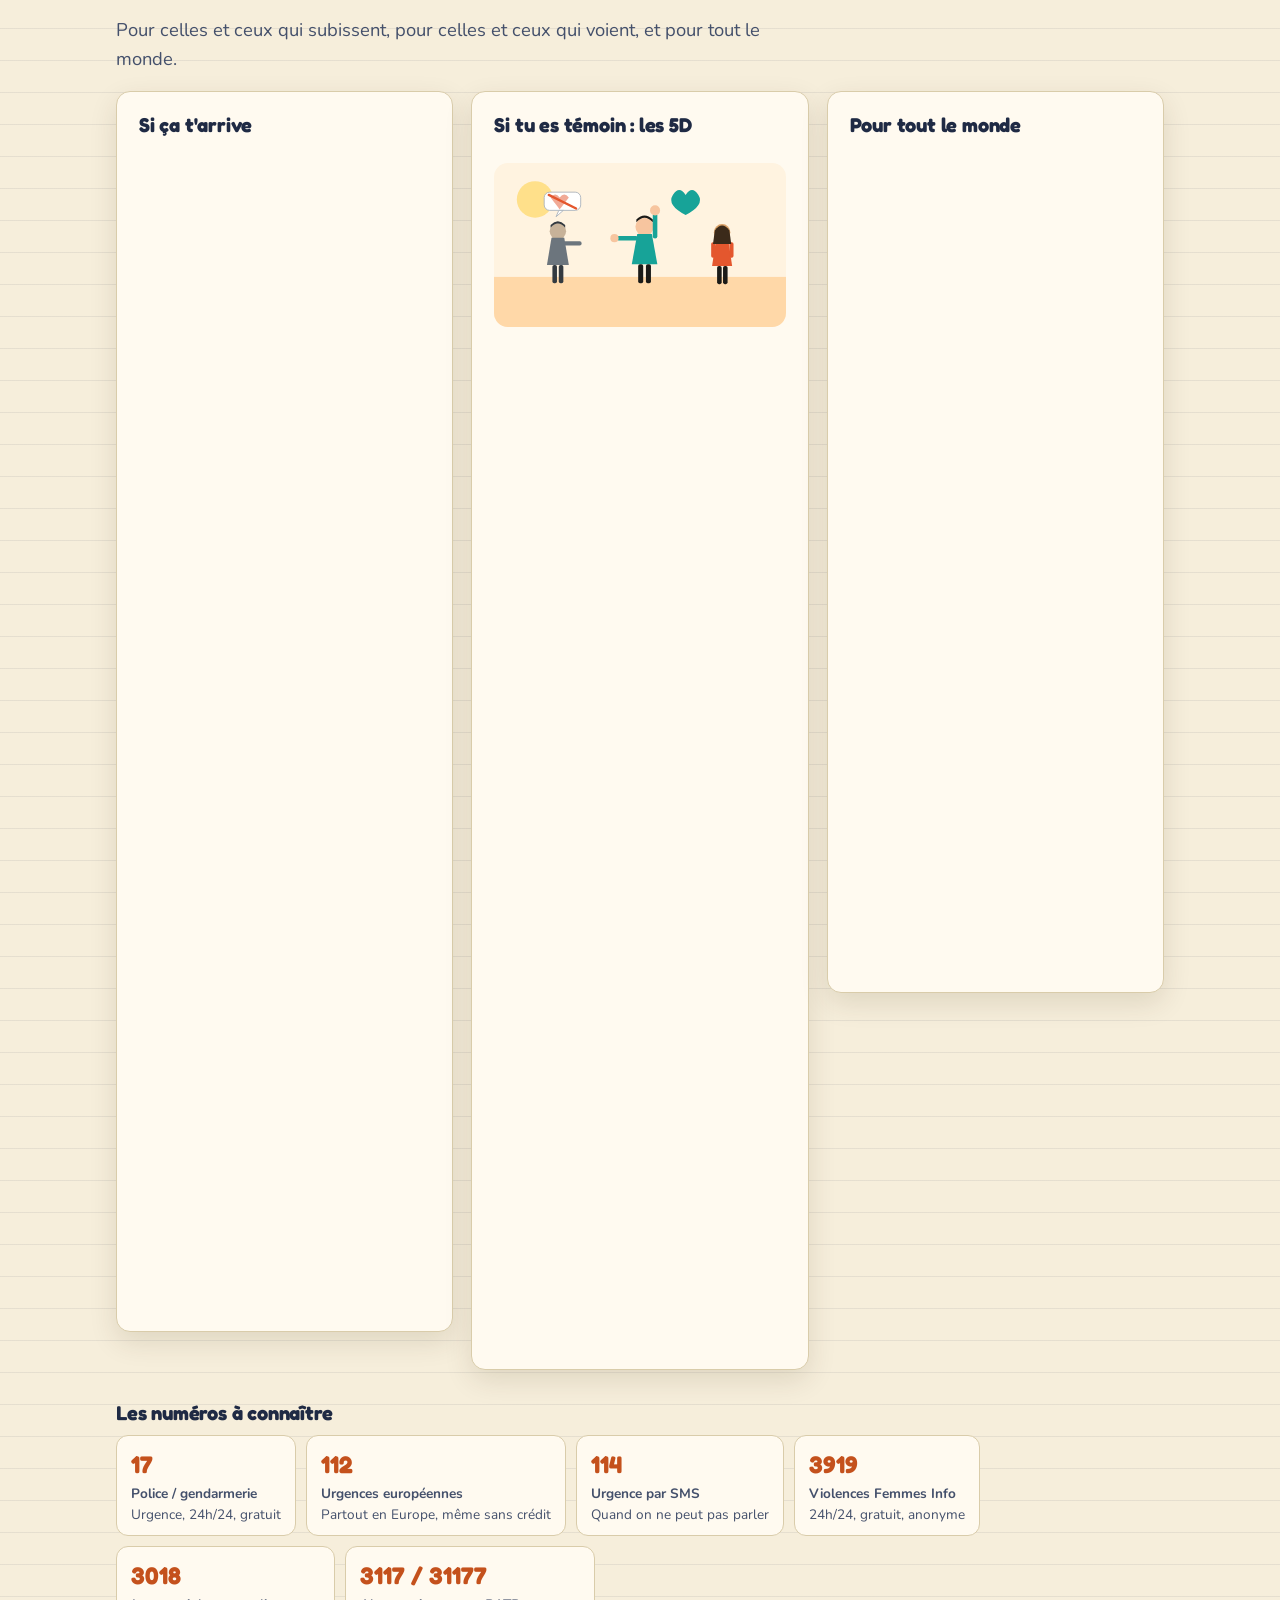
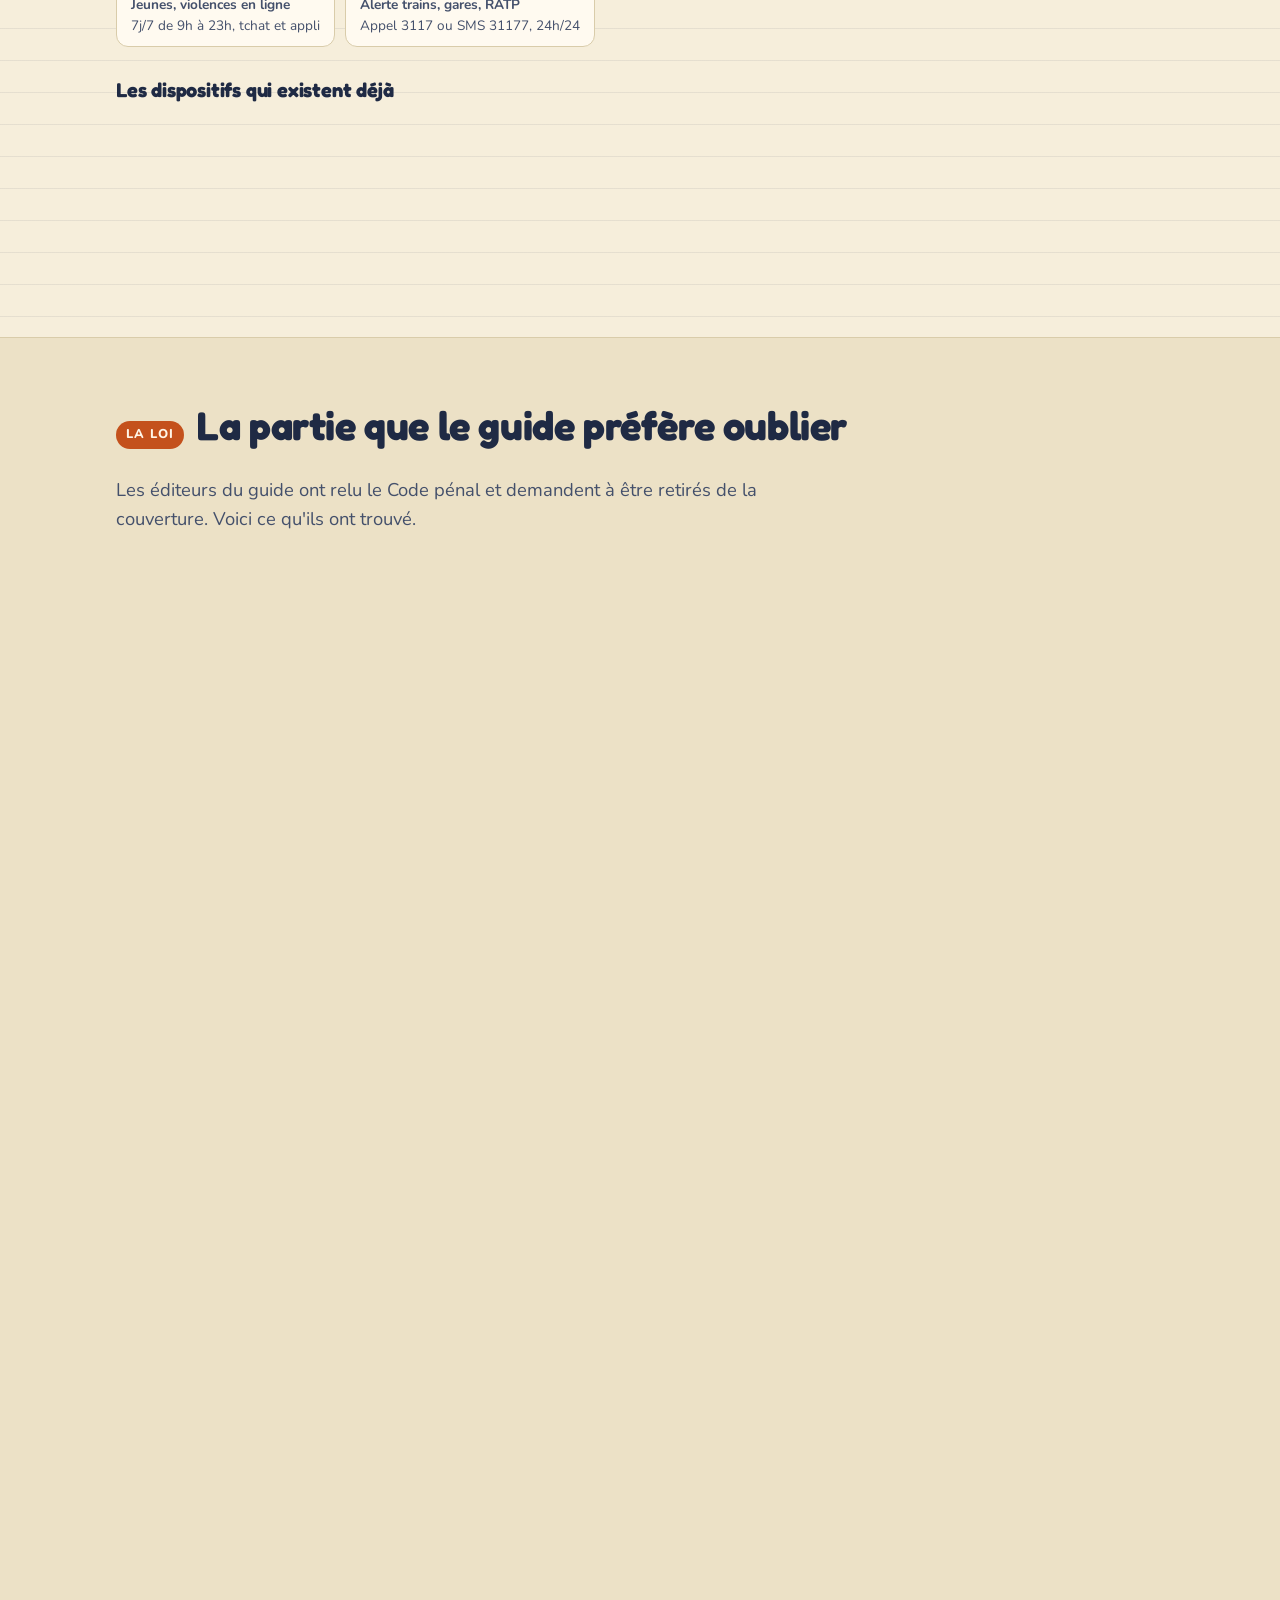
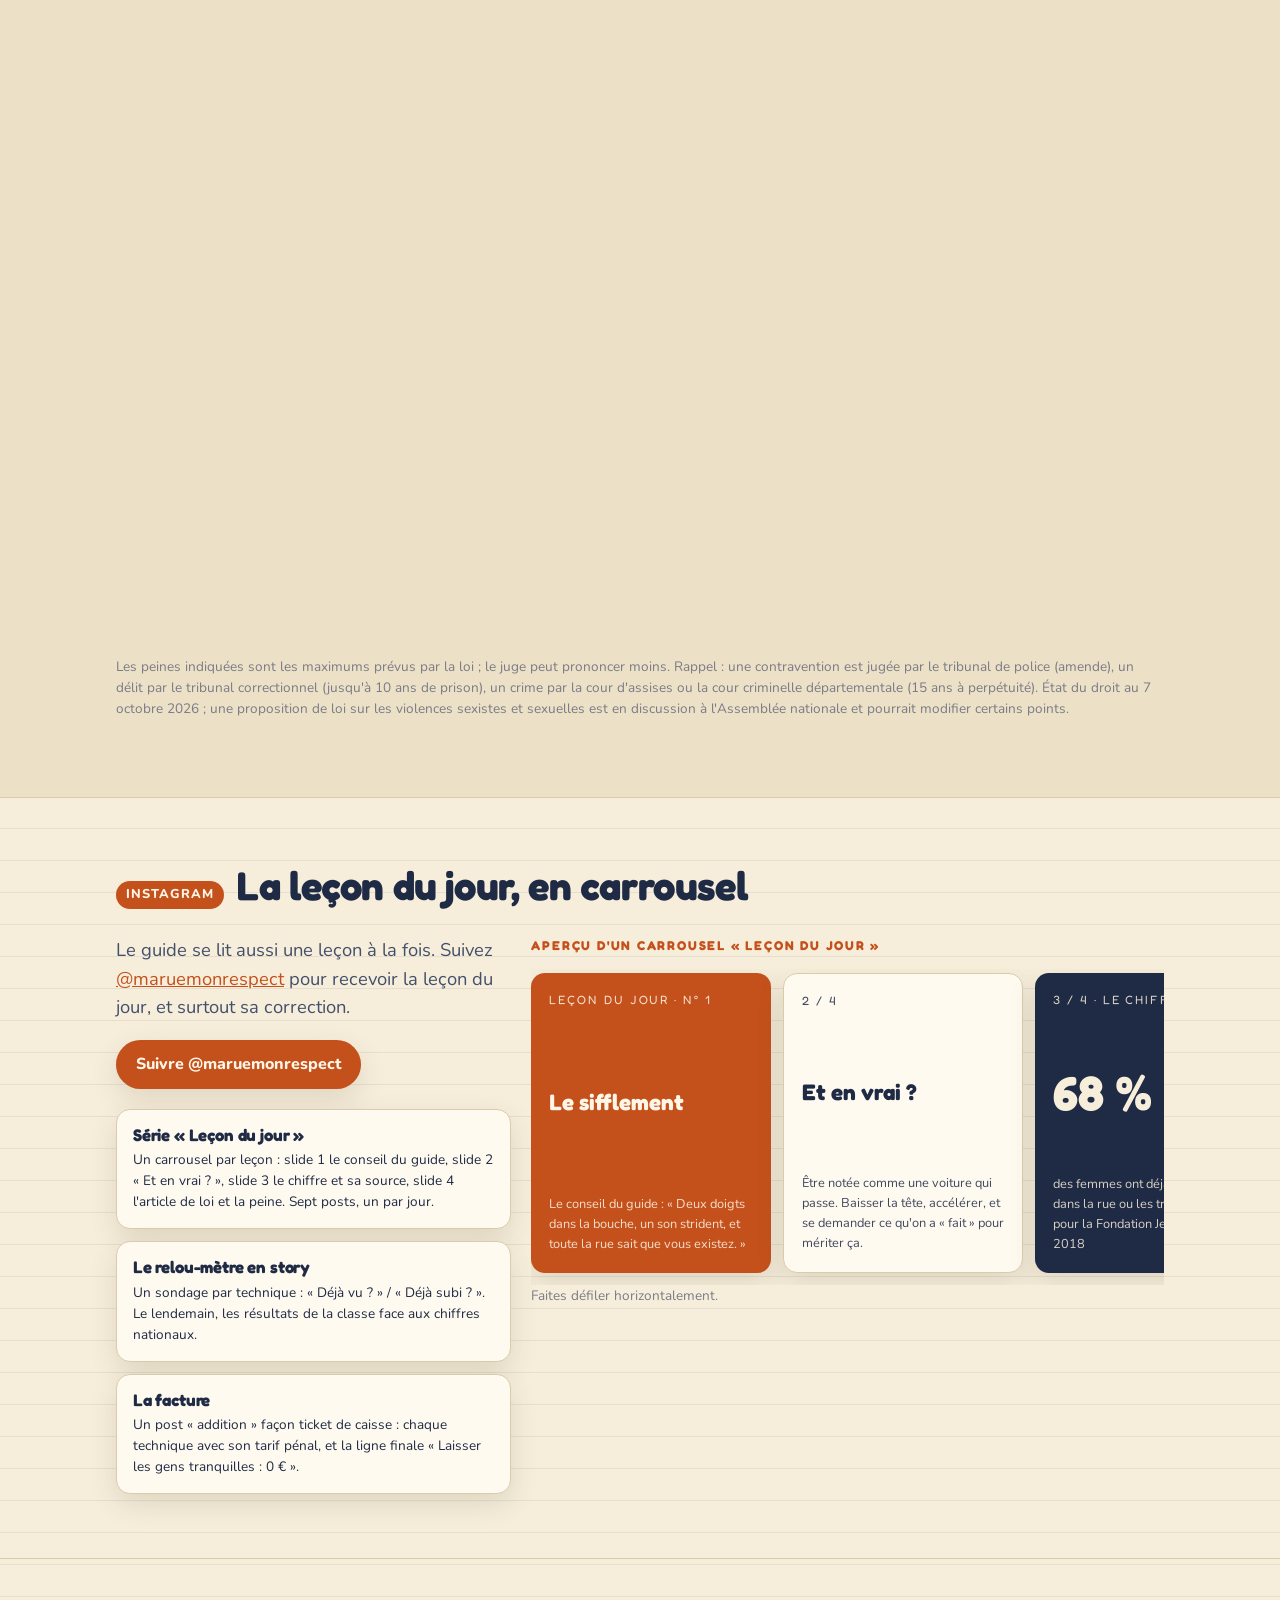
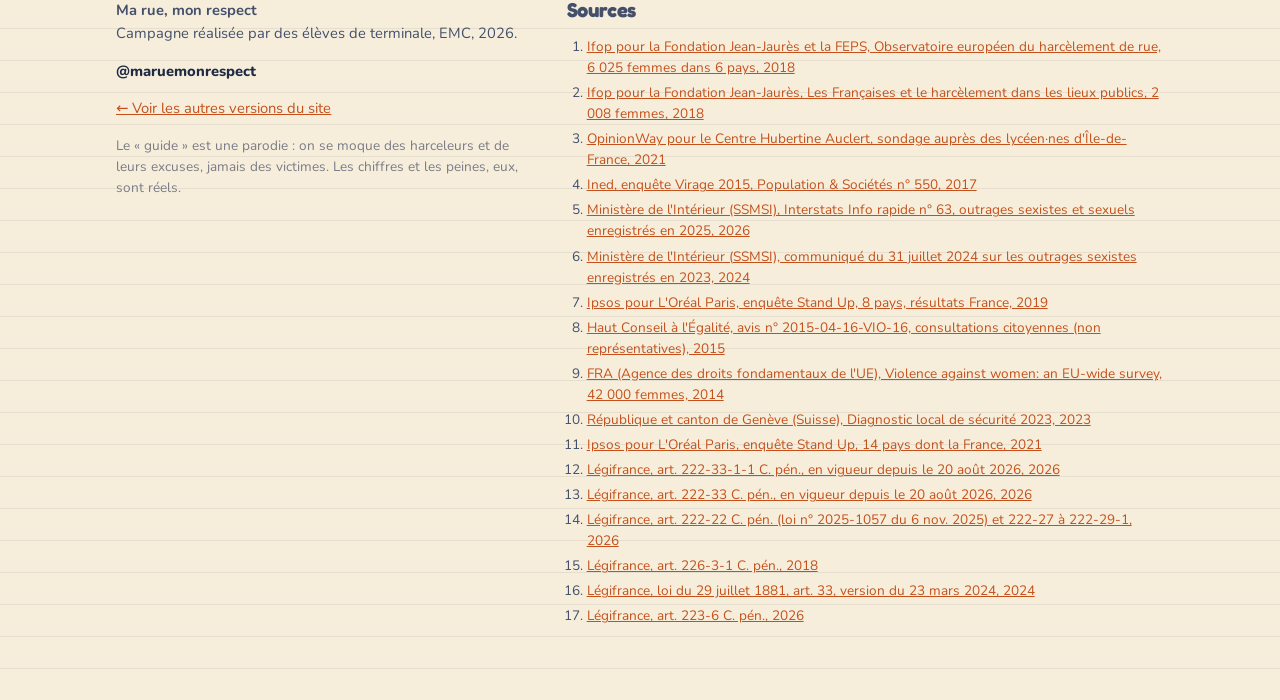
<file: guide/index.html>
<!doctype html>
<html lang="fr">
<head>
  <meta charset="utf-8">
  <meta http-equiv="refresh" content="0; url=../index.html">
  <title>Ma rue, mon respect</title>
</head>
<body>
  <p>Le guide du parfait relou est devenu la page d'accueil : <a href="../index.html">ouvrir le site</a>.</p>
</body>
</html>
</file>
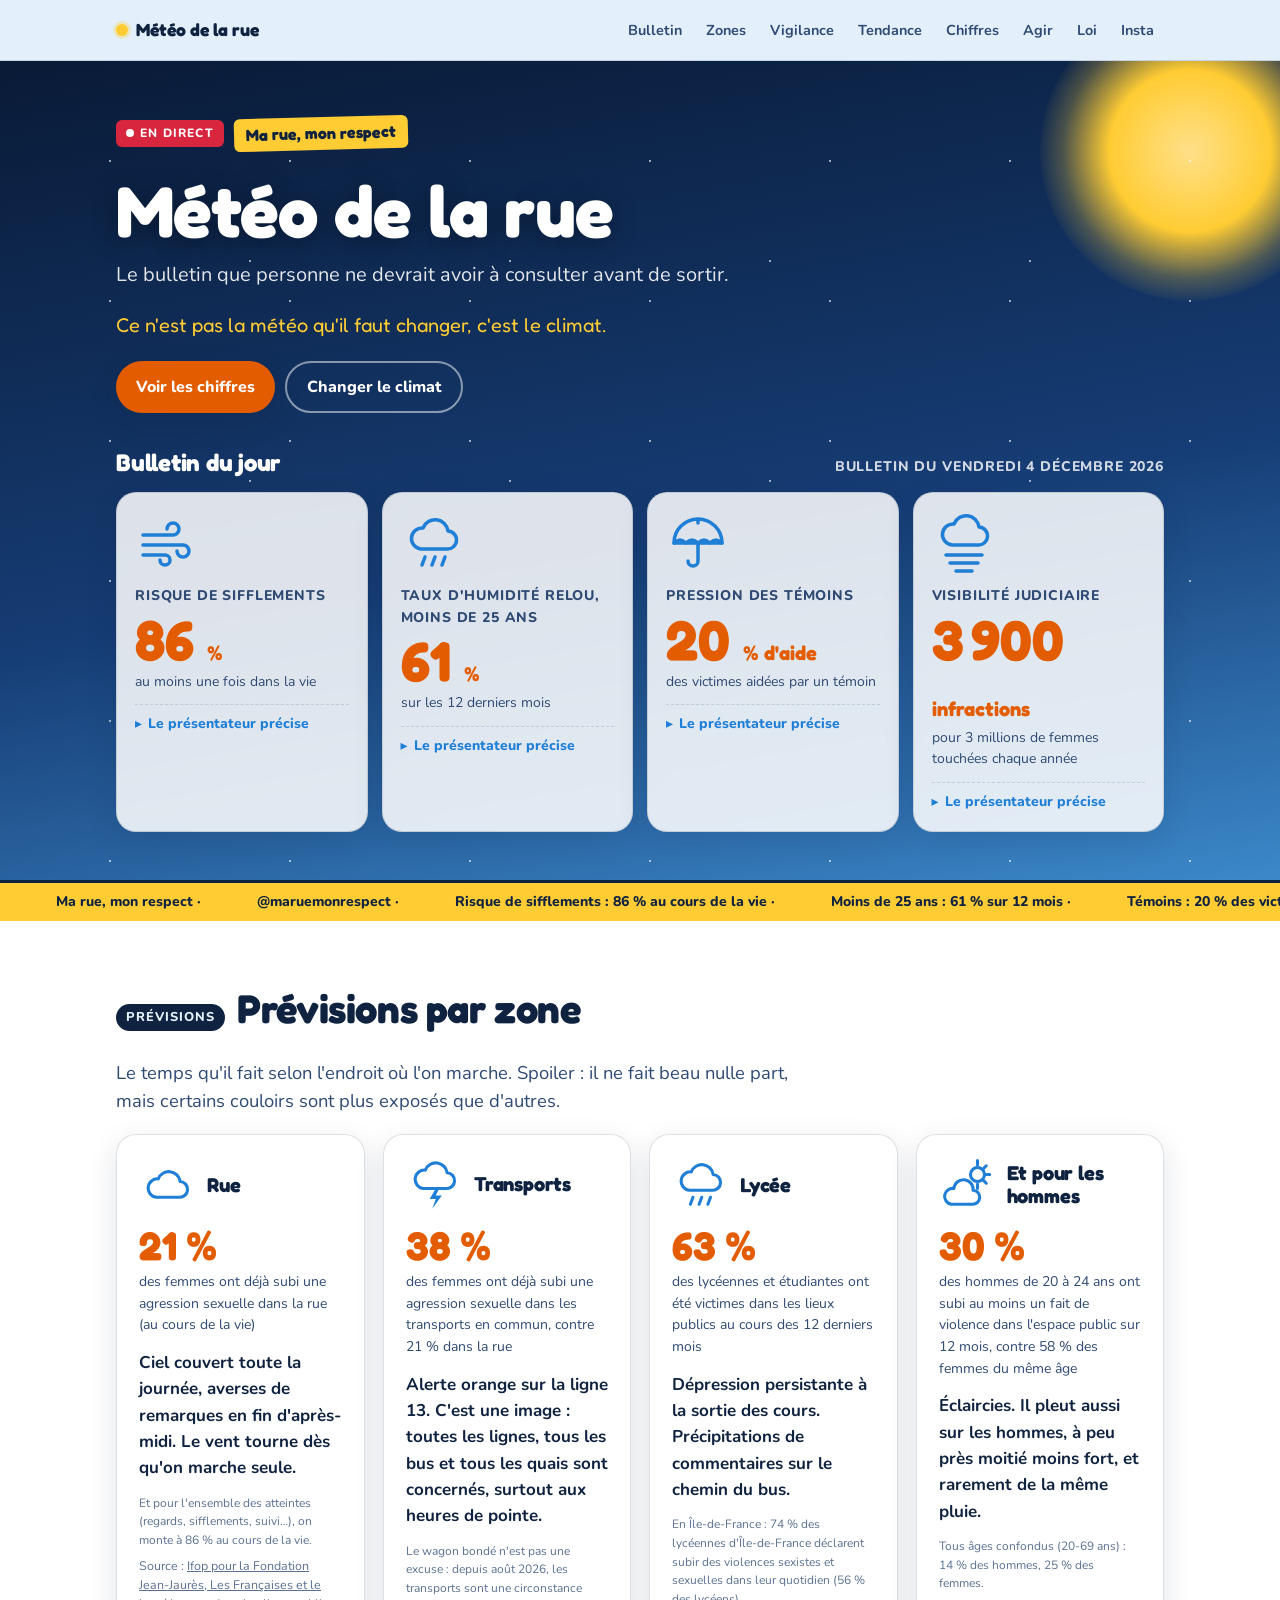
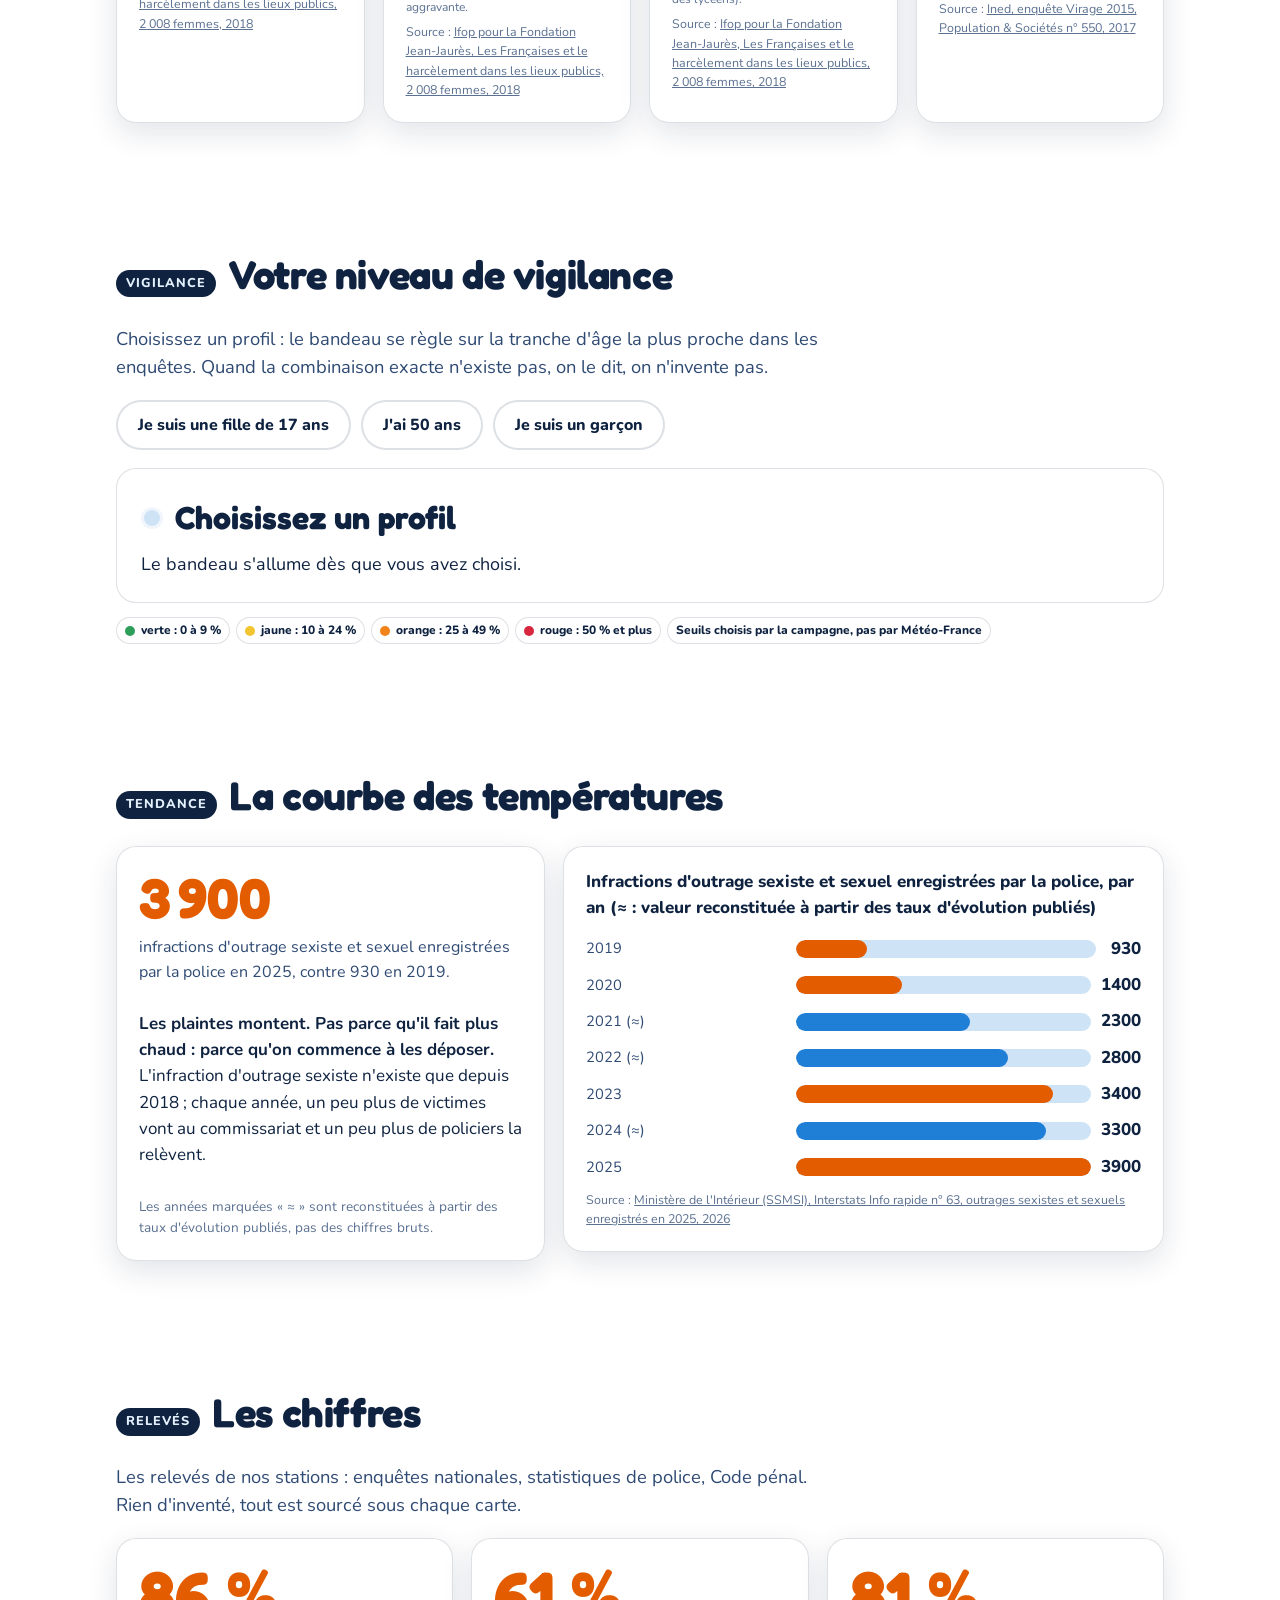
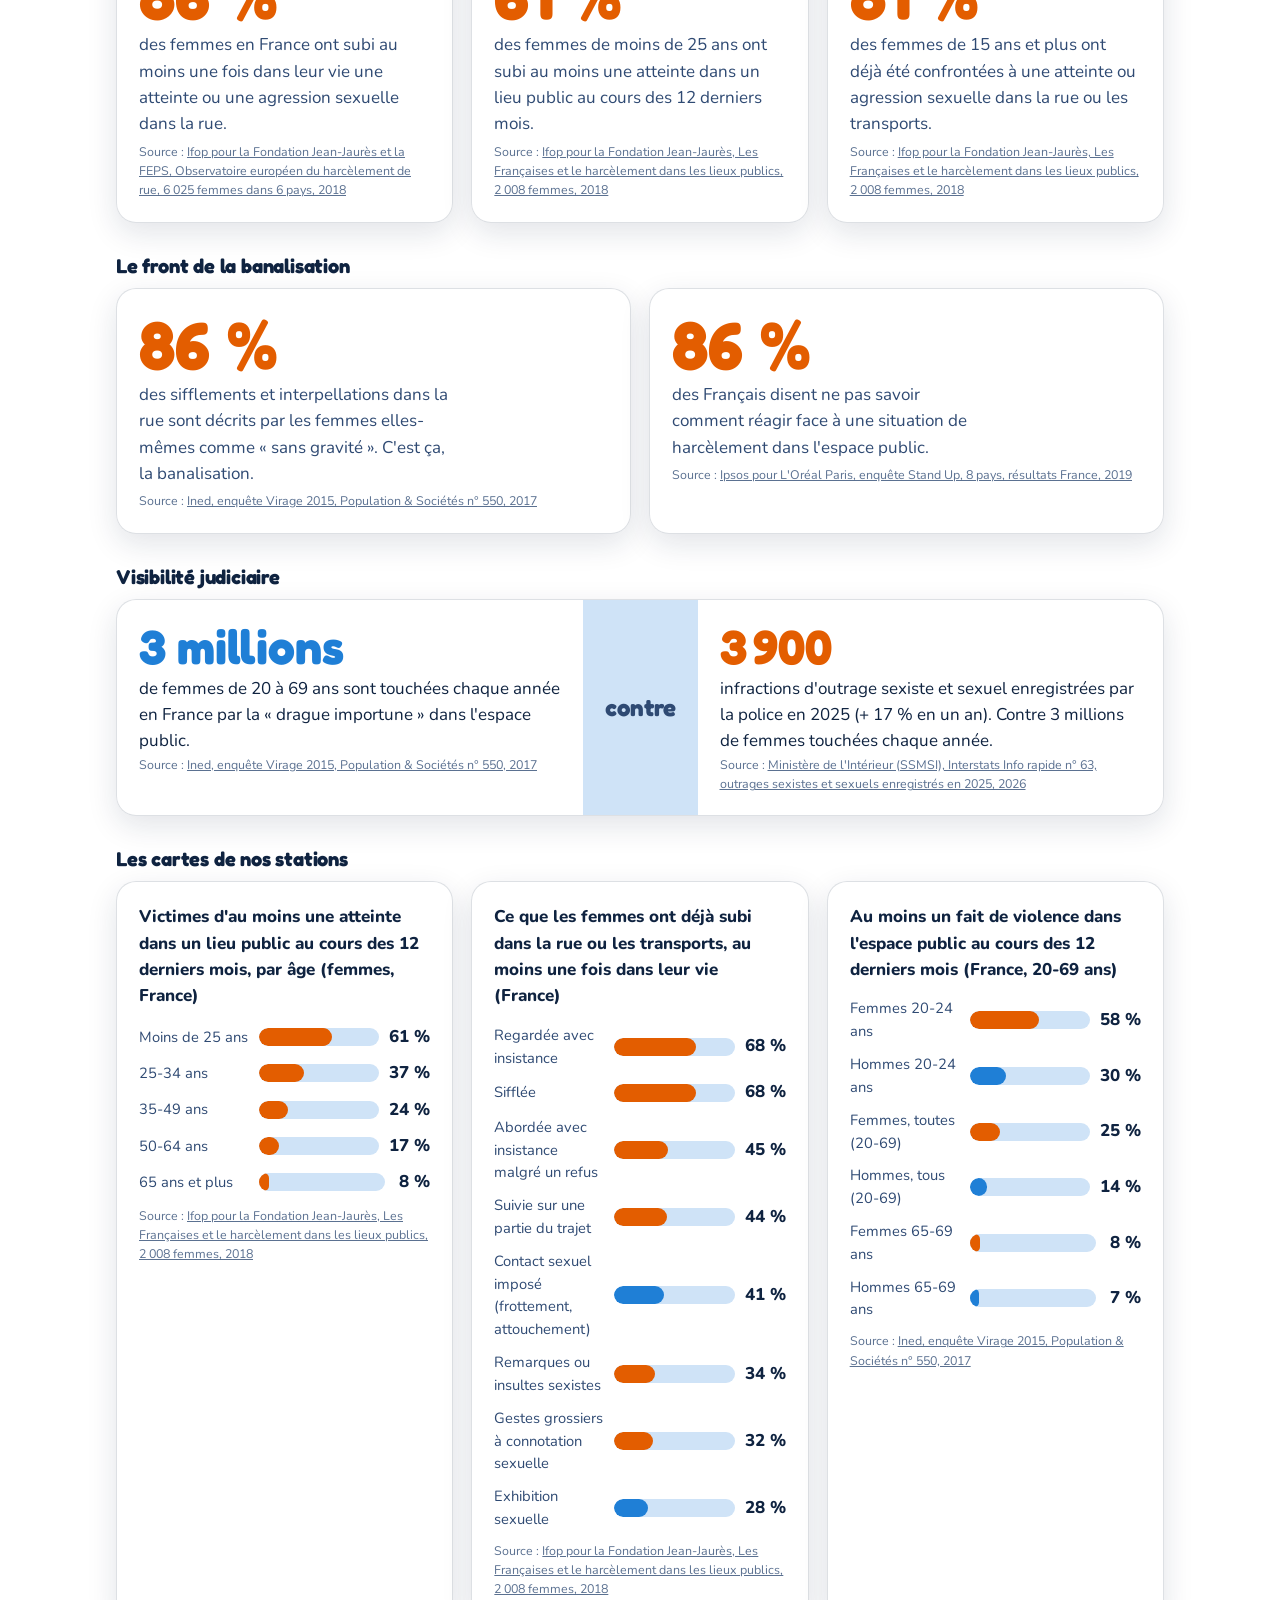
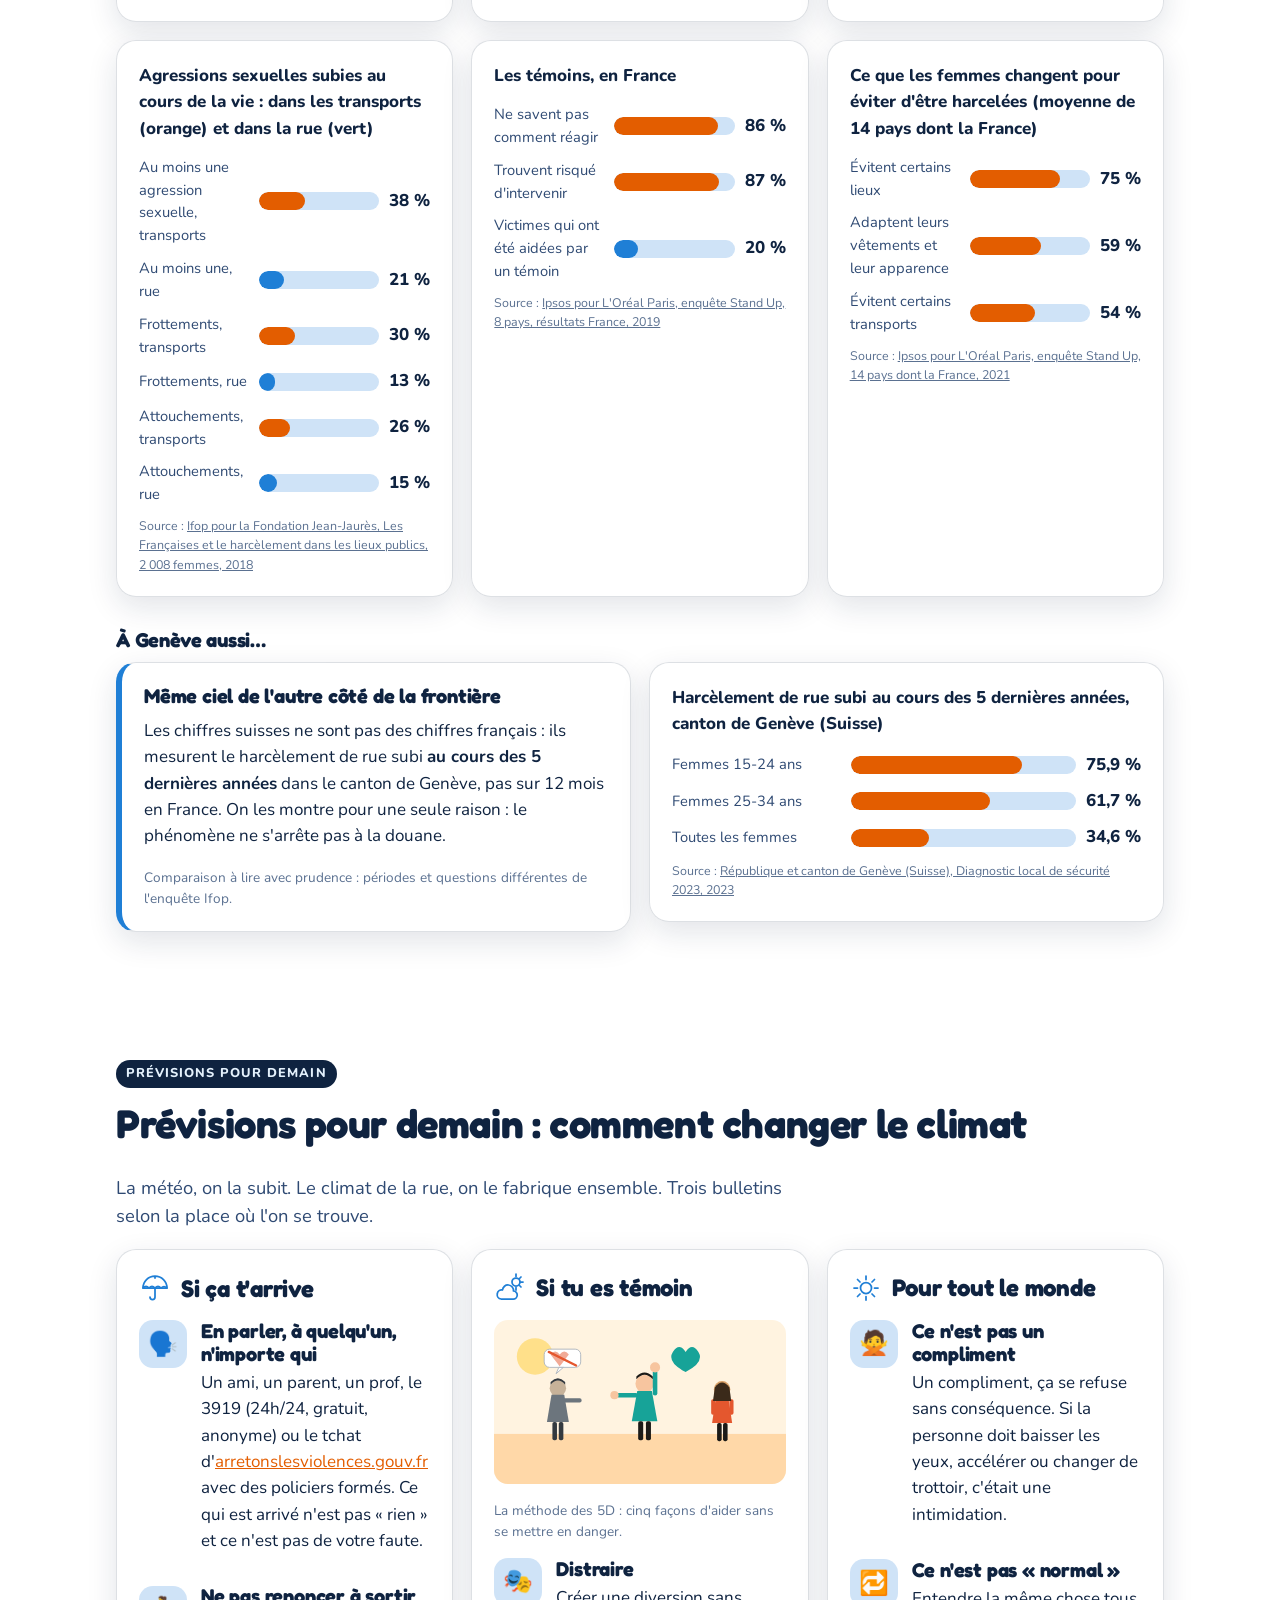
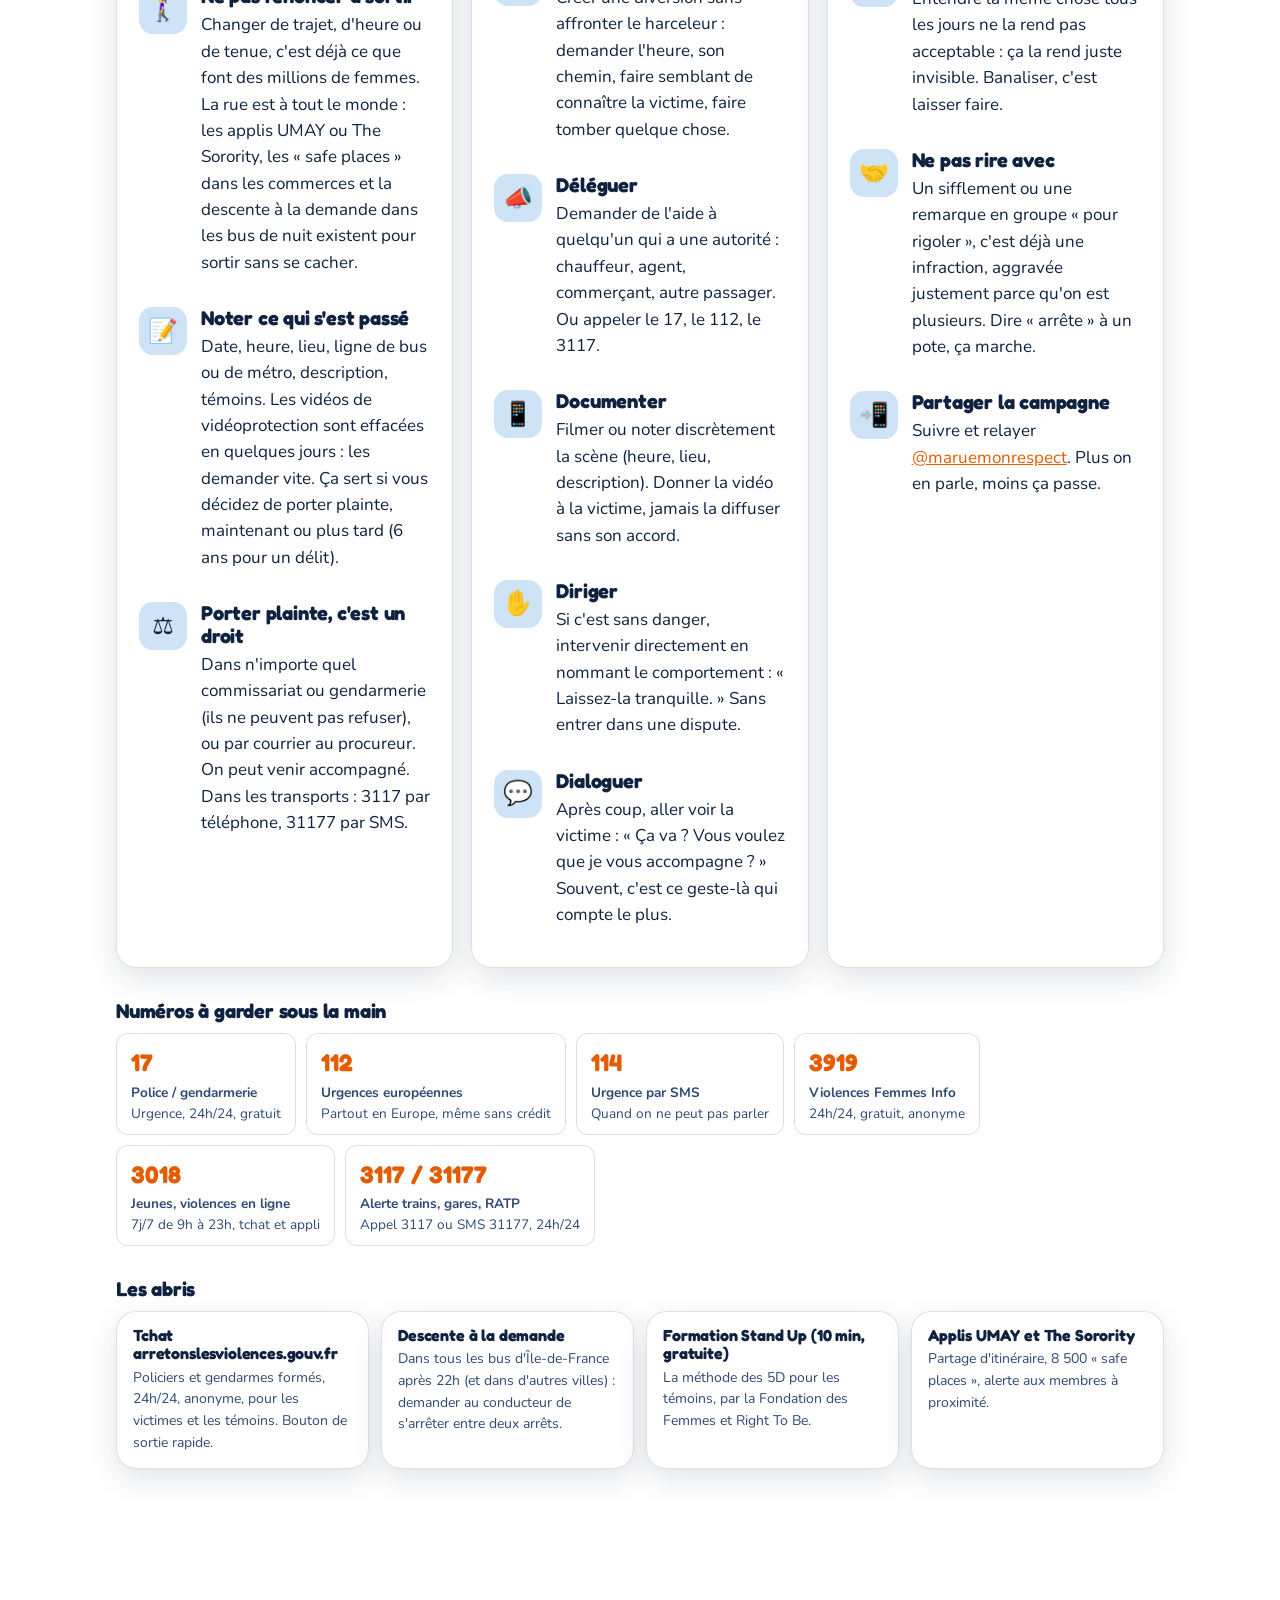
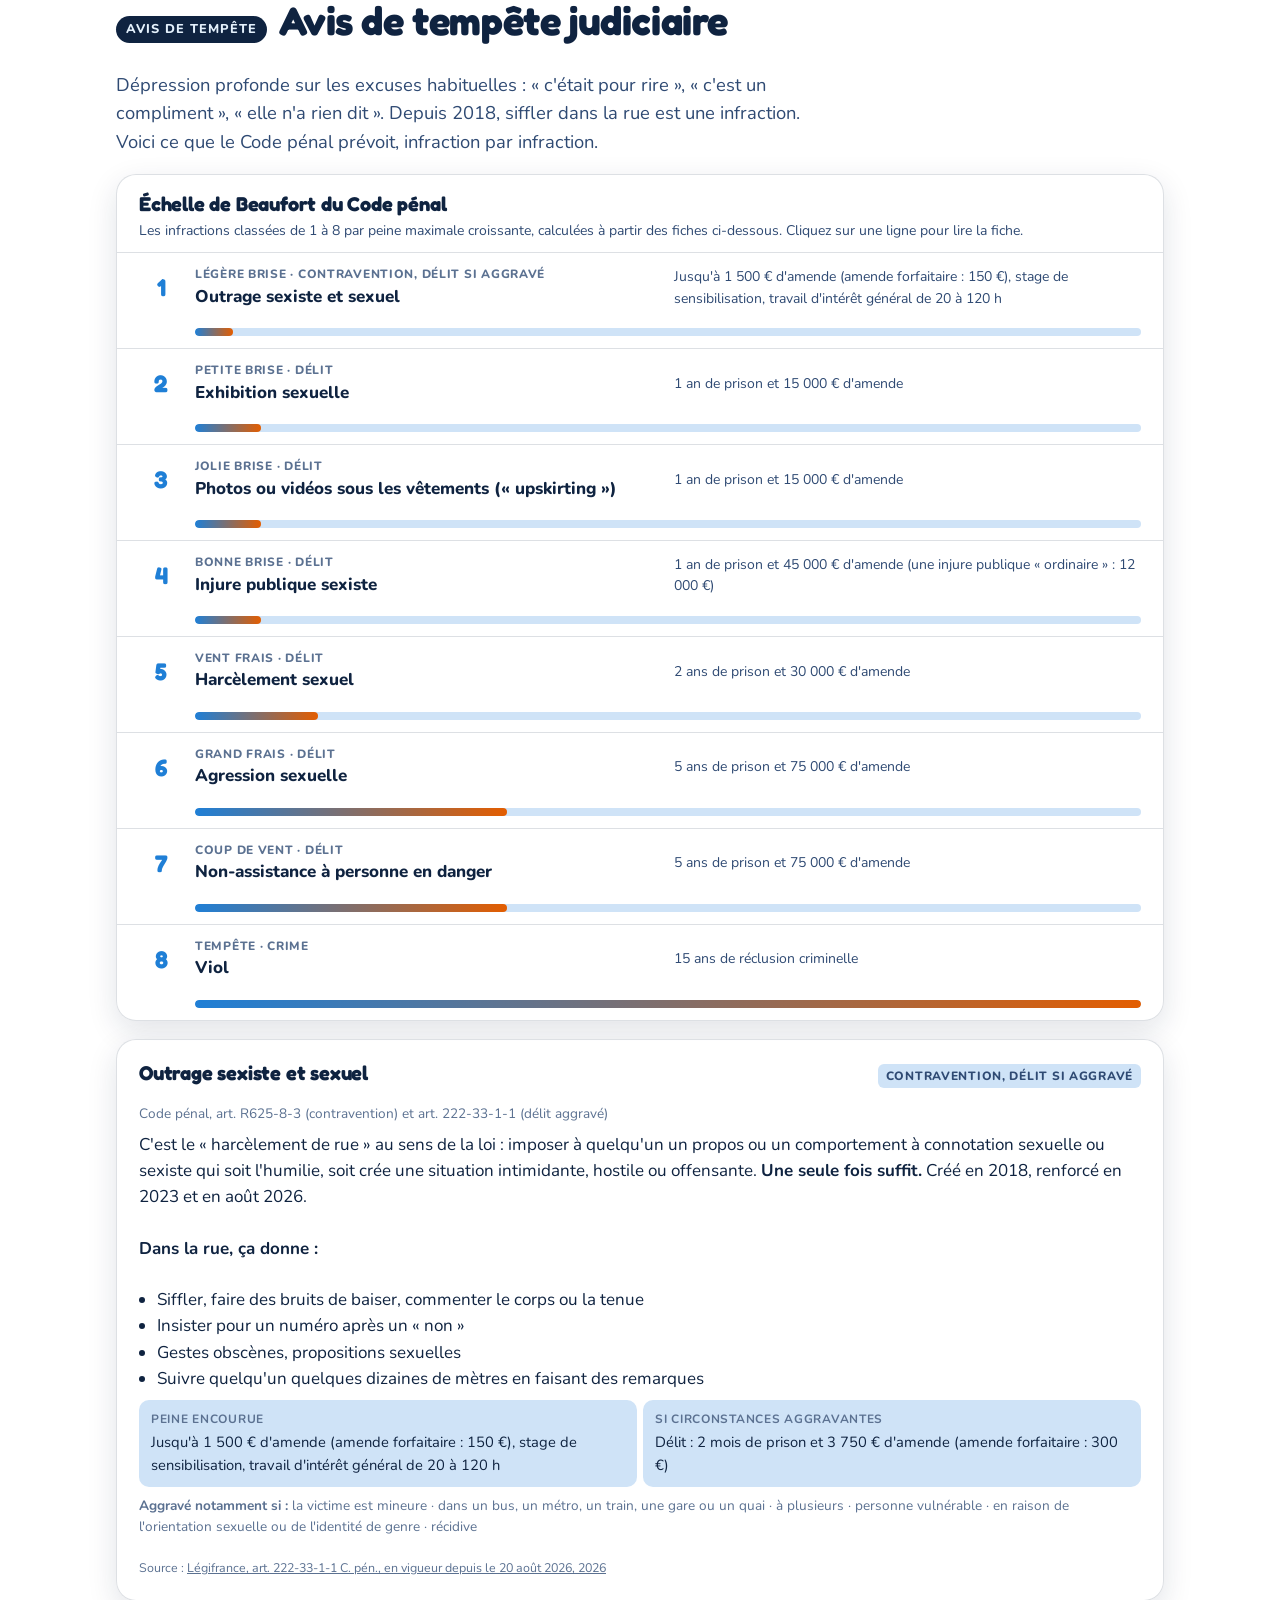
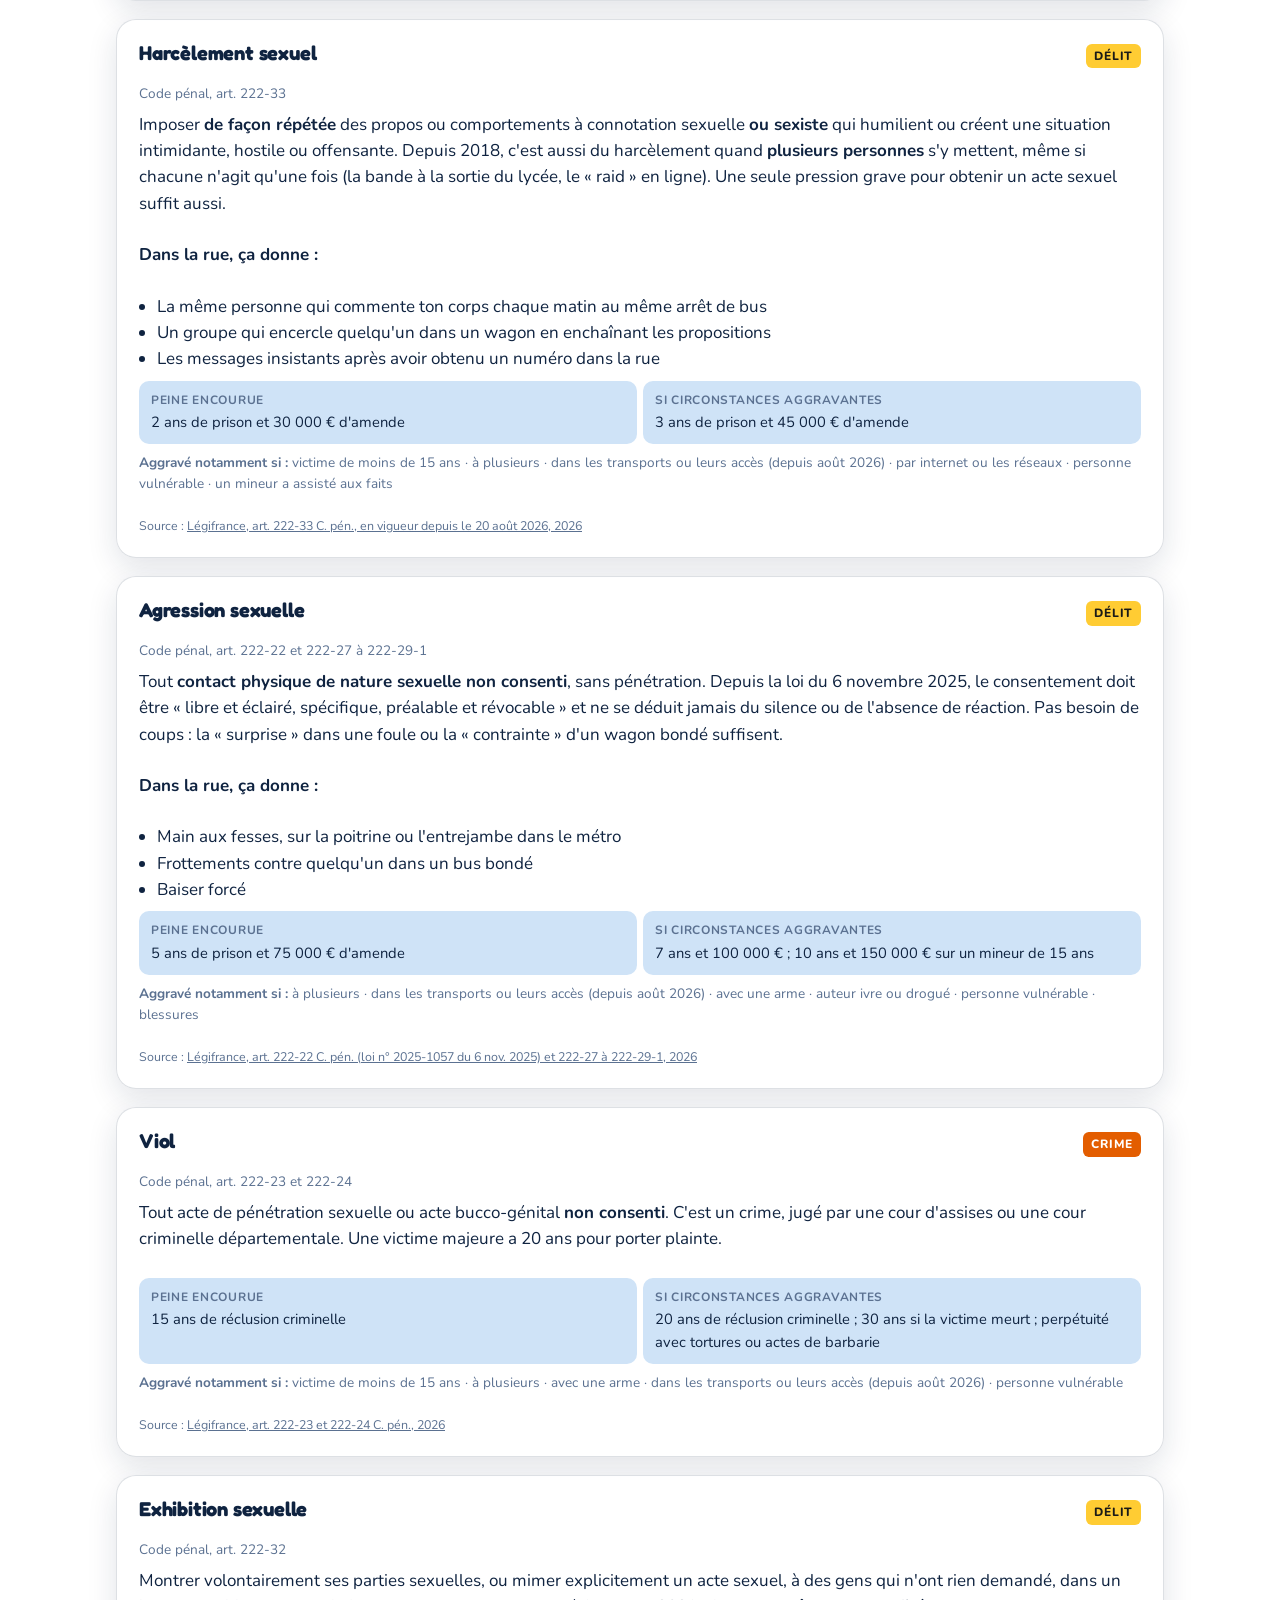
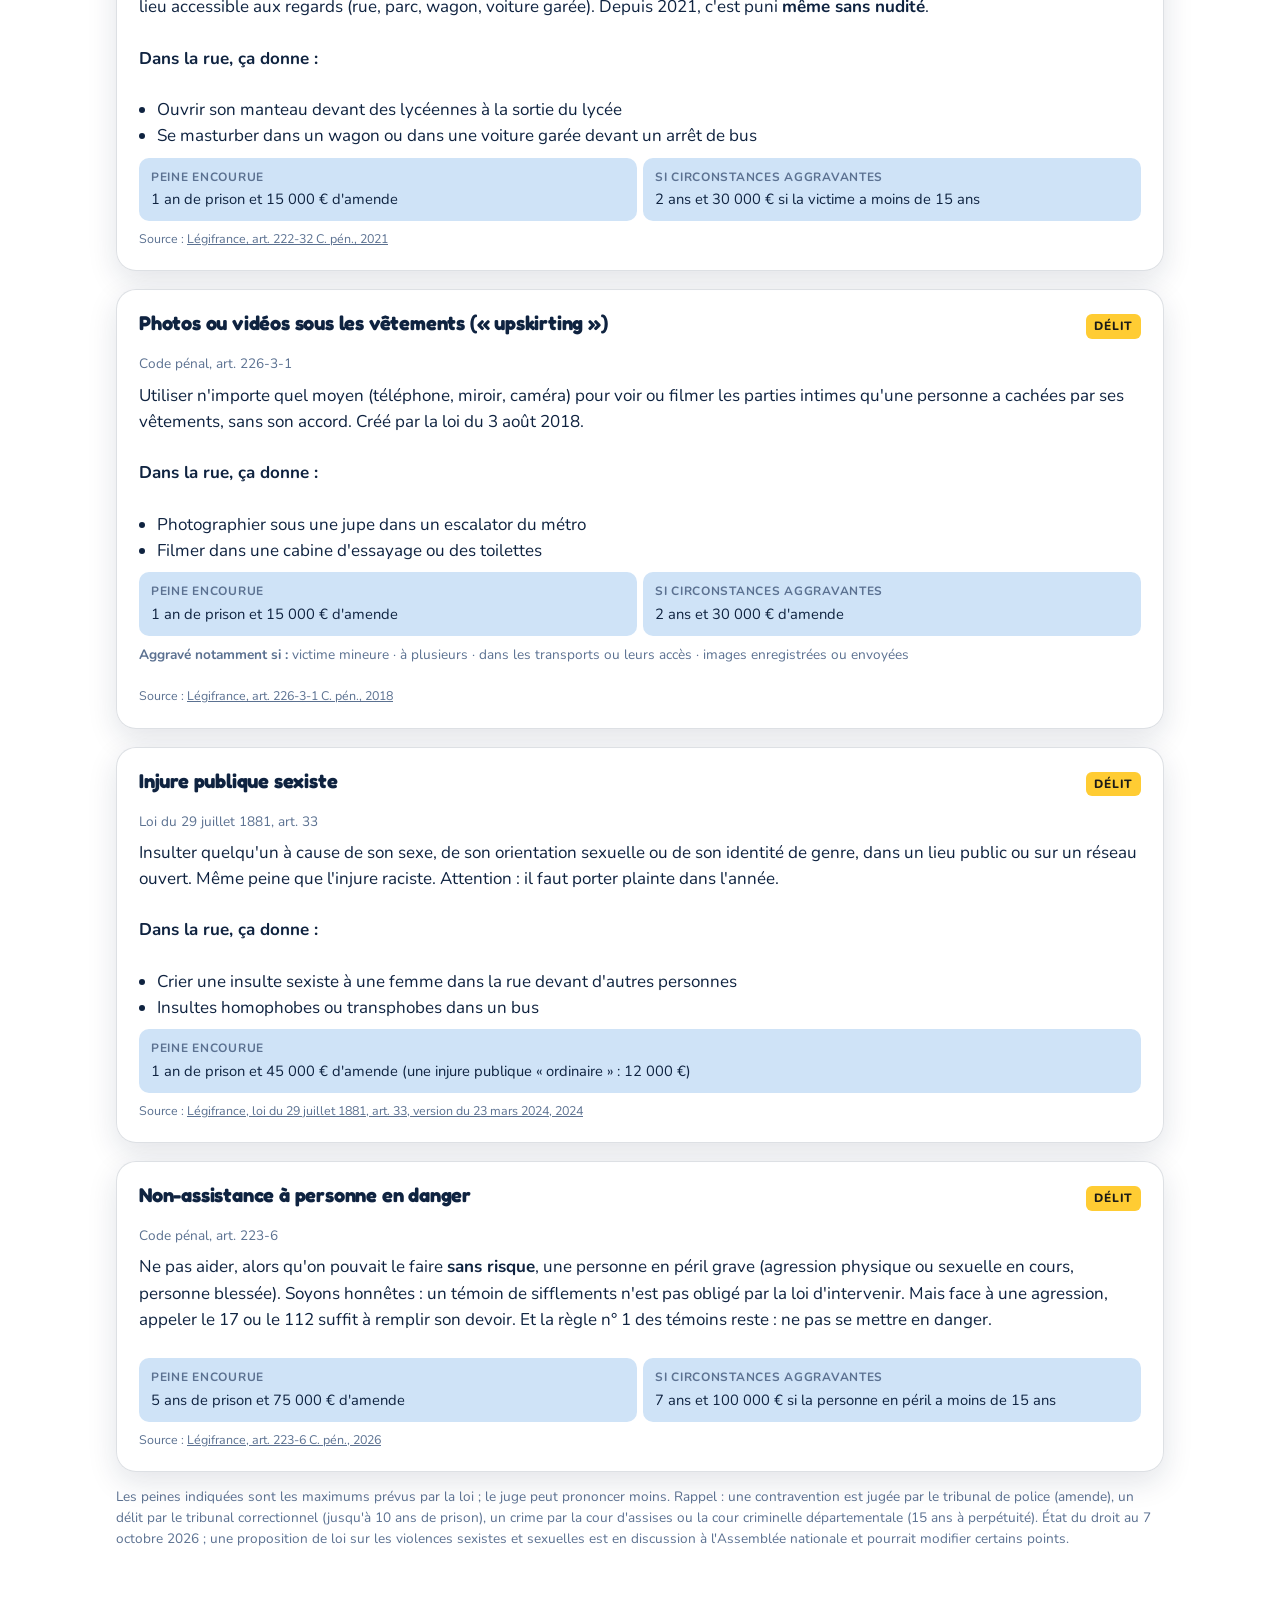
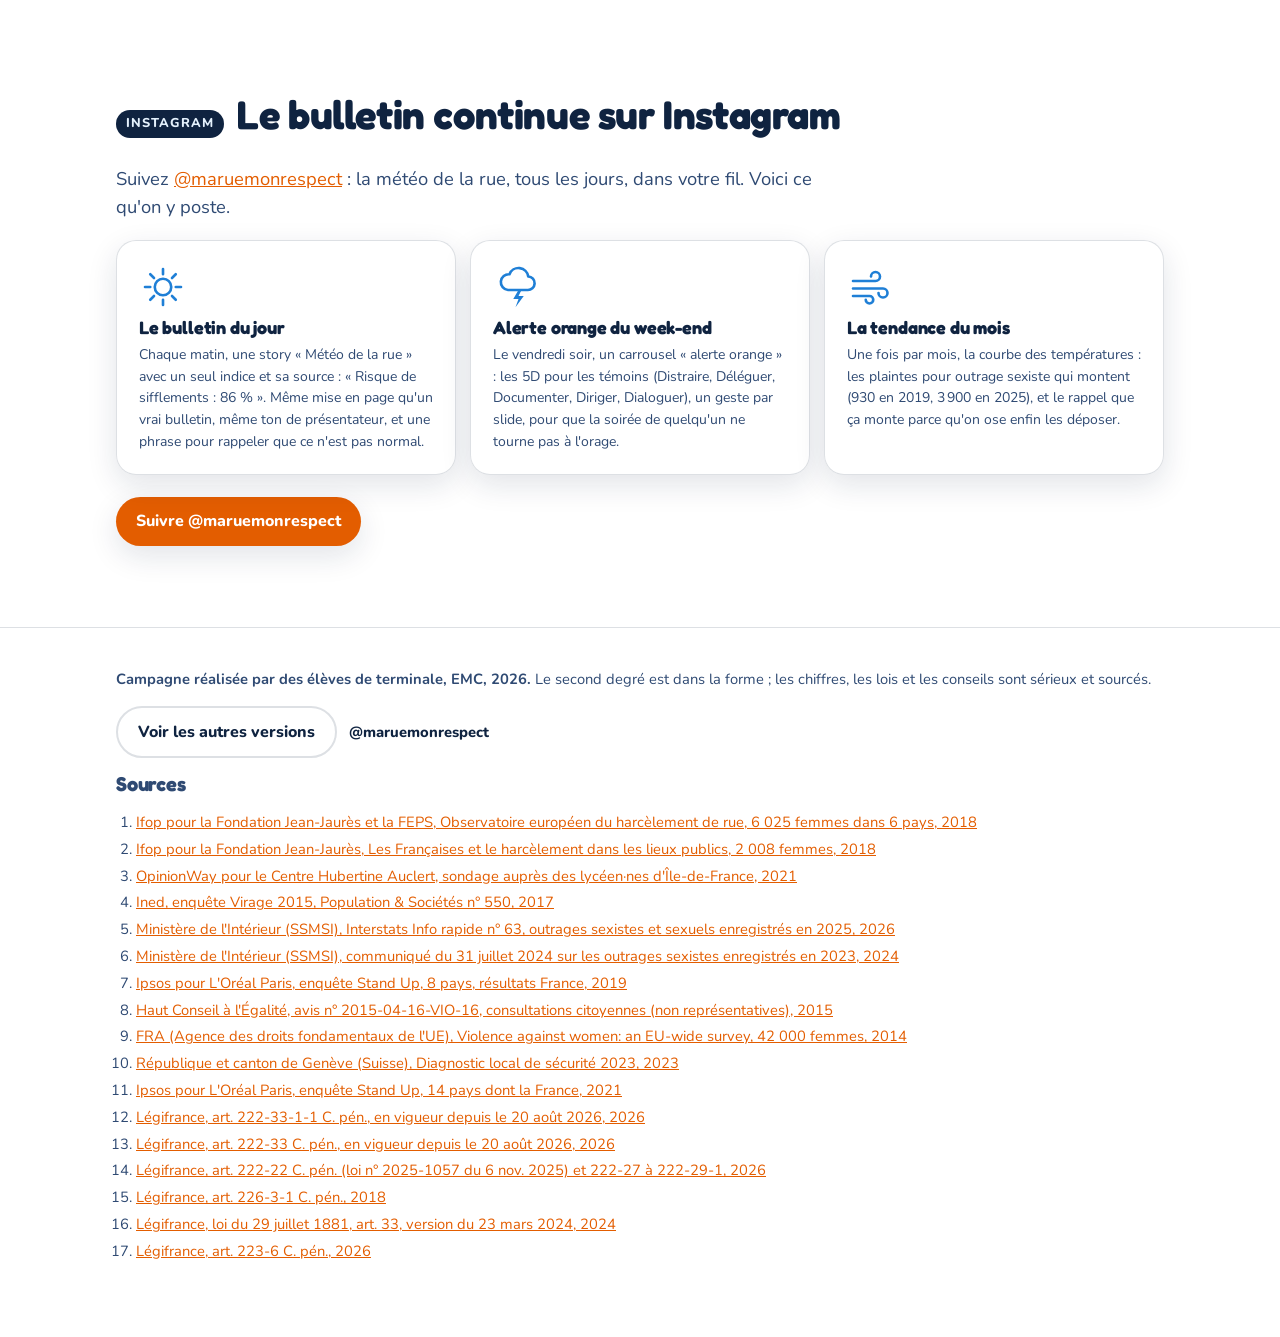
<file: meteo/index.html>
<!doctype html>
<html lang="fr">
<head>
  <meta charset="utf-8">
  <meta name="viewport" content="width=device-width, initial-scale=1">
  <title>Météo de la rue — Ma rue, mon respect</title>
  <meta name="description" content="Le bulletin météo que personne ne devrait avoir à consulter avant de sortir : chiffres, loi et conseils contre le harcèlement de rue. Campagne lycéenne « Ma rue, mon respect ».">
  <link rel="preconnect" href="https://fonts.googleapis.com">
  <link href="https://fonts.googleapis.com/css2?family=Fredoka:wght@500;700&family=Nunito:wght@400;700;800&display=swap" rel="stylesheet">
  <link rel="stylesheet" href="../shared/base.css">
  <style>
    /* ---------- Palette « bulletin météo » ---------- */
    :root {
      --bg: #e4f1fc;
      --bg-2: #cfe3f7;
      --ink: #0f2340;
      --ink-2: #2f4a73;
      --muted: #5b7191;
      --accent: #e35d00;
      --accent-ink: #ffffff;
      --accent-2: #1f7fd6;
      --warn: #ffcc33;
      --card: rgba(255, 255, 255, 0.86);
      --line: rgba(15, 35, 64, 0.14);
      --shadow: 0 10px 30px rgba(15, 35, 64, 0.12);
      --radius: 20px;
      --sky-top: #091a36;
      --sky-mid: #163d75;
      --sky-low: #3f8fd1;
      --page-top: #dcedfb;
      --page-low: #f2f8fe;
      --sun: #ffcc33;
      --vert: #2e9e5b; --jaune: #f2c530; --orange: #f2831b; --rouge: #d7263d;
    }
    @media (prefers-color-scheme: dark) {
      :root:not([data-theme="light"]) {
        --bg: #0a1628; --bg-2: #1b2f4e; --ink: #eaf2ff; --ink-2: #c3d3ea; --muted: #8aa0c0;
        --accent: #ffa047; --accent-ink: #1b1a17; --accent-2: #5ab0ff;
        --card: rgba(22, 42, 71, 0.85); --line: rgba(255, 255, 255, 0.14);
        --shadow: 0 10px 30px rgba(0, 0, 0, 0.45);
        --sky-top: #03091a; --sky-mid: #0b2246; --sky-low: #16437a;
        --page-top: #071326; --page-low: #0d2040;
      }
    }
    :root[data-theme="dark"] {
      --bg: #0a1628; --bg-2: #1b2f4e; --ink: #eaf2ff; --ink-2: #c3d3ea; --muted: #8aa0c0;
      --accent: #ffa047; --accent-ink: #1b1a17; --accent-2: #5ab0ff;
      --card: rgba(22, 42, 71, 0.85); --line: rgba(255, 255, 255, 0.14);
      --shadow: 0 10px 30px rgba(0, 0, 0, 0.45);
      --sky-top: #03091a; --sky-mid: #0b2246; --sky-low: #16437a;
      --page-top: #071326; --page-low: #0d2040;
    }

    body { background: linear-gradient(180deg, var(--page-top) 0%, var(--page-low) 100%) fixed; }
    .card { backdrop-filter: blur(6px); }
    .nav .brand .dot { background: var(--sun); box-shadow: 0 0 0 3px rgba(255, 204, 51, 0.3); }
    .nav .brand { white-space: nowrap; }
    @media (max-width: 640px) { .nav .wrap { flex-wrap: wrap; justify-content: center; padding-top: 8px; padding-bottom: 8px; } .nav ul { justify-content: center; } }

    /* ---------- Hero : le plateau du bulletin ---------- */
    .hero {
      position: relative; overflow: hidden; color: #fff;
      background: linear-gradient(170deg, var(--sky-top) 0%, var(--sky-mid) 55%, var(--sky-low) 100%);
      padding: 56px 0 0;
    }
    .hero::before { /* le soleil */
      content: ""; position: absolute; right: -60px; top: -60px; width: 300px; height: 300px; border-radius: 50%;
      background: radial-gradient(circle, #ffe08a 0%, var(--sun) 38%, rgba(255, 204, 51, 0.25) 60%, rgba(255, 204, 51, 0) 72%);
      pointer-events: none;
    }
    .hero::after { /* quelques étoiles */
      content: ""; position: absolute; inset: 0; pointer-events: none; opacity: 0.6;
      background-image: radial-gradient(#fff 1px, transparent 1.5px), radial-gradient(#fff 1px, transparent 1.5px);
      background-size: 180px 140px, 260px 220px; background-position: 20px 30px, 120px 90px;
    }
    .hero .wrap { position: relative; z-index: 1; }
    .hero-top { display: flex; align-items: center; gap: 10px; flex-wrap: wrap; margin-bottom: 20px; }
    .live {
      display: inline-flex; align-items: center; gap: 6px; font-size: 0.75rem; font-weight: 800; letter-spacing: 0.1em;
      text-transform: uppercase; background: var(--rouge); color: #fff; padding: 4px 10px; border-radius: 6px;
    }
    .live::before { content: ""; width: 8px; height: 8px; border-radius: 50%; background: #fff; animation: blink 1.4s infinite; }
    @keyframes blink { 50% { opacity: 0.2; } }
    .bandeau {
      font-family: var(--font-display); font-weight: 700; font-size: 1rem; background: var(--sun); color: #0f2340;
      padding: 4px 12px; border-radius: 6px; transform: rotate(-1.5deg); display: inline-block;
    }
    .hero h1 { font-size: 48px; margin-bottom: 6px; text-shadow: 0 4px 24px rgba(0, 0, 0, 0.35); }
    @media (min-width: 720px) { .hero h1 { font-size: 72px; } }
    .hero .lead { color: rgba(255, 255, 255, 0.88); font-size: 1.25rem; }
    .hero .punch { font-family: var(--font-display); font-size: 1.25rem; color: var(--sun); margin: 0 0 20px; }
    .hero .cta { display: flex; gap: 10px; flex-wrap: wrap; margin-bottom: 36px; }
    .hero .btn.ghost { color: #fff; border-color: rgba(255, 255, 255, 0.5); }
    .hero .btn.ghost:hover { background: rgba(255, 255, 255, 0.1); }

    /* Bulletin du jour */
    .bulletin { padding: 0 0 48px; }
    .bulletin-head { display: flex; align-items: baseline; justify-content: space-between; gap: 10px; flex-wrap: wrap; margin-bottom: 14px; }
    .bulletin-head h2 { font-size: 1.5rem; margin: 0; }
    .bulletin-head .date { font-weight: 800; font-size: 0.875rem; text-transform: uppercase; letter-spacing: 0.06em; color: rgba(255, 255, 255, 0.8); }
    .indices { display: grid; gap: 14px; grid-template-columns: repeat(auto-fit, minmax(230px, 1fr)); }
    .indice { color: var(--ink); padding: 18px; display: grid; gap: 4px; align-content: start; }
    .indice .ico { width: 64px; height: 64px; color: var(--accent-2); margin-bottom: 6px; }
    .indice .ico svg { width: 64px; height: 64px; }
    .indice .ind-label { font-weight: 800; font-size: 0.875rem; text-transform: uppercase; letter-spacing: 0.06em; color: var(--ink-2); }
    .indice .ind-num { font-family: var(--font-display); font-weight: 700; font-size: 48px; line-height: 1; color: var(--accent); font-variant-numeric: tabular-nums; overflow-wrap: anywhere; }
    .indice .ind-num .unit { font-size: 20px; font-weight: 700; }
    @media (min-width: 1000px) { .indice .ind-num { font-size: 56px; } }
    .indice .ind-sub { color: var(--ink-2); font-size: 0.875rem; }
    .expl { margin-top: 8px; border-top: 1px dashed var(--line); padding-top: 8px; font-size: 0.875rem; }
    .expl summary { cursor: pointer; font-weight: 800; color: var(--accent-2); list-style: none; display: flex; gap: 6px; align-items: center; }
    .expl summary::-webkit-details-marker { display: none; }
    .expl summary::before { content: "▸"; transition: transform 0.2s; }
    .expl[open] summary::before { transform: rotate(90deg); }
    .expl p { margin: 8px 0 6px; color: var(--ink-2); }

    /* Bandeau défilant façon chaîne info */
    .ticker { position: relative; z-index: 1; background: var(--sun); color: #0f2340; overflow: hidden; white-space: nowrap; font-weight: 800; font-size: 0.875rem; padding: 8px 0; border-top: 3px solid #0f2340; }
    .ticker-track { display: inline-flex; gap: 0; animation: ticker 60s linear infinite; will-change: transform; }
    .ticker-track span { padding: 0 28px; }
    @keyframes ticker { from { transform: translateX(0); } to { transform: translateX(-50%); } }
    .ticker:hover .ticker-track { animation-play-state: paused; }
    @media (prefers-reduced-motion: reduce) {
      .ticker-track { animation: none; display: block; white-space: normal; }
      .ticker-track .dup { display: none; }
      .live::before { animation: none; }
    }

    /* ---------- Titres de section ---------- */
    .section-title .tag { background: var(--ink); color: var(--bg); }
    .lead { max-width: 64ch; }

    /* ---------- Zones ---------- */
    .zone { display: grid; gap: 6px; align-content: start; }
    .zone .zone-head { display: flex; align-items: center; gap: 12px; }
    .zone .ico { width: 56px; height: 56px; color: var(--accent-2); flex: none; }
    .zone .ico svg { width: 56px; height: 56px; }
    .zone h3 { margin: 0; }
    .zone .zone-num { font-family: var(--font-display); font-weight: 700; font-size: 40px; line-height: 1; color: var(--accent); margin-top: 6px; }
    .zone .zone-sub { color: var(--ink-2); font-size: 0.875rem; }
    .zone .zone-bulletin { margin: 8px 0 6px; font-weight: 700; }
    .zone .note { font-size: 0.75rem; color: var(--muted); margin: 0; }

    /* ---------- Vigilance ---------- */
    .profils { display: flex; gap: 10px; flex-wrap: wrap; margin-bottom: 18px; }
    .profils .btn { background: var(--card); color: var(--ink); border: 2px solid var(--line); box-shadow: none; }
    .profils .btn[aria-pressed="true"] { background: var(--ink); color: var(--bg); border-color: var(--ink); }
    .vigi { border-radius: var(--radius); padding: 24px; display: grid; gap: 8px; border: 1px solid var(--line); background: var(--card); color: var(--ink); transition: background 0.4s ease, color 0.4s ease; }
    .vigi .vigi-niveau { font-family: var(--font-display); font-weight: 700; font-size: 32px; display: flex; align-items: center; gap: 12px; }
    .vigi .vigi-niveau .pastille { width: 22px; height: 22px; border-radius: 50%; background: var(--bg-2); border: 3px solid rgba(255, 255, 255, 0.7); flex: none; }
    .vigi .vigi-num { font-family: var(--font-display); font-weight: 700; font-size: 56px; line-height: 1; }
    .vigi .vigi-phrase { font-size: 1.125rem; margin: 0; }
    .vigi .vigi-note { font-size: 0.875rem; margin: 0; opacity: 0.85; }
    .vigi .source { color: inherit; opacity: 0.75; }
    .vigi.vert { background: var(--vert); color: #fff; border-color: transparent; }
    .vigi.jaune { background: var(--jaune); color: #0f2340; border-color: transparent; }
    .vigi.orange { background: var(--orange); color: #0f2340; border-color: transparent; }
    .vigi.rouge { background: var(--rouge); color: #fff; border-color: transparent; }
    .echelle { display: flex; gap: 6px; flex-wrap: wrap; font-size: 0.75rem; font-weight: 800; margin-top: 14px; }
    .echelle span { display: inline-flex; align-items: center; gap: 6px; padding: 3px 8px; border-radius: 999px; background: var(--card); border: 1px solid var(--line); }
    .echelle i { width: 10px; height: 10px; border-radius: 50%; display: inline-block; }

    /* ---------- Tendance ---------- */
    .tendance-grid { display: grid; gap: 18px; grid-template-columns: 1fr; align-items: start; }
    @media (min-width: 860px) { .tendance-grid { grid-template-columns: 1fr 1.4fr; } }
    .thermo { display: grid; gap: 10px; }
    .thermo .big { font-family: var(--font-display); font-weight: 700; font-size: 56px; line-height: 1; color: var(--accent); }

    /* ---------- Chiffres ---------- */
    .contraste { display: grid; grid-template-columns: 1fr; gap: 0; overflow: hidden; padding: 0; }
    @media (min-width: 720px) { .contraste { grid-template-columns: 1fr auto 1fr; align-items: stretch; } }
    .contraste > div { padding: 22px; }
    .contraste .vs { display: grid; place-items: center; font-family: var(--font-display); font-weight: 700; font-size: 1.5rem; background: var(--bg-2); color: var(--ink-2); padding: 10px 22px; }
    .contraste .num { font-family: var(--font-display); font-weight: 700; font-size: 48px; line-height: 1; color: var(--accent); }
    .contraste .num.bleu { color: var(--accent-2); }
    .geneve { border-left: 6px solid var(--accent-2); }

    /* ---------- Agir ---------- */
    .agir-bloc { display: grid; gap: 16px; align-content: start; }
    .agir-bloc h3.bloc-title { font-size: 1.5rem; margin: 0; display: flex; align-items: center; gap: 10px; }
    .agir-bloc img { border-radius: 14px; }
    .dispositifs { display: grid; gap: 12px; grid-template-columns: repeat(auto-fit, minmax(240px, 1fr)); }
    .dispositif { padding: 14px 16px; }
    .dispositif h3 { font-size: 1rem; margin-bottom: 4px; }
    .dispositif p { margin: 0; font-size: 0.875rem; color: var(--ink-2); }

    /* ---------- Loi : échelle de Beaufort ---------- */
    .beaufort { display: grid; gap: 0; padding: 0; overflow: hidden; }
    .beaufort .bf-head { padding: 18px 22px 10px; }
    .beaufort .bf-head h3 { margin: 0 0 4px; }
    .beaufort .bf-head p { margin: 0; font-size: 0.875rem; color: var(--ink-2); }
    .bf-row { display: grid; grid-template-columns: 44px 1fr; gap: 12px; align-items: center; padding: 12px 22px; border-top: 1px solid var(--line); text-decoration: none; color: inherit; }
    .bf-row:hover { background: var(--bg-2); }
    .bf-row .force { font-family: var(--font-display); font-weight: 700; font-size: 24px; color: var(--accent-2); text-align: center; }
    .bf-row .vent { font-size: 0.75rem; font-weight: 800; text-transform: uppercase; letter-spacing: 0.06em; color: var(--muted); }
    .bf-row .nom { font-weight: 800; }
    .bf-row .peine { font-size: 0.875rem; color: var(--ink-2); }
    .bf-row .peine, .bf-row .souffle { grid-column: 2 / -1; }
    .bf-row .souffle { height: 8px; border-radius: 999px; background: var(--bg-2); overflow: hidden; margin-top: 6px; }
    .bf-row .souffle i { display: block; height: 100%; background: linear-gradient(90deg, var(--accent-2), var(--accent)); border-radius: 999px; }
    @media (min-width: 720px) { .bf-row { grid-template-columns: 44px 1fr 1fr; } .bf-row .peine { grid-column: 3; } }

    /* ---------- Instagram ---------- */
    .posts { display: grid; gap: 14px; grid-template-columns: repeat(auto-fit, minmax(240px, 1fr)); }
    .post { display: grid; gap: 6px; align-content: start; }
    .post .ico { width: 48px; height: 48px; color: var(--accent-2); }
    .post .ico svg { width: 48px; height: 48px; }
    .post h3 { margin: 0; font-size: 1.125rem; }
    .post p { margin: 0; font-size: 0.875rem; color: var(--ink-2); }

    footer .btn { margin-right: 8px; }
    .static .reveal { opacity: 1; transform: none; }
  </style>
</head>
<body>
  <nav class="nav" aria-label="Navigation principale">
    <div class="wrap">
      <a class="brand" href="#top"><span class="dot" aria-hidden="true"></span>Météo de la rue</a>
      <ul>
        <li><a href="#bulletin">Bulletin</a></li>
        <li><a href="#zones">Zones</a></li>
        <li><a href="#vigilance">Vigilance</a></li>
        <li><a href="#tendance">Tendance</a></li>
        <li><a href="#chiffres">Chiffres</a></li>
        <li><a href="#agir">Agir</a></li>
        <li><a href="#loi">Loi</a></li>
        <li><a href="#insta">Insta</a></li>
      </ul>
    </div>
  </nav>

  <main>
    <!-- ======================= HERO ======================= -->
    <header class="hero" id="top">
      <div class="wrap">
        <div class="hero-top">
          <span class="live">En direct</span>
          <span class="bandeau">Ma rue, mon respect</span>
        </div>
        <h1>Météo de la rue</h1>
        <p class="lead">Le bulletin que personne ne devrait avoir à consulter avant de sortir.</p>
        <p class="punch">Ce n'est pas la météo qu'il faut changer, c'est le climat.</p>
        <div class="cta">
          <a class="btn" href="#chiffres">Voir les chiffres</a>
          <a class="btn ghost" href="#agir">Changer le climat</a>
        </div>

        <section class="bulletin" id="bulletin" aria-labelledby="bulletin-title">
          <div class="bulletin-head">
            <h2 id="bulletin-title">Bulletin du jour</h2>
            <div class="date" id="date"></div>
          </div>
          <div class="indices" id="indices"></div>
        </section>
      </div>
      <div class="ticker" aria-hidden="true"><div class="ticker-track" id="ticker"></div></div>
    </header>

    <!-- ======================= ZONES ======================= -->
    <section id="zones">
      <div class="wrap">
        <div class="section-title"><span class="tag">Prévisions</span><h2>Prévisions par zone</h2></div>
        <p class="lead">Le temps qu'il fait selon l'endroit où l'on marche. Spoiler : il ne fait beau nulle part, mais certains couloirs sont plus exposés que d'autres.</p>
        <div class="grid grid-3" id="zones-grid"></div>
      </div>
    </section>

    <!-- ======================= VIGILANCE ======================= -->
    <section id="vigilance">
      <div class="wrap">
        <div class="section-title"><span class="tag">Vigilance</span><h2>Votre niveau de vigilance</h2></div>
        <p class="lead">Choisissez un profil : le bandeau se règle sur la tranche d'âge la plus proche dans les enquêtes. Quand la combinaison exacte n'existe pas, on le dit, on n'invente pas.</p>
        <div class="profils" id="profils" role="group" aria-label="Choisir un profil"></div>
        <div class="vigi reveal" id="vigi" aria-live="polite">
          <div class="vigi-niveau"><span class="pastille" aria-hidden="true"></span><span class="txt">Choisissez un profil</span></div>
          <p class="vigi-phrase">Le bandeau s'allume dès que vous avez choisi.</p>
        </div>
        <div class="echelle" id="echelle" aria-label="Échelle des niveaux"></div>
      </div>
    </section>

    <!-- ======================= TENDANCE ======================= -->
    <section id="tendance">
      <div class="wrap">
        <div class="section-title"><span class="tag">Tendance</span><h2>La courbe des températures</h2></div>
        <div class="tendance-grid">
          <div class="card thermo reveal">
            <div class="big" id="tendance-num"></div>
            <p id="tendance-label" class="lead" style="font-size: 1rem;"></p>
            <p><strong>Les plaintes montent. Pas parce qu'il fait plus chaud : parce qu'on commence à les déposer.</strong> L'infraction d'outrage sexiste n'existe que depuis 2018 ; chaque année, un peu plus de victimes vont au commissariat et un peu plus de policiers la relèvent.</p>
            <p class="small muted" style="margin: 0;">Les années marquées « ≈ » sont reconstituées à partir des taux d'évolution publiés, pas des chiffres bruts.</p>
          </div>
          <div id="tendance-chart"></div>
        </div>
      </div>
    </section>

    <!-- ======================= CHIFFRES ======================= -->
    <section id="chiffres">
      <div class="wrap">
        <div class="section-title"><span class="tag">Relevés</span><h2>Les chiffres</h2></div>
        <p class="lead">Les relevés de nos stations : enquêtes nationales, statistiques de police, Code pénal. Rien d'inventé, tout est sourcé sous chaque carte.</p>
        <div class="grid grid-3" id="stats-grid"></div>

        <h3 style="margin-top: 32px;">Le front de la banalisation</h3>
        <div class="grid grid-2" id="banal-grid"></div>

        <h3 style="margin-top: 32px;">Visibilité judiciaire</h3>
        <div class="card contraste reveal" id="contraste"></div>

        <h3 style="margin-top: 32px;">Les cartes de nos stations</h3>
        <div class="grid grid-2" id="charts-grid"></div>

        <h3 style="margin-top: 32px;">À Genève aussi…</h3>
        <div class="grid grid-2">
          <div class="card geneve reveal">
            <h3>Même ciel de l'autre côté de la frontière</h3>
            <p>Les chiffres suisses ne sont pas des chiffres français : ils mesurent le harcèlement de rue subi <strong>au cours des 5 dernières années</strong> dans le canton de Genève, pas sur 12 mois en France. On les montre pour une seule raison : le phénomène ne s'arrête pas à la douane.</p>
            <p class="small muted" style="margin: 0;">Comparaison à lire avec prudence : périodes et questions différentes de l'enquête Ifop.</p>
          </div>
          <div id="geneve-chart"></div>
        </div>
      </div>
    </section>

    <!-- ======================= AGIR ======================= -->
    <section id="agir">
      <div class="wrap">
        <div class="section-title"><span class="tag">Prévisions pour demain</span><h2>Prévisions pour demain : comment changer le climat</h2></div>
        <p class="lead">La météo, on la subit. Le climat de la rue, on le fabrique ensemble. Trois bulletins selon la place où l'on se trouve.</p>
        <div class="grid grid-3">
          <div class="card agir-bloc reveal">
            <h3 class="bloc-title"><span class="ico" aria-hidden="true" data-icon="umbrella" style="width:32px;height:32px;color:var(--accent-2)"></span>Si ça t'arrive</h3>
            <div id="actions-victimes" class="grid" style="gap: 14px;"></div>
          </div>
          <div class="card agir-bloc reveal">
            <h3 class="bloc-title"><span class="ico" aria-hidden="true" data-icon="suncloud" style="width:32px;height:32px;color:var(--accent-2)"></span>Si tu es témoin</h3>
            <img src="../shared/img/temoin.svg" alt="Un témoin s'interpose entre la victime et le harceleur" width="640" height="360">
            <p class="small muted" style="margin: 0;">La méthode des 5D : cinq façons d'aider sans se mettre en danger.</p>
            <div id="actions-temoins" class="grid" style="gap: 14px;"></div>
          </div>
          <div class="card agir-bloc reveal">
            <h3 class="bloc-title"><span class="ico" aria-hidden="true" data-icon="sun" style="width:32px;height:32px;color:var(--accent-2)"></span>Pour tout le monde</h3>
            <div id="actions-tous" class="grid" style="gap: 14px;"></div>
          </div>
        </div>

        <h3 style="margin-top: 32px;">Numéros à garder sous la main</h3>
        <div class="contacts" id="contacts"></div>

        <h3 style="margin-top: 32px;">Les abris</h3>
        <div class="dispositifs" id="dispositifs"></div>
      </div>
    </section>

    <!-- ======================= LOI ======================= -->
    <section id="loi">
      <div class="wrap">
        <div class="section-title"><span class="tag">Avis de tempête</span><h2>Avis de tempête judiciaire</h2></div>
        <p class="lead">Dépression profonde sur les excuses habituelles : « c'était pour rire », « c'est un compliment », « elle n'a rien dit ». Depuis 2018, siffler dans la rue est une infraction. Voici ce que le Code pénal prévoit, infraction par infraction.</p>

        <div class="card beaufort reveal" id="beaufort">
          <div class="bf-head">
            <h3>Échelle de Beaufort du Code pénal</h3>
            <p>Les infractions classées de 1 à 8 par peine maximale croissante, calculées à partir des fiches ci-dessous. Cliquez sur une ligne pour lire la fiche.</p>
          </div>
        </div>

        <div class="grid" id="lois" style="margin-top: 18px;"></div>
        <p class="small muted" id="loi-note" style="margin-top: 14px;"></p>
      </div>
    </section>

    <!-- ======================= INSTAGRAM ======================= -->
    <section id="insta">
      <div class="wrap">
        <div class="section-title"><span class="tag">Instagram</span><h2>Le bulletin continue sur Instagram</h2></div>
        <p class="lead">Suivez <a id="insta-link" href="https://www.instagram.com/maruemonrespect/" target="_blank" rel="noopener">@maruemonrespect</a> : la météo de la rue, tous les jours, dans votre fil. Voici ce qu'on y poste.</p>
        <div class="posts" id="posts"></div>
        <p style="margin-top: 22px;"><a class="btn" id="insta-btn" href="https://www.instagram.com/maruemonrespect/" target="_blank" rel="noopener">Suivre @maruemonrespect</a></p>
      </div>
    </section>
  </main>

  <footer>
    <div class="wrap">
      <p><strong>Campagne réalisée par des élèves de terminale, EMC, 2026.</strong> Le second degré est dans la forme ; les chiffres, les lois et les conseils sont sérieux et sourcés.</p>
      <p><a class="btn ghost" href="../index.html">Voir les autres versions</a> <a class="insta" href="https://www.instagram.com/maruemonrespect/" target="_blank" rel="noopener">@maruemonrespect</a></p>
      <h3>Sources</h3>
      <div id="sources"></div>
    </div>
  </footer>

  <script src="../shared/charts.js"></script>
  <script src="../shared/data.js"></script>
  <script src="../shared/render.js"></script>
  <script>
  (function () {
    'use strict';
    var D = window.MRMR, esc = Charts.esc, $ = function (id) { return document.getElementById(id); };

    /* Paramètres de test : ?static force l'affichage des .reveal ; ?theme=dark force le mode sombre */
    if (/[?&]static/.test(location.search)) document.documentElement.classList.add('static');
    var themeParam = /[?&]theme=(dark|light)/.exec(location.search);
    if (themeParam) document.documentElement.setAttribute('data-theme', themeParam[1]);

    /* Accès aux données : échouer bruyamment si un id manque (pas de repli silencieux) */
    function stat(id) { var s = D.stats[id]; if (!s) throw new Error('Stat manquante : ' + id); return s; }
    function serie(id) { var s = D.series[id]; if (!s) throw new Error('Série manquante : ' + id); return s; }
    function item(serieId, label) {
      var s = serie(serieId), found = null;
      s.items.forEach(function (it) { if (it.label === label) found = it; });
      if (!found) throw new Error('Item manquant : ' + serieId + ' / ' + label);
      return found;
    }
    function fmtNum(v) { return Number(v).toLocaleString('fr-FR'); }

    /* ---------- Icônes météo : géométrie seule, aucun texte ---------- */
    var CLOUD = 'M20 46h26a9 9 0 0 0 1-18 13 13 0 0 0-25-3 10 10 0 0 0-2 21z';
    var ICONS = {
      sun: '<circle cx="32" cy="32" r="11"/><path d="M32 8v7M32 49v7M8 32h7M49 32h7M15 15l5 5M44 44l5 5M15 49l5-5M44 20l5-5"/>',
      cloud: '<path d="' + CLOUD + '"/>',
      rain: '<path d="' + CLOUD.replace('46', '38') + '"/><path d="M24 46l-3 8M34 46l-3 8M44 46l-3 8"/>',
      storm: '<path d="' + CLOUD.replace('46', '36') + '"/><path d="M34 36l-7 12h7l-4 11 11-15h-7l4-8z" fill="currentColor" stroke="none"/>',
      wind: '<path d="M8 24h30a6 6 0 1 0-6-6M8 34h40a6 6 0 1 1-6 6M8 44h22a5 5 0 1 1-5 5"/>',
      fog: '<path d="' + CLOUD.replace('46', '34') + '"/><path d="M14 44h36M18 52h28M24 60h16"/>',
      umbrella: '<path d="M8 32a24 24 0 0 1 48 0zM32 8v4M32 32v18a5 5 0 0 1-10 0"/><path d="M8 32q6-6 12 0q6-6 12 0q6-6 12 0q6-6 12 0" fill="none"/>',
      suncloud: '<circle cx="44" cy="20" r="8"/><path d="M44 4v5M58 20h-5M54 10l-3 3M54 30l-3-3M44 36v-5"/><path d="M14 54h24a8 8 0 0 0 1-16 11 11 0 0 0-22-2 9 9 0 0 0-3 18z" fill="var(--card)"/>'
    };
    function icon(name) {
      if (!ICONS[name]) throw new Error('Icône inconnue : ' + name);
      return '<svg viewBox="0 0 64 64" aria-hidden="true" fill="none" stroke="currentColor" stroke-width="3.5" stroke-linecap="round" stroke-linejoin="round">' + ICONS[name] + '</svg>';
    }
    document.querySelectorAll('[data-icon]').forEach(function (el) { el.innerHTML = icon(el.getAttribute('data-icon')); });

    /* Compteur avec séparateur de milliers (Charts.counter n'en met pas) */
    var STATIC = document.documentElement.classList.contains('static');
    function counter(el, value, suffix) {
      el.innerHTML = '<span class="n">0</span> <span class="unit">' + esc(suffix) + '</span>';
      var n = el.querySelector('.n');
      if (STATIC) { n.textContent = fmtNum(value); return; }
      Charts.onReveal(el, function () {
        var start = null, dur = 1400;
        function step(ts) {
          if (!start) start = ts;
          var p = Math.min(1, (ts - start) / dur), eased = 1 - Math.pow(1 - p, 3);
          n.textContent = fmtNum(Math.round(value * eased));
          if (p < 1) requestAnimationFrame(step); else n.textContent = fmtNum(value);
        }
        requestAnimationFrame(step);
      });
    }

    /* ---------- Date du bulletin ---------- */
    var d = new Date();
    var dateTxt = d.toLocaleDateString('fr-FR', { weekday: 'long', day: 'numeric', month: 'long', year: 'numeric' });
    $('date').textContent = 'Bulletin du ' + dateTxt;

    /* ---------- Indices du jour ---------- */
    var s86 = stat('s86'), s61 = stat('s61'), s20 = stat('s20'), s3900 = stat('s3900'), s3m = stat('s3m');
    var sifflee = item('actes', 'Sifflée');
    var INDICES = [
      { icon: 'wind', label: 'Risque de sifflements', value: s86.value, suffix: '%', sub: 'au moins une fois dans la vie',
        expl: s86.value + ' % ' + s86.label + ' Le sifflement est la forme la plus connue, mais l\'indice couvre tout : regards insistants, remarques, suivi, contact imposé. Rien que les sifflements, au cours de la vie : ' + sifflee.value + ' %.',
        source: s86.source },
      { icon: 'rain', label: 'Taux d\'humidité relou, moins de 25 ans', value: s61.value, suffix: '%', sub: 'sur les 12 derniers mois',
        expl: s61.value + ' % ' + s61.label + ' Plus on est jeune, plus l\'air est chargé : c\'est la tranche d\'âge la plus exposée de l\'enquête.',
        source: s61.source },
      { icon: 'umbrella', label: 'Pression des témoins', value: s20.value, suffix: '% d\'aide', sub: 'des victimes aidées par un témoin',
        expl: 'Seulement ' + s20.value + ' % ' + s20.label + ' Les autres ont traversé l\'averse seules, souvent au milieu de la foule. Un parapluie, ça se partage : voir la méthode des 5D plus bas.',
        source: s20.source },
      { icon: 'fog', label: 'Visibilité judiciaire', value: s3900.value, suffix: 'infractions', sub: 'pour ' + s3m.value + ' millions de femmes touchées chaque année',
        expl: fmtNum(s3900.value) + ' ' + s3900.label + ' Brouillard épais : la quasi-totalité des faits ne laissent aucune trace dans les statistiques de police.',
        source: s3900.source }
    ];
    var indicesEl = $('indices');
    INDICES.forEach(function (ind) {
      var card = Render.el('<article class="indice card reveal">'
        + '<div class="ico">' + icon(ind.icon) + '</div>'
        + '<div class="ind-label">' + esc(ind.label) + '</div>'
        + '<div class="ind-num"></div>'
        + '<div class="ind-sub">' + esc(ind.sub) + '</div>'
        + '<details class="expl"><summary>Le présentateur précise</summary><p>' + esc(ind.expl) + '</p><div class="source">' + Charts.sourceHtml(ind.source) + '</div></details>'
        + '</article>');
      indicesEl.appendChild(card);
      counter(card.querySelector('.ind-num'), ind.value, ind.suffix);
    });

    /* ---------- Bandeau défilant ---------- */
    var tickerItems = [
      D.campagne.nom, '@' + D.campagne.instagram,
      'Risque de sifflements : ' + s86.value + ' % au cours de la vie',
      'Moins de 25 ans : ' + s61.value + ' % sur 12 mois',
      'Témoins : ' + s20.value + ' % des victimes aidées',
      fmtNum(s3900.value) + ' infractions enregistrées en 2025 pour ' + s3m.value + ' millions de femmes touchées par an',
      'Ce n\'est pas la météo qu\'il faut changer, c\'est le climat',
      'Siffler dans la rue est une infraction depuis 2018'
    ];
    var tickerHtml = tickerItems.map(function (t) { return '<span>' + esc(t) + ' ·</span>'; }).join('');
    $('ticker').innerHTML = '<span class="seq">' + tickerHtml + '</span><span class="seq dup">' + tickerHtml + '</span>';

    /* ---------- Prévisions par zone ---------- */
    var s38 = stat('s38'), s63 = stat('s63'), s74 = stat('s74');
    var rueVie = item('lieux', 'Au moins une, rue');
    var h2024 = item('virage', 'Hommes 20-24 ans'), f2024 = item('virage', 'Femmes 20-24 ans');
    var hTous = item('virage', 'Hommes, tous (20-69)'), fTous = item('virage', 'Femmes, toutes (20-69)');
    var ZONES = [
      { icon: 'cloud', nom: 'Rue', value: rueVie.value + ' %', sub: 'des femmes ont déjà subi une agression sexuelle dans la rue (au cours de la vie)',
        bulletin: 'Ciel couvert toute la journée, averses de remarques en fin d\'après-midi. Le vent tourne dès qu\'on marche seule.',
        note: 'Et pour l\'ensemble des atteintes (regards, sifflements, suivi…), on monte à ' + s86.value + ' % au cours de la vie.', source: serie('lieux').source },
      { icon: 'storm', nom: 'Transports', value: s38.value + ' %', sub: 'des femmes ont déjà subi une agression sexuelle dans les transports en commun, contre ' + rueVie.value + ' % dans la rue',
        bulletin: 'Alerte orange sur la ligne 13. C\'est une image : toutes les lignes, tous les bus et tous les quais sont concernés, surtout aux heures de pointe.',
        note: 'Le wagon bondé n\'est pas une excuse : depuis août 2026, les transports sont une circonstance aggravante.', source: s38.source },
      { icon: 'rain', nom: 'Lycée', value: s63.value + ' %', sub: 'des lycéennes et étudiantes ont été victimes dans les lieux publics au cours des 12 derniers mois',
        bulletin: 'Dépression persistante à la sortie des cours. Précipitations de commentaires sur le chemin du bus.',
        note: 'En Île-de-France : ' + s74.value + ' % ' + s74.label, source: s63.source },
      { icon: 'suncloud', nom: 'Et pour les hommes', value: h2024.value + ' %', sub: 'des hommes de 20 à 24 ans ont subi au moins un fait de violence dans l\'espace public sur 12 mois, contre ' + f2024.value + ' % des femmes du même âge',
        bulletin: 'Éclaircies. Il pleut aussi sur les hommes, à peu près moitié moins fort, et rarement de la même pluie.',
        note: 'Tous âges confondus (20-69 ans) : ' + hTous.value + ' % des hommes, ' + fTous.value + ' % des femmes.', source: serie('virage').source }
    ];
    var zonesEl = $('zones-grid');
    ZONES.forEach(function (z) {
      zonesEl.appendChild(Render.el('<article class="card zone reveal">'
        + '<div class="zone-head"><div class="ico">' + icon(z.icon) + '</div><h3>' + esc(z.nom) + '</h3></div>'
        + '<div class="zone-num">' + esc(z.value) + '</div>'
        + '<div class="zone-sub">' + esc(z.sub) + '</div>'
        + '<p class="zone-bulletin">' + esc(z.bulletin) + '</p>'
        + '<p class="note">' + esc(z.note) + '</p>'
        + '<div class="source">' + Charts.sourceHtml(z.source) + '</div>'
        + '</article>'));
    });

    /* ---------- Vigilance ---------- */
    var NIVEAUX = [
      { cls: 'vert', nom: 'Vigilance verte', min: 0 },
      { cls: 'jaune', nom: 'Vigilance jaune', min: 10 },
      { cls: 'orange', nom: 'Vigilance orange', min: 25 },
      { cls: 'rouge', nom: 'Vigilance rouge', min: 50 }
    ];
    function niveau(v) { var n = NIVEAUX[0]; NIVEAUX.forEach(function (x) { if (v >= x.min) n = x; }); return n; }
    var PROFILS = [
      { id: 'fille17', btn: 'Je suis une fille de 17 ans', serie: 'age', label: 'Moins de 25 ans',
        phrase: function (it) { return it.value + ' % des femmes de moins de 25 ans ont subi au moins une atteinte dans un lieu public au cours des 12 derniers mois.'; },
        note: 'L\'enquête ne donne pas de chiffre pour « 17 ans » précisément : on affiche la tranche la plus proche, « moins de 25 ans ». Pour les lycéennes et étudiantes, la même enquête donne ' + s63.value + ' %.' },
      { id: 'f50', btn: 'J\'ai 50 ans', serie: 'age', label: '50-64 ans',
        phrase: function (it) { return it.value + ' % des femmes de 50 à 64 ans ont subi au moins une atteinte dans un lieu public au cours des 12 derniers mois.'; },
        note: 'Tranche la plus proche dans l\'enquête : 50-64 ans. Le ciel se dégage avec l\'âge, mais il ne se dégage jamais tout à fait.' },
      { id: 'garcon', btn: 'Je suis un garçon', serie: 'virage', label: 'Hommes 20-24 ans',
        phrase: function (it) { return it.value + ' % des hommes de 20 à 24 ans ont subi au moins un fait de violence dans l\'espace public au cours des 12 derniers mois.'; },
        note: 'L\'enquête Virage commence à 20 ans : pour un lycéen, on affiche la tranche la plus proche, hommes de 20 à 24 ans. Les femmes du même âge sont à ' + f2024.value + ' %.' }
    ];
    var profilsEl = $('profils'), vigiEl = $('vigi');
    PROFILS.forEach(function (p) {
      var b = Render.el('<button type="button" class="btn" aria-pressed="false">' + esc(p.btn) + '</button>');
      b.addEventListener('click', function () {
        profilsEl.querySelectorAll('button').forEach(function (x) { x.setAttribute('aria-pressed', 'false'); });
        b.setAttribute('aria-pressed', 'true');
        var it = item(p.serie, p.label), n = niveau(it.value), src = serie(p.serie).source;
        vigiEl.className = 'vigi reveal in ' + n.cls;
        vigiEl.innerHTML = '<div class="vigi-niveau"><span class="pastille" aria-hidden="true"></span><span class="txt">' + esc(n.nom) + '</span></div>'
          + '<div class="vigi-num">' + esc(Charts.fmt(it.value, '%')) + '</div>'
          + '<p class="vigi-phrase">' + esc(p.phrase(it)) + '</p>'
          + '<p class="vigi-note">' + esc(p.note) + '</p>'
          + '<div class="source">' + Charts.sourceHtml(src) + '</div>';
      });
      profilsEl.appendChild(b);
    });
    $('echelle').innerHTML = NIVEAUX.map(function (n, i) {
      var borne = i < NIVEAUX.length - 1 ? n.min + ' à ' + (NIVEAUX[i + 1].min - 1) + ' %' : n.min + ' % et plus';
      return '<span><i style="background: var(--' + n.cls + ')"></i>' + esc(n.nom.replace('Vigilance ', '')) + ' : ' + esc(borne) + '</span>';
    }).join('') + '<span>Seuils choisis par la campagne, pas par Météo-France</span>';

    /* ---------- Tendance ---------- */
    var outrage = serie('outrage');
    var first = outrage.items[0], last = outrage.items[outrage.items.length - 1];
    counter($('tendance-num'), last.value, '');
    $('tendance-label').textContent = 'infractions d\'outrage sexiste et sexuel enregistrées par la police en ' + last.label + ', contre ' + fmtNum(first.value) + ' en ' + first.label + '.';
    Render.charts($('tendance-chart'), ['outrage']);

    /* ---------- Chiffres ---------- */
    Render.bigStats($('stats-grid'), ['s86', 's61', 's81']);
    Render.bigStats($('banal-grid'), ['s86banal', 's86temoins']);
    $('contraste').innerHTML = '<div><div class="num bleu">' + esc(s3m.value + ' millions') + '</div><p style="margin: 6px 0 0;">' + esc(s3m.label) + '</p><div class="source">' + Charts.sourceHtml(s3m.source) + '</div></div>'
      + '<div class="vs" aria-hidden="true">contre</div>'
      + '<div><div class="num">' + esc(fmtNum(s3900.value)) + '</div><p style="margin: 6px 0 0;">' + esc(s3900.label) + '</p><div class="source">' + Charts.sourceHtml(s3900.source) + '</div></div>';
    Render.charts($('charts-grid'), ['age', 'actes', 'virage', 'lieux', 'temoins', 'evitement']);
    Render.charts($('geneve-chart'), ['geneve']);

    /* ---------- Agir ---------- */
    Render.actions($('actions-victimes'), 'victimes');
    Render.actions($('actions-temoins'), 'temoins');
    Render.actions($('actions-tous'), 'tous');
    Render.contacts($('contacts'));
    var dispEl = $('dispositifs');
    D.dispositifs.forEach(function (x) {
      dispEl.appendChild(Render.el('<a class="card dispositif reveal" href="' + esc(x.url) + '" target="_blank" rel="noopener" style="text-decoration: none; color: inherit;"><h3>' + esc(x.nom) + '</h3><p>' + esc(x.texte) + '</p></a>'));
    });

    /* ---------- Loi : échelle de Beaufort calculée depuis MRMR.lois ---------- */
    function peineScore(l) {
      var p = l.peine, m, mois = 0, amende = 0;
      if ((m = /(\d+)\s*ans?\b/.exec(p))) mois = Number(m[1]) * 12;
      else if ((m = /(\d+)\s*mois/.exec(p))) mois = Number(m[1]);
      if ((m = /(\d[\d\s ]*)€/.exec(p))) amende = Number(m[1].replace(/[\s ]/g, ''));
      return { mois: mois, amende: amende };
    }
    var VENTS = ['Légère brise', 'Petite brise', 'Jolie brise', 'Bonne brise', 'Vent frais', 'Grand frais', 'Coup de vent', 'Tempête'];
    var classement = Object.keys(D.lois).map(function (id, i) {
      var l = D.lois[id], sc = peineScore(l);
      return { id: id, loi: l, mois: sc.mois, amende: sc.amende, ordre: i };
    }).sort(function (a, b) { return (a.mois - b.mois) || (a.amende - b.amende) || (a.ordre - b.ordre); });
    if (classement.length !== VENTS.length) throw new Error('Échelle de Beaufort : ' + classement.length + ' infractions pour ' + VENTS.length + ' niveaux');
    var maxMois = classement[classement.length - 1].mois, bfEl = $('beaufort');
    classement.forEach(function (c, i) {
      var pct = Math.max(4, Math.round(100 * c.mois / maxMois));
      bfEl.appendChild(Render.el('<a class="bf-row" href="#loi-' + esc(c.id) + '">'
        + '<div class="force">' + (i + 1) + '</div>'
        + '<div><div class="vent">' + esc(VENTS[i]) + ' · ' + esc(c.loi.nature) + '</div><div class="nom">' + esc(c.loi.nom) + '</div></div>'
        + '<div class="peine">' + esc(c.loi.peine) + '</div>'
        + '<div class="souffle" aria-hidden="true"><i style="width:' + pct + '%"></i></div>'
        + '</a>'));
    });
    Render.lois($('lois'));
    $('loi-note').textContent = D.loiNote;

    /* ---------- Instagram ---------- */
    $('insta-link').href = D.campagne.instagramUrl; $('insta-link').textContent = '@' + D.campagne.instagram;
    $('insta-btn').href = D.campagne.instagramUrl; $('insta-btn').textContent = 'Suivre @' + D.campagne.instagram;
    var POSTS = [
      { icon: 'sun', titre: 'Le bulletin du jour', texte: 'Chaque matin, une story « Météo de la rue » avec un seul indice et sa source : « Risque de sifflements : ' + s86.value + ' % ». Même mise en page qu\'un vrai bulletin, même ton de présentateur, et une phrase pour rappeler que ce n\'est pas normal.' },
      { icon: 'storm', titre: 'Alerte orange du week-end', texte: 'Le vendredi soir, un carrousel « alerte orange » : les 5D pour les témoins (Distraire, Déléguer, Documenter, Diriger, Dialoguer), un geste par slide, pour que la soirée de quelqu\'un ne tourne pas à l\'orage.' },
      { icon: 'wind', titre: 'La tendance du mois', texte: 'Une fois par mois, la courbe des températures : les plaintes pour outrage sexiste qui montent (' + fmtNum(first.value) + ' en ' + first.label + ', ' + fmtNum(last.value) + ' en ' + last.label + '), et le rappel que ça monte parce qu\'on ose enfin les déposer.' }
    ];
    var postsEl = $('posts');
    POSTS.forEach(function (p) {
      postsEl.appendChild(Render.el('<article class="card post reveal"><div class="ico">' + icon(p.icon) + '</div><h3>' + esc(p.titre) + '</h3><p>' + esc(p.texte) + '</p></article>'));
    });

    /* ---------- Pied de page ---------- */
    Render.sources($('sources'));

    Charts.revealAll();
  })();
  </script>
</body>
</html>
</file>
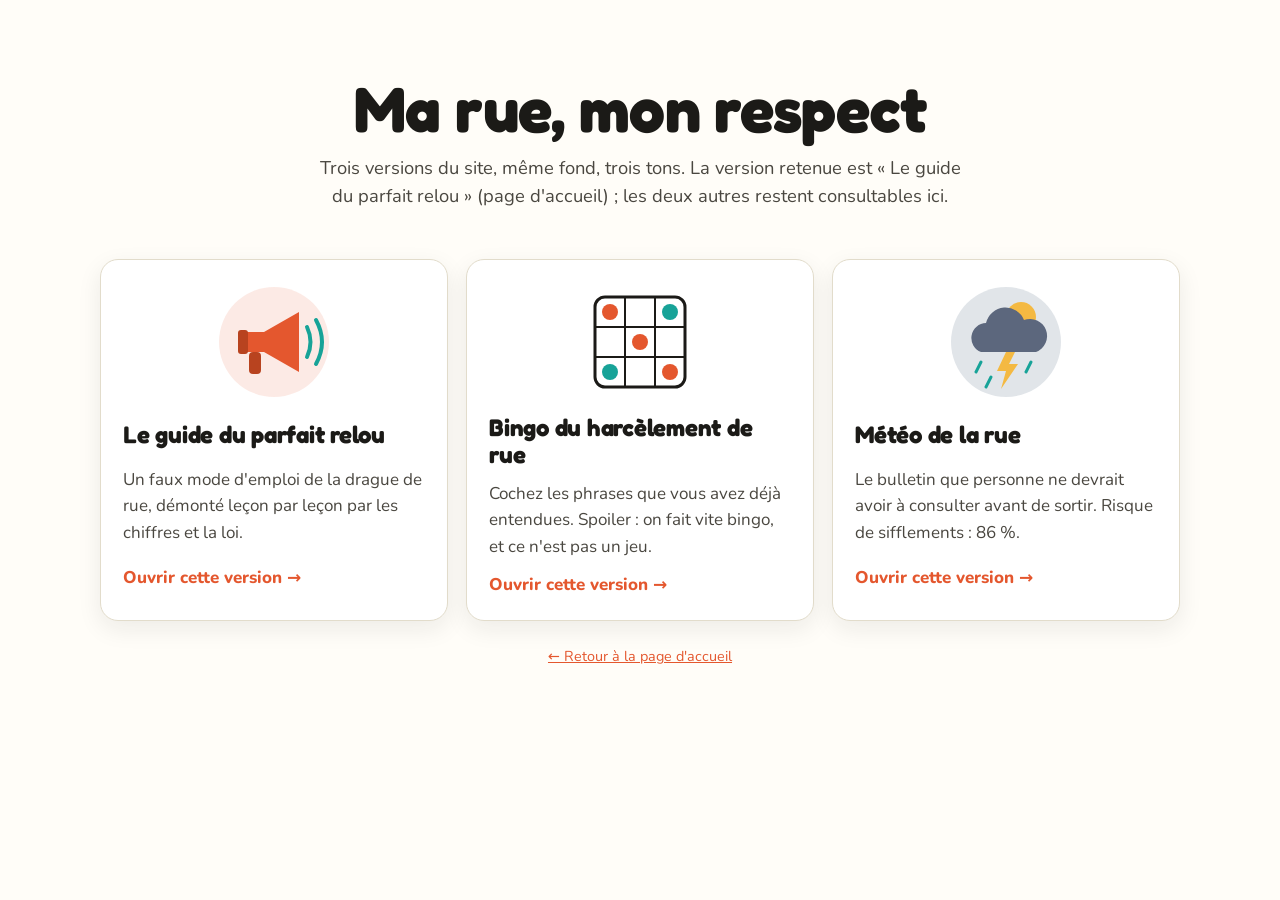
<file: versions.html>
<!doctype html>
<html lang="fr">
<head>
  <meta charset="utf-8">
  <meta name="viewport" content="width=device-width, initial-scale=1">
  <title>Ma rue, mon respect — les trois versions</title>
  <meta name="description" content="Campagne lycéenne contre le harcèlement de rue : choisissez une version du site.">
  <link rel="preconnect" href="https://fonts.googleapis.com">
  <link href="https://fonts.googleapis.com/css2?family=Fredoka:wght@500;700&family=Nunito:wght@400;700;800&display=swap" rel="stylesheet">
  <link rel="stylesheet" href="shared/base.css">
  <style>
    body { background: var(--bg); }
    .hero { padding: 72px 0 32px; text-align: center; }
    .hero h1 { margin-bottom: 8px; }
    .choices { padding: 16px 0 80px; }
    .choice { text-decoration: none; color: inherit; display: grid; gap: 12px; transition: transform 0.15s ease; }
    .choice:hover { transform: translateY(-4px); }
    .choice img { width: 120px; height: 120px; margin: 0 auto; }
    .choice h2 { font-size: 1.5rem; margin: 0; }
    .choice .pitch { color: var(--ink-2); margin: 0; }
    .choice .go { color: var(--accent); font-weight: 800; }
    .note { max-width: 60ch; margin: 24px auto 0; text-align: center; color: var(--muted); font-size: 0.9rem; }
  </style>
</head>
<body>
  <main>
    <header class="hero wrap">
      <h1>Ma rue, mon respect</h1>
      <p class="lead" style="margin: 0 auto;">Trois versions du site, même fond, trois tons. La version retenue est « Le guide du parfait relou » (page d'accueil) ; les deux autres restent consultables ici.</p>
    </header>
    <section class="choices wrap">
      <div class="grid grid-3">
        <a class="card choice" href="index.html">
          <img src="shared/img/megaphone.svg" alt="">
          <h2>Le guide du parfait relou</h2>
          <p class="pitch">Un faux mode d'emploi de la drague de rue, démonté leçon par leçon par les chiffres et la loi.</p>
          <span class="go">Ouvrir cette version →</span>
        </a>
        <a class="card choice" href="bingo/index.html">
          <img src="shared/img/bingo.svg" alt="">
          <h2>Bingo du harcèlement de rue</h2>
          <p class="pitch">Cochez les phrases que vous avez déjà entendues. Spoiler : on fait vite bingo, et ce n'est pas un jeu.</p>
          <span class="go">Ouvrir cette version →</span>
        </a>
        <a class="card choice" href="meteo/index.html">
          <img src="shared/img/meteo.svg" alt="">
          <h2>Météo de la rue</h2>
          <p class="pitch">Le bulletin que personne ne devrait avoir à consulter avant de sortir. Risque de sifflements : 86 %.</p>
          <span class="go">Ouvrir cette version →</span>
        </a>
      </div>
      <p class="note"><a href="index.html">← Retour à la page d'accueil</a></p>
    </section>
  </main>
</body>
</html>
</file>
<file: shared/base.css>
/* Ma rue, mon respect — styles communs aux trois versions */
:root {
  --bg: #fffdf8;
  --bg-2: #f3eee2;
  --ink: #1b1a17;
  --ink-2: #4a4740;
  --muted: #7a766c;
  --accent: #e4572e;
  --accent-ink: #ffffff;
  --accent-2: #17a398;
  --warn: #f4b942;
  --card: #ffffff;
  --line: #e2dccb;
  --shadow: 0 8px 24px rgba(27, 26, 23, 0.08);
  --radius: 18px;
  --font: "Nunito", "Segoe UI", system-ui, -apple-system, sans-serif;
  --font-display: "Fredoka", "Nunito", "Segoe UI", system-ui, sans-serif;
  --max: 1080px;
}
@media (prefers-color-scheme: dark) {
  :root:not([data-theme="light"]) {
    --bg: #15161a; --bg-2: #1e2026; --ink: #f1efe8; --ink-2: #c9c5b9; --muted: #8f8b80;
    --card: #22242b; --line: #33363f; --shadow: 0 8px 24px rgba(0, 0, 0, 0.4);
  }
}
:root[data-theme="dark"] {
  --bg: #15161a; --bg-2: #1e2026; --ink: #f1efe8; --ink-2: #c9c5b9; --muted: #8f8b80;
  --card: #22242b; --line: #33363f; --shadow: 0 8px 24px rgba(0, 0, 0, 0.4);
}

*, *::before, *::after { box-sizing: border-box; }
html { scroll-behavior: smooth; }
body {
  margin: 0; background: var(--bg); color: var(--ink); font-family: var(--font);
  font-size: 17px; line-height: 1.55; overflow-x: hidden;
}
img, svg { max-width: 100%; height: auto; display: block; }
a { color: var(--accent); }
h1, h2, h3 { font-family: var(--font-display); line-height: 1.15; margin: 0 0 0.5em; letter-spacing: -0.01em; }
h1 { font-size: clamp(2.2rem, 6vw, 4rem); }
h2 { font-size: clamp(1.6rem, 4vw, 2.5rem); }
h3 { font-size: 1.25rem; }
p { margin: 0 0 1em; }
.wrap { width: 100%; max-width: var(--max); margin: 0 auto; padding: 0 16px; }
section { padding: 64px 0; }
.section-title { display: flex; align-items: center; gap: 12px; flex-wrap: wrap; margin-bottom: 8px; }
.section-title .tag {
  font-size: 0.8rem; font-weight: 800; text-transform: uppercase; letter-spacing: 0.08em;
  background: var(--accent); color: var(--accent-ink); padding: 4px 10px; border-radius: 999px;
}
.lead { font-size: 1.15rem; color: var(--ink-2); max-width: 60ch; }
.muted { color: var(--muted); }
.small { font-size: 0.85rem; }

/* Navigation */
.nav {
  position: sticky; top: 0; z-index: 50; background: color-mix(in srgb, var(--bg) 88%, transparent);
  backdrop-filter: blur(10px); border-bottom: 1px solid var(--line);
}
.nav .wrap { display: flex; align-items: center; justify-content: space-between; gap: 12px; min-height: 60px; }
.nav .brand { font-family: var(--font-display); font-weight: 700; font-size: 1.1rem; color: var(--ink); text-decoration: none; display: flex; align-items: center; gap: 8px; }
.nav .brand .dot { width: 12px; height: 12px; border-radius: 50%; background: var(--accent); }
.nav ul { list-style: none; display: flex; gap: 4px; margin: 0; padding: 0; flex-wrap: wrap; justify-content: flex-end; }
.nav li a { text-decoration: none; color: var(--ink-2); font-weight: 700; font-size: 0.9rem; padding: 6px 10px; border-radius: 999px; }
.nav li a:hover { background: var(--bg-2); color: var(--ink); }
@media (max-width: 640px) { .nav li a { padding: 6px 8px; font-size: 0.8rem; } }

/* Boutons et cartes */
.btn {
  display: inline-flex; align-items: center; gap: 8px; padding: 12px 20px; border-radius: 999px;
  background: var(--accent); color: var(--accent-ink); font-weight: 800; text-decoration: none;
  border: 0; cursor: pointer; font-family: inherit; font-size: 1rem; box-shadow: var(--shadow);
  transition: transform 0.15s ease, filter 0.15s ease;
}
.btn:hover { transform: translateY(-2px); filter: brightness(1.05); }
.btn.ghost { background: transparent; color: var(--ink); border: 2px solid var(--line); box-shadow: none; }
.card {
  background: var(--card); border: 1px solid var(--line); border-radius: var(--radius);
  padding: 22px; box-shadow: var(--shadow);
}
.grid { display: grid; gap: 18px; }
.grid-2 { grid-template-columns: repeat(auto-fit, minmax(280px, 1fr)); }
.grid-3 { grid-template-columns: repeat(auto-fit, minmax(240px, 1fr)); }

/* Gros chiffres */
.stat-big { display: flex; flex-direction: column; gap: 4px; }
.stat-big .num {
  font-family: var(--font-display); font-weight: 700; font-size: clamp(2.6rem, 7vw, 4.2rem);
  line-height: 1; color: var(--accent); font-variant-numeric: tabular-nums;
}
.stat-big .label { color: var(--ink-2); max-width: 32ch; }
.source { font-size: 0.78rem; color: var(--muted); }
.source a { color: inherit; }

/* Graphiques en barres (tout le texte est en HTML, pas dans un SVG) */
.chart { display: flex; flex-direction: column; gap: 10px; }
.chart .chart-title { font-weight: 800; margin-bottom: 4px; }
.chart .row { display: grid; grid-template-columns: minmax(110px, 36%) 1fr auto; align-items: center; gap: 10px; }
.chart .row .lbl { font-size: 0.92rem; color: var(--ink-2); }
.chart .row .track { height: 18px; background: var(--bg-2); border-radius: 999px; overflow: hidden; }
.chart .row .bar { height: 100%; width: 0; background: var(--accent); border-radius: 999px; transition: width 1.1s cubic-bezier(0.2, 0.8, 0.2, 1); }
.chart .row.alt .bar { background: var(--accent-2); }
.chart .row .val { font-weight: 800; font-variant-numeric: tabular-nums; min-width: 3.5ch; text-align: right; }
@media (max-width: 480px) {
  .chart .row { grid-template-columns: 1fr auto; }
  .chart .row .lbl { grid-column: 1 / -1; }
}

/* Lois */
.law { display: grid; gap: 8px; }
.law .law-head { display: flex; justify-content: space-between; gap: 10px; flex-wrap: wrap; align-items: baseline; }
.law .law-nature { font-size: 0.75rem; font-weight: 800; text-transform: uppercase; letter-spacing: 0.06em; padding: 3px 8px; border-radius: 6px; background: var(--bg-2); color: var(--ink-2); }
.law .law-nature.crime { background: var(--accent); color: var(--accent-ink); }
.law .law-nature.delit { background: var(--warn); color: #1b1a17; }
.law .law-article { font-size: 0.85rem; color: var(--muted); }
.law .law-peine { display: grid; gap: 6px; grid-template-columns: repeat(auto-fit, minmax(180px, 1fr)); }
.law .law-peine div { background: var(--bg-2); border-radius: 10px; padding: 10px 12px; font-size: 0.92rem; }
.law .law-peine strong { display: block; font-size: 0.75rem; text-transform: uppercase; letter-spacing: 0.06em; color: var(--muted); margin-bottom: 2px; }
.law ul { margin: 0; padding-left: 18px; }

/* Actions */
.action { display: grid; grid-template-columns: 48px 1fr; gap: 14px; align-items: start; }
.action .ico { width: 48px; height: 48px; border-radius: 14px; background: var(--bg-2); display: grid; place-items: center; font-size: 1.5rem; }
.action h3 { margin-bottom: 4px; }
.contacts { display: flex; flex-wrap: wrap; gap: 10px; }
.contacts .contact { background: var(--card); border: 1px solid var(--line); border-radius: 12px; padding: 10px 14px; min-width: 160px; }
.contacts .contact .n { font-family: var(--font-display); font-size: 1.5rem; font-weight: 700; color: var(--accent); }
.contacts .contact .t { font-size: 0.85rem; color: var(--ink-2); }

/* Pied de page */
footer { padding: 40px 0 60px; border-top: 1px solid var(--line); color: var(--ink-2); font-size: 0.92rem; }
footer .insta { display: inline-flex; align-items: center; gap: 8px; font-weight: 800; text-decoration: none; color: var(--ink); }
footer ol { padding-left: 20px; }
footer li { margin-bottom: 4px; }

/* Apparition au défilement */
.reveal { opacity: 0; transform: translateY(14px); transition: opacity 0.6s ease, transform 0.6s ease; }
.reveal.in { opacity: 1; transform: none; }
@media (prefers-reduced-motion: reduce) {
  .reveal { opacity: 1; transform: none; transition: none; }
  .chart .row .bar { transition: none; }
}
.sr-only { position: absolute; width: 1px; height: 1px; overflow: hidden; clip: rect(0 0 0 0); }
</file>
